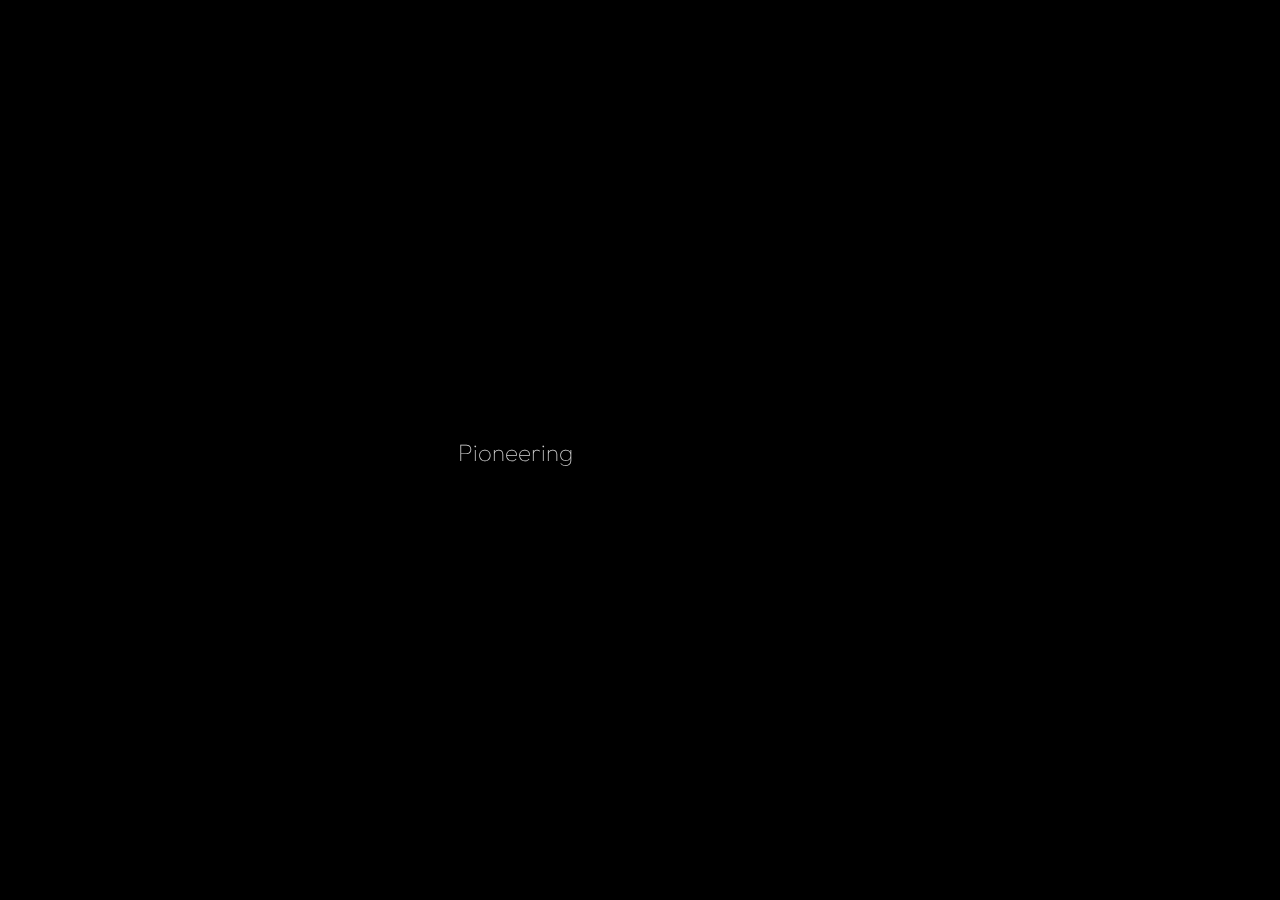
<file: home-2.html>
<!DOCTYPE html>
<html lang="zxx">

<head>

    <meta charset="UTF-8">
    <meta name="viewport" content="width=device-width, initial-scale=1.0">
    <meta http-equiv="X-UA-Compatible" content="ie=edge">

    <!-- bootstrap grid css -->
    <link rel="stylesheet" href="css/plugins/bootstrap-grid.css">
    <!-- font awesome css -->
    <link rel="stylesheet" href="css/plugins/font-awesome.min.css">
    <!-- swiper css -->
    <link rel="stylesheet" href="css/plugins/swiper.min.css">
    <!-- fancybox css -->
    <link rel="stylesheet" href="css/plugins/fancybox.min.css">
    <!-- ashley scss -->
    <link rel="stylesheet" href="css/style.css">
    <!-- page name -->
    <title>Ashley</title>

</head>

<body>

    <!-- wrapper -->
    <div class="mil-wrapper" id="top">

        <!-- cursor -->
        <div class="mil-ball">
            <span class="mil-icon-1">
                <svg viewBox="0 0 128 128">
                    <path d="M106.1,41.9c-1.2-1.2-3.1-1.2-4.2,0c-1.2,1.2-1.2,3.1,0,4.2L116.8,61H11.2l14.9-14.9c1.2-1.2,1.2-3.1,0-4.2	c-1.2-1.2-3.1-1.2-4.2,0l-20,20c-1.2,1.2-1.2,3.1,0,4.2l20,20c0.6,0.6,1.4,0.9,2.1,0.9s1.5-0.3,2.1-0.9c1.2-1.2,1.2-3.1,0-4.2	L11.2,67h105.5l-14.9,14.9c-1.2,1.2-1.2,3.1,0,4.2c0.6,0.6,1.4,0.9,2.1,0.9s1.5-0.3,2.1-0.9l20-20c1.2-1.2,1.2-3.1,0-4.2L106.1,41.9	z" />
                </svg>
            </span>
            <div class="mil-more-text">More</div>
            <div class="mil-choose-text">Сhoose</div>
        </div>
        <!-- cursor end -->

        <!-- preloader -->
        <div class="mil-preloader">
            <div class="mil-preloader-animation">
                <div class="mil-pos-abs mil-animation-1">
                    <p class="mil-h3 mil-muted mil-thin">Pioneering</p>
                    <p class="mil-h3 mil-muted">Creative</p>
                    <p class="mil-h3 mil-muted mil-thin">Excellence</p>
                </div>
                <div class="mil-pos-abs mil-animation-2">
                    <div class="mil-reveal-frame">
                        <p class="mil-reveal-box"></p>
                        <p class="mil-h3 mil-muted mil-thin">ashley.com</p>
                    </div>
                </div>
            </div>
        </div>
        <!-- preloader end -->

        <!-- scrollbar progress -->
        <div class="mil-progress-track">
            <div class="mil-progress"></div>
        </div>
        <!-- scrollbar progress end -->

        <!-- menu -->
        <div class="mil-menu-frame">
            <!-- frame clone -->
            <div class="mil-frame-top">
                <a href="home-1.html" class="mil-logo">A.</a>
                <div class="mil-menu-btn">
                    <span></span>
                </div>
            </div>
            <!-- frame clone end -->
            <div class="container">
                <div class="mil-menu-content">
                    <div class="row">
                        <div class="col-xl-5">

                            <nav class="mil-main-menu" id="swupMenu">
                                <ul>
                                    <li class="mil-has-children mil-active">
                                        <a href="#.">Homepage</a>
                                        <ul>
                                            <li><a href="home-1.html">Landing page</a></li>
                                            <li><a href="home-2.html">Personal</a></li>
                                            <li><a href="portfolio-3.html">Portfolio slider</a></li>
                                        </ul>
                                    </li>
                                    <li class="mil-has-children">
                                        <a href="#.">Portfolio</a>
                                        <ul>
                                            <li><a href="portfolio-1.html">Grid type 1</a></li>
                                            <li><a href="portfolio-2.html">Grid type 2</a></li>
                                            <li><a href="portfolio-3.html">Slider</a></li>
                                        </ul>
                                    </li>
                                    <li class="mil-has-children">
                                        <a href="#.">Services</a>
                                        <ul>
                                            <li><a href="services.html">Services List</a></li>
                                            <li><a href="service.html">Single service</a></li>
                                        </ul>
                                    </li>
                                    <li class="mil-has-children">
                                        <a href="#.">Newsletter</a>
                                        <ul>
                                            <li><a href="blog.html">Blog List</a></li>
                                            <li><a href="publication.html">Publication</a></li>
                                        </ul>
                                    </li>
                                    <li class="mil-has-children">
                                        <a href="#.">Other pages</a>
                                        <ul>
                                            <li><a href="team.html">Team</a></li>
                                            <li><a href="contact.html">Contact</a></li>
                                            <li><a href="404.html">404</a></li>
                                        </ul>
                                    </li>
                                </ul>
                            </nav>

                        </div>
                        <div class="col-xl-7">

                            <div class="mil-menu-right-frame">
                                <div class="mil-animation-in">
                                    <div class="mil-animation-frame">
                                        <div class="mil-animation mil-position-1 mil-scale" data-value-1="2" data-value-2="2"></div>
                                    </div>
                                </div>
                                <div class="mil-menu-right">
                                    <div class="row">
                                        <div class="col-lg-8 mil-mb-60">

                                            <h6 class="mil-muted mil-mb-30">Projects</h6>

                                            <ul class="mil-menu-list">
                                                <li><a href="project-1.html" class="mil-light-soft">Interior design studio</a></li>
                                                <li><a href="project-2.html" class="mil-light-soft">Home Security Camera</a></li>
                                                <li><a href="project-3.html" class="mil-light-soft">Kemia Honest Skincare</a></li>
                                                <li><a href="project-4.html" class="mil-light-soft">Cascade of Lava</a></li>
                                                <li><a href="project-5.html" class="mil-light-soft">Air Pro by Molekule</a></li>
                                                <li><a href="project-6.html" class="mil-light-soft">Tony's Chocolonely</a></li>
                                            </ul>

                                        </div>
                                        <div class="col-lg-4 mil-mb-60">

                                            <h6 class="mil-muted mil-mb-30">Useful links</h6>

                                            <ul class="mil-menu-list">
                                                <li><a href="#." class="mil-light-soft">Privacy Policy</a></li>
                                                <li><a href="#." class="mil-light-soft">Terms and conditions</a></li>
                                                <li><a href="#." class="mil-light-soft">Cookie Policy</a></li>
                                                <li><a href="#." class="mil-light-soft">Careers</a></li>
                                            </ul>

                                        </div>
                                    </div>
                                    <div class="mil-divider mil-mb-60"></div>
                                    <div class="row justify-content-between">

                                        <div class="col-lg-4 mil-mb-60">

                                            <h6 class="mil-muted mil-mb-30">Canada</h6>

                                            <p class="mil-light-soft mil-up">71 South Los Carneros Road, California <span class="mil-no-wrap">+51 174 705 812</span></p>

                                        </div>
                                        <div class="col-lg-4 mil-mb-60">

                                            <h6 class="mil-muted mil-mb-30">Germany</h6>

                                            <p class="mil-light-soft">Leehove 40, 2678 MC De Lier, Netherlands <span class="mil-no-wrap">+31 174 705 811</span></p>

                                        </div>
                                    </div>
                                </div>
                            </div>

                        </div>
                    </div>
                </div>
            </div>
        </div>
        <!-- menu -->

        <!-- curtain -->
        <div class="mil-curtain"></div>
        <!-- curtain end -->

        <!-- frame -->
        <div class="mil-frame">
            <div class="mil-frame-top">
                <a href="home-1.html" class="mil-logo">A.</a>
                <div class="mil-menu-btn">
                    <span></span>
                </div>
            </div>
            <div class="mil-frame-bottom">
                <div class="mil-current-page"></div>
                <div class="mil-back-to-top">
                    <a href="#top" class="mil-link mil-dark mil-arrow-place">
                        <span>Back to top</span>
                    </a>
                </div>
            </div>
        </div>
        <!-- frame end -->

        <!-- content -->
        <div class="mil-content">
            <div id="swupMain" class="mil-main-transition">

                <!-- banner -->
                <section class="mil-banner-personal">

                    <div class="mil-animation-frame">
                        <div class="mil-animation mil-position-4 mil-dark mil-scale" data-value-1="7" data-value-2="1.4" style="right: 25%"></div>
                    </div>

                    <div class="container">
                        <div class="mil-banner-content mil-up">

                            <div class="row align-items-center">
                                <div class="col-lg-6">
                                    <div class="mil-personal-text">
                                        <p class="mil-mb-60">Hello! My name is</p>
                                        <h1 class="mil-mb-60">Ashley <br>Goodman</h1>
                                        <div class="row justify-content-center">
                                            <div class="col-lg-8">

                                                <span class="mil-suptitle mil-suptitle-dark mil-mb-60">Passionately Creating Design Wonders: <br>Unleashing Boundless Creativity</span>

                                                <a href="services.html" class="mil-link mil-dark mil-arrow-place">
                                                    <span>More about me</span>
                                                </a>

                                            </div>
                                        </div>
                                    </div>
                                </div>
                                <div class="col-lg-6">
                                    <div class="mil-portrait-frame">
                                        <img src="img/faces/large/1.png" alt="Portrait">
                                    </div>
                                </div>
                            </div>

                            <div class="mil-banner-panel">
                                <h5>Designing a Better World Today</h5>

                                <div class="mil-right">
                                    <div class="mil-social-frame">
                                        <ul class="mil-social-icons mil-dark">
                                            <li><a href="#." target="_blank" class="social-icon"><i class="far fa-circle"></i></a></li>
                                            <li><a href="#." target="_blank" class="social-icon"><i class="far fa-circle"></i></a></li>
                                            <li><a href="#." target="_blank" class="social-icon"><i class="far fa-circle"></i></a></li>
                                            <li><a href="#." target="_blank" class="social-icon"><i class="far fa-circle"></i></a></li>
                                        </ul>
                                    </div>
                                    <a href="portfolio-3.html" class="mil-button mil-arrow-place">
                                        <span>View pOrtfolio</span>
                                    </a>
                                </div>


                            </div>

                        </div>
                    </div>

                </section>
                <!-- banner end -->

                <!-- hidden elements -->
                <div class="mil-hidden-elements">
                    <div class="mil-dodecahedron">
                        <div class="mil-pentagon">
                            <div></div>
                            <div></div>
                            <div></div>
                            <div></div>
                            <div></div>
                        </div>
                        <div class="mil-pentagon">
                            <div></div>
                            <div></div>
                            <div></div>
                            <div></div>
                            <div></div>
                        </div>
                        <div class="mil-pentagon">
                            <div></div>
                            <div></div>
                            <div></div>
                            <div></div>
                            <div></div>
                        </div>
                        <div class="mil-pentagon">
                            <div></div>
                            <div></div>
                            <div></div>
                            <div></div>
                            <div></div>
                        </div>
                        <div class="mil-pentagon">
                            <div></div>
                            <div></div>
                            <div></div>
                            <div></div>
                            <div></div>
                        </div>
                        <div class="mil-pentagon">
                            <div></div>
                            <div></div>
                            <div></div>
                            <div></div>
                            <div></div>
                        </div>
                        <div class="mil-pentagon">
                            <div></div>
                            <div></div>
                            <div></div>
                            <div></div>
                            <div></div>
                        </div>
                        <div class="mil-pentagon">
                            <div></div>
                            <div></div>
                            <div></div>
                            <div></div>
                            <div></div>
                        </div>
                        <div class="mil-pentagon">
                            <div></div>
                            <div></div>
                            <div></div>
                            <div></div>
                            <div></div>
                        </div>
                        <div class="mil-pentagon">
                            <div></div>
                            <div></div>
                            <div></div>
                            <div></div>
                            <div></div>
                        </div>
                        <div class="mil-pentagon">
                            <div></div>
                            <div></div>
                            <div></div>
                            <div></div>
                            <div></div>
                        </div>
                        <div class="mil-pentagon">
                            <div></div>
                            <div></div>
                            <div></div>
                            <div></div>
                            <div></div>
                        </div>
                    </div>

                    <svg xmlns="http://www.w3.org/2000/svg" viewBox="0 0 24 24" class="mil-arrow">
                        <path d="M 14 5.3417969 C 13.744125 5.3417969 13.487969 5.4412187 13.292969 5.6367188 L 13.207031 5.7226562 C 12.816031 6.1136563 12.816031 6.7467188 13.207031 7.1367188 L 17.070312 11 L 4 11 C 3.448 11 3 11.448 3 12 C 3 12.552 3.448 13 4 13 L 17.070312 13 L 13.207031 16.863281 C 12.816031 17.254281 12.816031 17.887344 13.207031 18.277344 L 13.292969 18.363281 C 13.683969 18.754281 14.317031 18.754281 14.707031 18.363281 L 20.363281 12.707031 C 20.754281 12.316031 20.754281 11.682969 20.363281 11.292969 L 14.707031 5.6367188 C 14.511531 5.4412187 14.255875 5.3417969 14 5.3417969 z" />
                    </svg>

                    <svg width="250" viewBox="0 0 300 1404" fill="none" xmlns="http://www.w3.org/2000/svg" class="mil-lines">
                        <path fill-rule="evenodd" clip-rule="evenodd" d="M1 892L1 941H299V892C299 809.71 232.29 743 150 743C67.7096 743 1 809.71 1 892ZM0 942H300V892C300 809.157 232.843 742 150 742C67.1573 742 0 809.157 0 892L0 942Z" class="mil-move" />
                        <path fill-rule="evenodd" clip-rule="evenodd" d="M299 146V97L1 97V146C1 228.29 67.7096 295 150 295C232.29 295 299 228.29 299 146ZM300 96L0 96V146C0 228.843 67.1573 296 150 296C232.843 296 300 228.843 300 146V96Z" class="mil-move" />
                        <path fill-rule="evenodd" clip-rule="evenodd" d="M299 1H1V1403H299V1ZM0 0V1404H300V0H0Z" />
                        <path fill-rule="evenodd" clip-rule="evenodd" d="M150 -4.37115e-08L150 1404L149 1404L149 0L150 -4.37115e-08Z" />
                        <path fill-rule="evenodd" clip-rule="evenodd" d="M150 1324C232.29 1324 299 1257.29 299 1175C299 1092.71 232.29 1026 150 1026C67.7096 1026 1 1092.71 1 1175C1 1257.29 67.7096 1324 150 1324ZM150 1325C232.843 1325 300 1257.84 300 1175C300 1092.16 232.843 1025 150 1025C67.1573 1025 0 1092.16 0 1175C0 1257.84 67.1573 1325 150 1325Z" class="mil-move" />
                        <path fill-rule="evenodd" clip-rule="evenodd" d="M300 1175H0V1174H300V1175Z" class="mil-move" />
                        <path fill-rule="evenodd" clip-rule="evenodd" d="M150 678C232.29 678 299 611.29 299 529C299 446.71 232.29 380 150 380C67.7096 380 1 446.71 1 529C1 611.29 67.7096 678 150 678ZM150 679C232.843 679 300 611.843 300 529C300 446.157 232.843 379 150 379C67.1573 379 0 446.157 0 529C0 611.843 67.1573 679 150 679Z" class="mil-move" />
                        <path fill-rule="evenodd" clip-rule="evenodd" d="M299 380H1V678H299V380ZM0 379V679H300V379H0Z" class="mil-move" />
                    </svg>
                </div>
                <!-- hidden elements end -->

            </div>
        </div>
        <!-- content -->
    </div>
    <!-- wrapper end -->

    <!-- jQuery js -->
    <script src="js/plugins/jquery.min.js"></script>
    <!-- swup js -->
    <script src="js/plugins/swup.min.js"></script>
    <!-- swiper js -->
    <script src="js/plugins/swiper.min.js"></script>
    <!-- fancybox js -->
    <script src="js/plugins/fancybox.min.js"></script>
    <!-- gsap js -->
    <script src="js/plugins/gsap.min.js"></script>
    <!-- scroll smoother -->
    <script src="js/plugins/smooth-scroll.js"></script>
    <!-- scroll trigger js -->
    <script src="js/plugins/ScrollTrigger.min.js"></script>
    <!-- scroll to js -->
    <script src="js/plugins/ScrollTo.min.js"></script>
    <!-- ashley js -->
    <script src="js/main.js"></script>

</body>

</html>
</file>
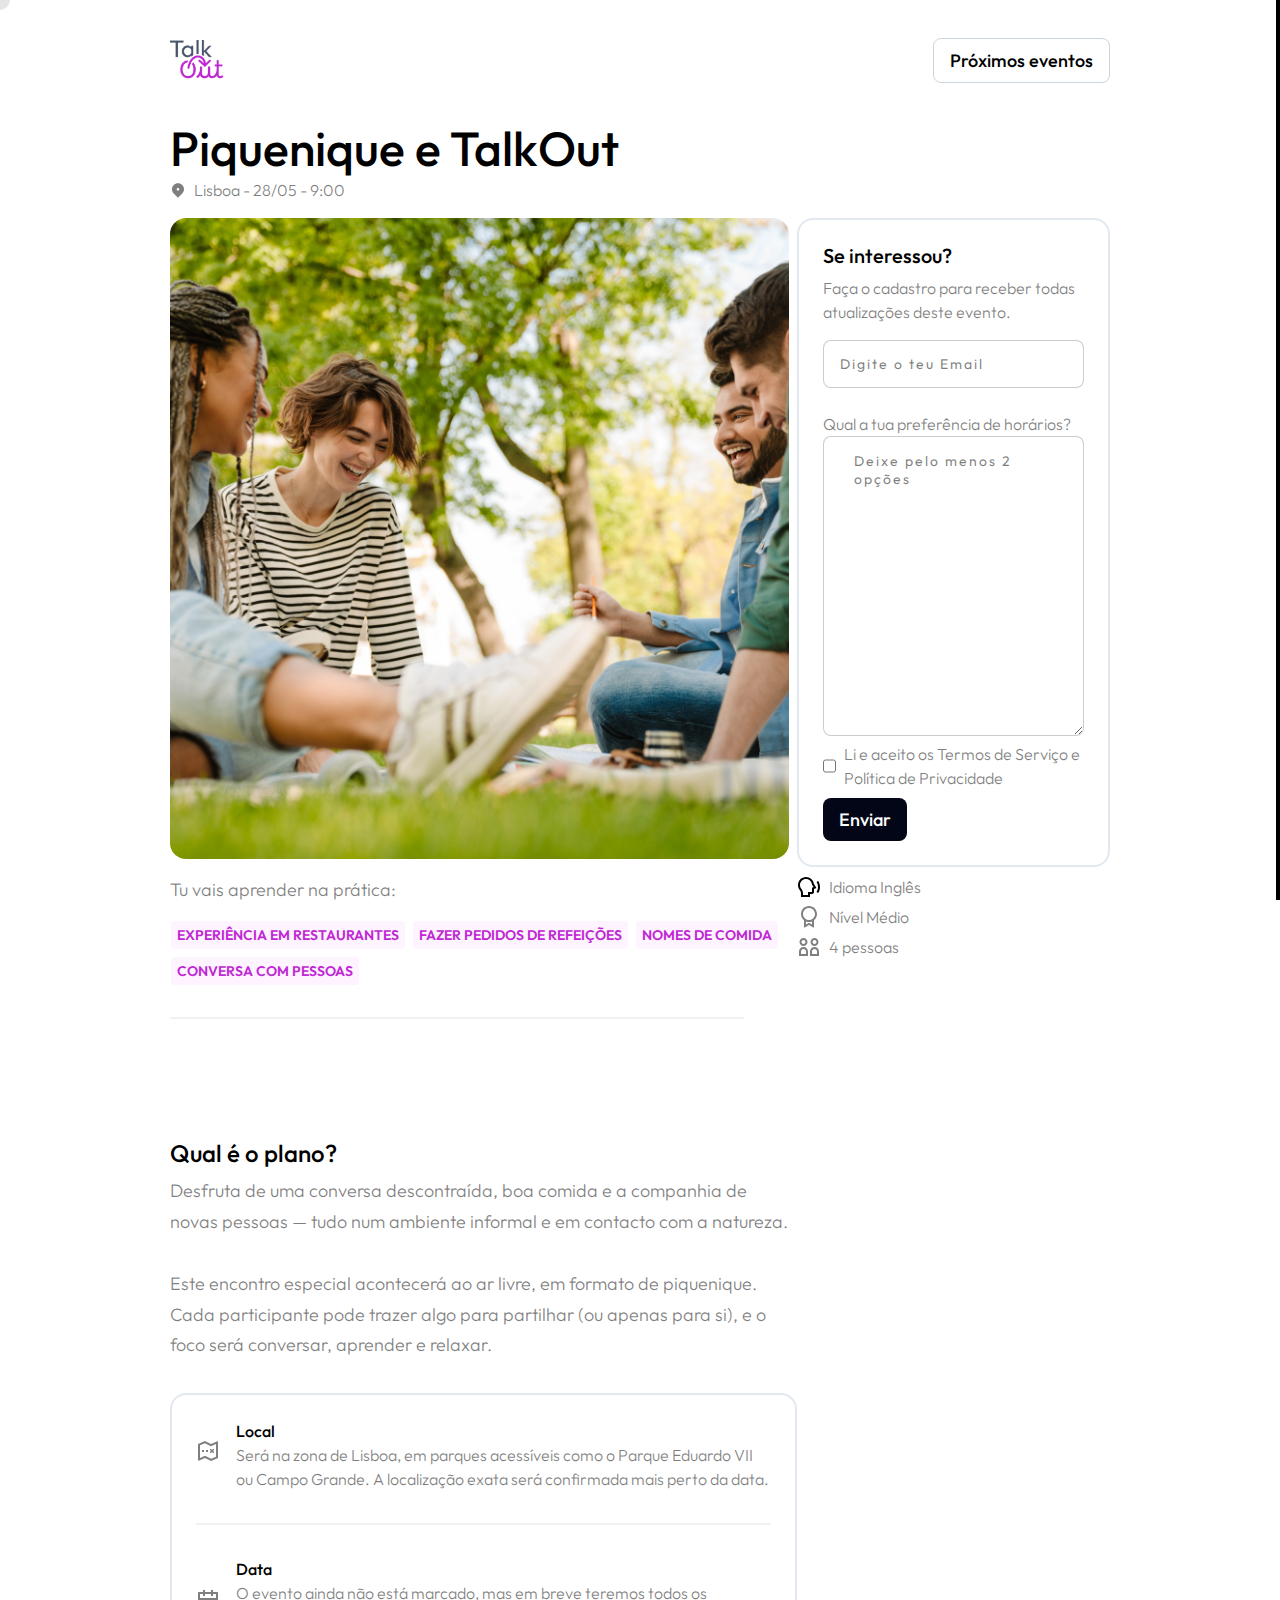
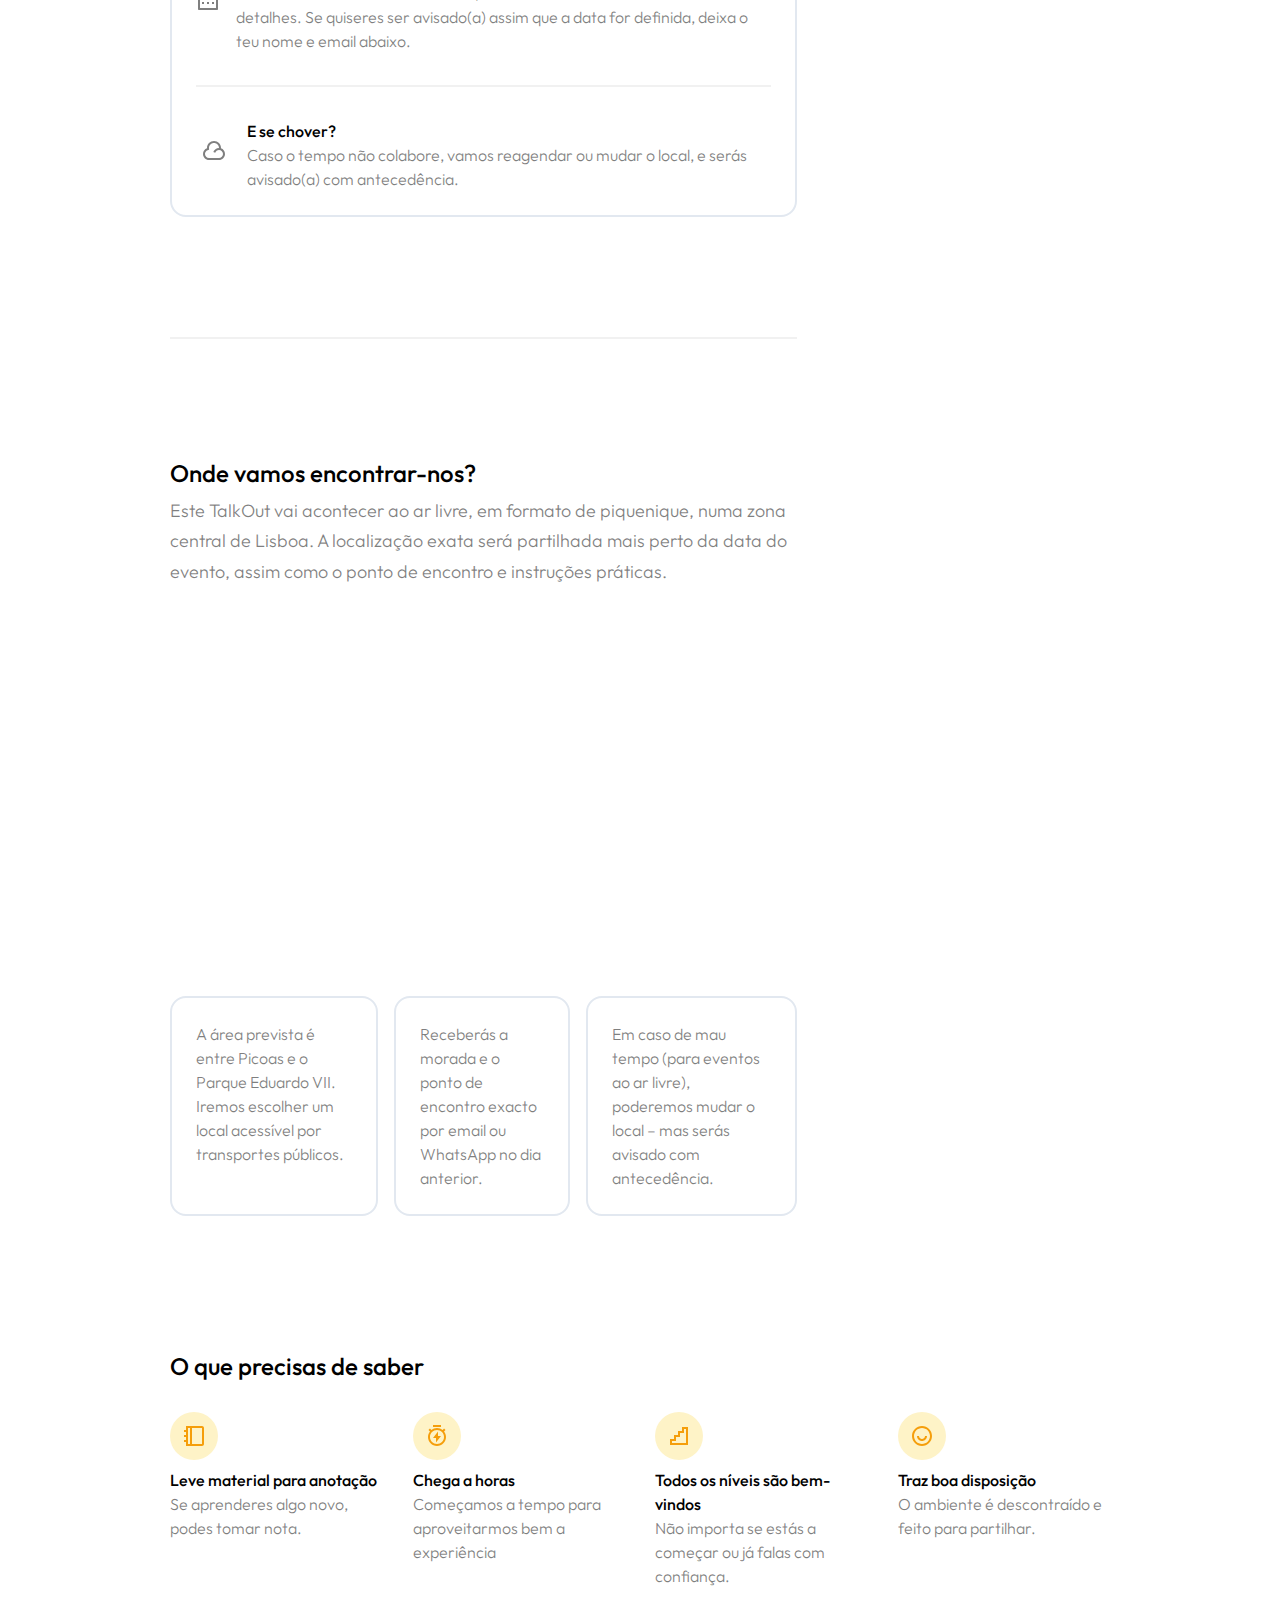
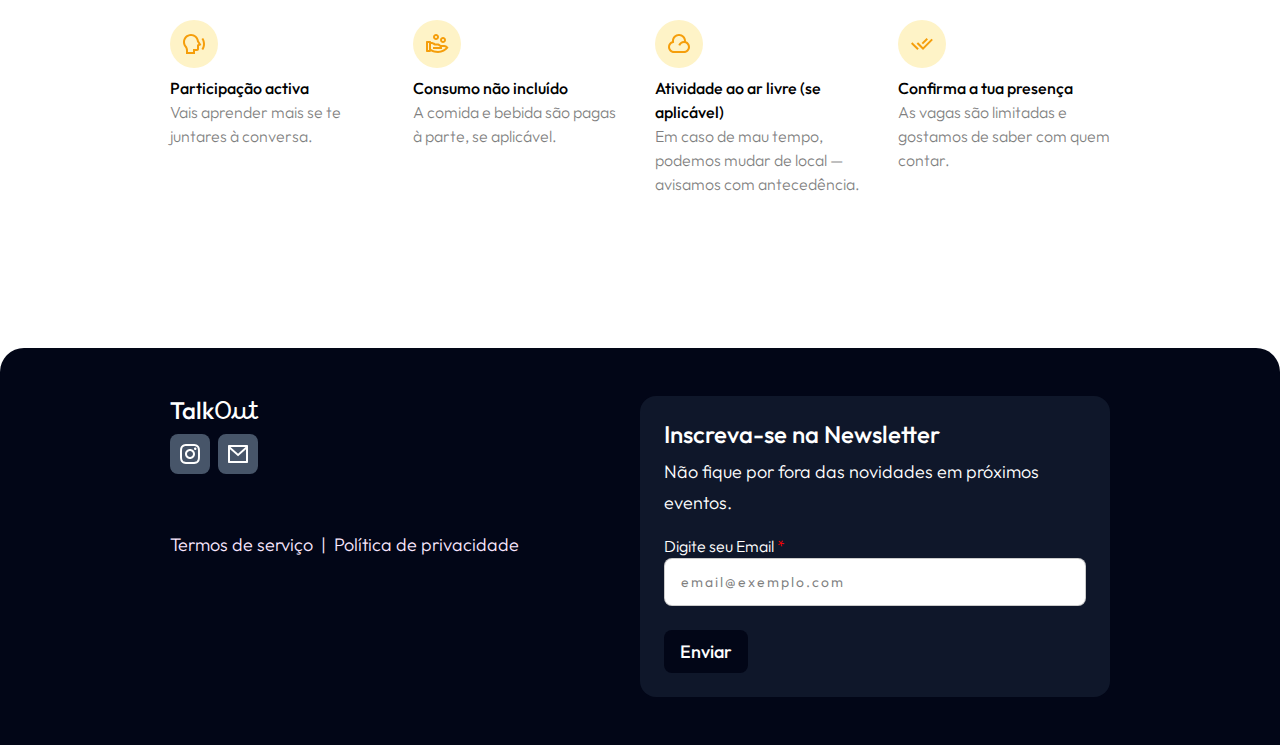
<file: piquenique-e-talkout.html>
<!DOCTYPE html>
<html lang="zxx">

<head>

    <meta charset="UTF-8">
    <meta name="viewport" content="width=device-width, initial-scale=1.0">
    <meta http-equiv="X-UA-Compatible" content="ie=edge">

    <!-- bootstrap grid css -->
    <link rel="stylesheet" href="css/plugins/bootstrap-grid.css">
    <!-- font awesome css -->
    <link rel="stylesheet" href="css/plugins/font-awesome.min.css">
    <!-- swiper css -->
    <link rel="stylesheet" href="css/plugins/swiper.min.css">
    <!-- fancybox css -->
    <link rel="stylesheet" href="css/plugins/fancybox.min.css">
    <!-- ashley scss -->
    <link rel="stylesheet" href="css/style.css">
    <!-- page name -->
    <title>Piquenique e TalkOut</title>

    <link rel="icon" type="image/png" href="img/photo/favicon.png">

</head>



<body>

    <!-- wrapper -->
    <div class="mil-wrapper" id="top">

        <!-- cursor -->
        <div class="mil-ball">
            <span class="mil-icon-1">
                <svg viewBox="0 0 128 128">
                    <path d="M106.1,41.9c-1.2-1.2-3.1-1.2-4.2,0c-1.2,1.2-1.2,3.1,0,4.2L116.8,61H11.2l14.9-14.9c1.2-1.2,1.2-3.1,0-4.2	c-1.2-1.2-3.1-1.2-4.2,0l-20,20c-1.2,1.2-1.2,3.1,0,4.2l20,20c0.6,0.6,1.4,0.9,2.1,0.9s1.5-0.3,2.1-0.9c1.2-1.2,1.2-3.1,0-4.2	L11.2,67h105.5l-14.9,14.9c-1.2,1.2-1.2,3.1,0,4.2c0.6,0.6,1.4,0.9,2.1,0.9s1.5-0.3,2.1-0.9l20-20c1.2-1.2,1.2-3.1,0-4.2L106.1,41.9	z" />
                </svg>
            </span>
            <div class="mil-more-text">More</div>
            <div class="mil-choose-text">Сhoose</div>
        </div>
        <!-- cursor end -->

        <!-- scrollbar progress -->
        <div class="mil-progress-track">
            <div class="mil-progress"></div>
        </div>
        <!-- scrollbar progress end -->

        <!-- menu -->
        <div class="mil-menu-frame">
            <!-- frame clone -->
            <div class="mil-frame-top">

            </div>
            <!-- frame clone end -->
            <div class="container">
                <div class="mil-menu-content">
                    <div class="row">
                        <div class="col-xl-5">

                            <nav class="mil-main-menu" id="swupMenu">
                                <ul>
                                    <li class="mil-has-children">
                                        <a href="#.">Homepage</a>
                                        <ul>
                                            <li><a href="home-1.html">Landing page</a></li>
                                            <li><a href="home-2.html">Personal</a></li>
                                            <li><a href="portfolio-3.html">Portfolio slider</a></li>
                                        </ul>
                                    </li>                      
                                    <li class="mil-has-children mil-active">
                                        <a href="#.">Email App Onboarding</a>
                                        <ul>
                                            <li><a href="team.html">Team</a></li>
                                            <li><a href="contact.html">Contact</a></li>
                                            <li><a href="404.html">404</a></li>
                                        </ul>
                                    </li>
                                    
                                </ul>
                            </nav>

                        </div>
                        <div class="col-xl-7">

                            <div class="mil-menu-right-frame">
                                <div class="mil-animation-in">
                                    <div class="mil-animation-frame">
                                        <div class="mil-animation mil-position-1 mil-scale" data-value-1="2" data-value-2="2"></div>
                                    </div>
                                </div>
                                <div class="mil-menu-right">
                                    <div class="row">
                                        <div class="col-lg-8 mil-mb-60">

                                            <h6 class="mil-muted mil-mb-30">Projects</h6>

                                            <ul class="mil-menu-list">
                                                <li><a href="project-1.html" class="mil-light-soft">Finbooks AI</a></li>
                                                <li><a href="project-2.html" class="mil-light-soft">Home Security Camera</a></li>
                                                <li><a href="project-3.html" class="mil-light-soft">Kemia Honest Skincare</a></li>
                                                <li><a href="project-4.html" class="mil-light-soft">Cascade of Lava</a></li>
                                                <li><a href="project-5.html" class="mil-light-soft">Air Pro by Molekule</a></li>
                                                <li><a href="project-6.html" class="mil-light-soft">Tony's Chocolonely</a></li>
                                            </ul>

                                        </div>
  
                                    </div>
                                    <div class="mil-divider mil-mb-60"></div>

                                </div>
                            </div>

                        </div>
                    </div>
                </div>
            </div>
        </div>
        <!-- menu -->

        <!-- curtain -->
        <div class="mil-curtain"></div>
        <!-- curtain end -->

        <div id="myModal" class="modal">
            <div class="modal-content">
                <span class="close">&times;</span>
                <h3 class="mil-mb-16">Guardar meu lugar</h3>

                <form action="https://formsubmit.co/info@talkout.today" method="POST" data-swup-form="true">
  
                    <!-- Optional hidden fields -->
                    <input type="hidden" name="_subject" value="Nova inscrição Piquenique e TalkOut">
                    <input type="hidden" name="_captcha" value="false">
                    <input type="hidden" name="_next" value="https://talkout.today/obrigado.html"> <!-- personalize se quiser -->

                    <!-- Nome -->
                    <label for="nome">Digite seu Nome <span style="color:red">*</span></label><br>
                    <input type="text" id="nome" name="nome" placeholder="Seu nome" required><br><br>

                    <!-- Email -->
                    <label for="email">Digite seu Email <span style="color:red">*</span></label><br>
                    <input type="email" id="email" name="email" placeholder="email@exemplo.com" required><br><br>

                    <!-- Botão -->
                    <button class="hero-card-btn" type="submit">Confirmar</button>

                </form>
            </div>
        </div>


        

        

        <!-- content -->
        <div class="mil-content">

            <div class="justify-content-between container" style="height: 120px; align-items: center; display: flex;">
                    <a href="index.html" style="cursor: pointer;">
                        <img  class="logo-40" src="img/photo/talkout-logo-light.png" alt="image">
                    </a>

                    <div class="inline-flex justify-content-center mil-gap-8" >
                                        
                        <!--<a class="btn-secondary">

                            <img src="https://flagcdn.com/w40/gb.png" alt="English" style="width: 20px; margin-right: 8px;">

                            <h5 class="">En</h5>
                        </a>-->

                        <a href="index.html" class="btn-secondary">

                            


                            <h5 class="">Próximos eventos</h5>

                                        
                        
                        </a>

                                        

                    </div>
                </div>
            <div id="swupMain" class="mil-main-transition">


                

                

                <!-- project -->
                <section class="container mil-up" style="gap: 8px;" id="hero">

                    <h2 class="col-lg-12">Piquenique e TalkOut</h2>

                    <div class="align-items-center mil-mb-16 " style="gap: 8px; display: inline-flex;">
                                    <svg xmlns="http://www.w3.org/2000/svg" width="16" height="16" viewBox="0 0 24 24" fill="currentColor"><path d="M18.364 17.364L12 23.7279L5.63604 17.364C2.12132 13.8492 2.12132 8.15076 5.63604 4.63604C9.15076 1.12132 14.8492 1.12132 18.364 4.63604C21.8787 8.15076 21.8787 13.8492 18.364 17.364ZM12 13C13.1046 13 14 12.1046 14 11C14 9.89543 13.1046 9 12 9C10.8954 9 10 9.89543 10 11C10 12.1046 10.8954 13 12 13Z"></path></svg>

                                    <p>Lisboa - 28/05 - 9:00</p>

                                </div>

                    <div class="flex-div mil-gap-8 "  >

                        <div class=" mil-mb-16" style="width: 100%;">

                            <div class="mil-image-frame mil-up">
                                <img src="img/photo/group-picnic.webp" alt="image">
                                            
                            </div>
                        </div>
                                    
                                
                                
                            

                        <div class="col-lg-4">
                                    
                            <div class="card-themes mil-mb-8">

                                <h4 class="mil-mb-8">Se interessou?</h4>
                                <p class="mil-mb-16">Faça o cadastro para receber todas atualizações deste evento.</p>


                                                    
                                    <form action="https://formsubmit.co/info@talkout.today" method="POST">
  
                                        <!-- Optional hidden fields -->
                                        <input type="hidden" name="_subject" value="Nova resposta do formulário">
                                        <input type="hidden" name="_captcha" value="false">
                                        <input type="hidden" name="_next" value="https://talkout.today/obrigado.html"> <!-- personalize se quiser -->

                                        
                                        <!-- Email -->
                                        
                                        <input type="email" id="email" name="email" placeholder="Digite o teu Email" required><br><br>


                                        <label for="mensagem">Qual a tua preferência de horários?</label><br>
                                        <textarea id="mensagem" name="mensagem" rows="2" placeholder="Deixe pelo menos 2 opções"></textarea>

                                        <div style="display: flex; align-items: center; gap: 8px; margin-bottom: 8px;">
                                            <input type="checkbox" id="aceito" name="aceito" required style="width:16px; height:16px; margin:0;">
                                            <label for="aceito" style="margin:0;">
                                                Li e aceito os <a href="termos-de-servico.html" target="_blank" rel="noopener noreferrer">Termos de Serviço e Política de Privacidade</a>
                                            </label>
                                        </div>

                                        <!-- Botão -->
                                        <button class="hero-card-btn" type="submit"><h5>Enviar</h5></button>

                                    </form>
                                     

                                


                                
                            </div>
                        </div>
                    </div>


                </section>
                

                

                <section class="container" id="content">

                    <div class="col-lg-12 flex-div  justify-content-between ">

                        <div class=" mil-gap-8" style="width: 100%;">
                                

                                <p class="mil-text-lg">Tu vais aprender na prática:</p>

                                <div class="row mil-gap-8" style="padding: 16px;">
                                
                                
                                    <p class="mil-badge">Experiência em restaurantes</p>
                                
                                    <p class="mil-badge">Fazer pedidos de refeições</p>
                                
                                    <p class="mil-badge">Nomes de comida</p>
                                
                                    <p class="mil-badge">Conversa com pessoas</p>
                                

                                </div>

                                <hr class="col-lg-11 col-md-11" style="margin-top: 16px; border: 1px solid #f1f1f1;" id="anchor1">


                        </div>

                        <div class="col-lg-4 mil-md-4 card-highlight">
                                

                            <div class="inline-flex" style="gap: 8px; width: 100%;">
                                    <svg xmlns="http://www.w3.org/2000/svg" width="24" height="24" viewBox="0 0 24 24" fill="black"><path d="M16.9337 8.96494C16.426 5.03562 13.0675 2 9 2 4.58172 2 1 5.58172 1 10 1 11.8924 1.65707 13.6313 2.7555 15.0011 3.56351 16.0087 4.00033 17.1252 4.00025 18.3061L4 22H13L13.001 19H15C16.1046 19 17 18.1046 17 17V14.071L18.9593 13.2317C19.3025 13.0847 19.3324 12.7367 19.1842 12.5037L16.9337 8.96494ZM3 10C3 6.68629 5.68629 4 9 4 12.0243 4 14.5665 6.25141 14.9501 9.22118L15.0072 9.66262 16.5497 12.0881 15 12.7519V17H11.0017L11.0007 20H6.00013L6.00025 18.3063C6.00036 16.6672 5.40965 15.114 4.31578 13.7499 3.46818 12.6929 3 11.3849 3 10ZM21.1535 18.1024 19.4893 16.9929C20.4436 15.5642 21 13.8471 21 12.0001 21 10.153 20.4436 8.4359 19.4893 7.00722L21.1535 5.89771C22.32 7.64386 23 9.74254 23 12.0001 23 14.2576 22.32 16.3562 21.1535 18.1024Z"></path></svg>

                                    <p>Idioma Inglês</p>

                                </div>

                                <div class="inline-flex" style="gap: 8px; width: 100%;">
                                    <svg xmlns="http://www.w3.org/2000/svg" width="24" height="24" viewBox="0 0 24 24" fill="currentColor"><path d="M17 15.2454V22.1169C17 22.393 16.7761 22.617 16.5 22.617C16.4094 22.617 16.3205 22.5923 16.2428 22.5457L12 20L7.75725 22.5457C7.52046 22.6877 7.21333 22.6109 7.07125 22.3742C7.02463 22.2964 7 22.2075 7 22.1169V15.2454C5.17107 13.7793 4 11.5264 4 9C4 4.58172 7.58172 1 12 1C16.4183 1 20 4.58172 20 9C20 11.5264 18.8289 13.7793 17 15.2454ZM9 16.4185V19.4676L12 17.6676L15 19.4676V16.4185C14.0736 16.7935 13.0609 17 12 17C10.9391 17 9.92643 16.7935 9 16.4185ZM12 15C15.3137 15 18 12.3137 18 9C18 5.68629 15.3137 3 12 3C8.68629 3 6 5.68629 6 9C6 12.3137 8.68629 15 12 15Z"></path></svg>

                                    <p>Nível Médio</p>

                                </div>

                                <div class="inline-flex" style="gap: 8px; width: 100%;">
                                    <svg xmlns="http://www.w3.org/2000/svg" width="24" height="24" viewBox="0 0 24 24"  fill="currentColor"><path d="M8.5 7C8.5 8.10457 7.60457 9 6.5 9C5.39543 9 4.5 8.10457 4.5 7C4.5 5.89543 5.39543 5 6.5 5C7.60457 5 8.5 5.89543 8.5 7ZM2.5 7C2.5 9.20914 4.29086 11 6.5 11C8.70914 11 10.5 9.20914 10.5 7C10.5 4.79086 8.70914 3 6.5 3C4.29086 3 2.5 4.79086 2.5 7ZM9 16.5C9 15.1193 7.88071 14 6.5 14C5.11929 14 4 15.1193 4 16.5V19H9V16.5ZM11 21H2V16.5C2 14.0147 4.01472 12 6.5 12C8.98528 12 11 14.0147 11 16.5V21ZM19.5 7C19.5 8.10457 18.6046 9 17.5 9C16.3954 9 15.5 8.10457 15.5 7C15.5 5.89543 16.3954 5 17.5 5C18.6046 5 19.5 5.89543 19.5 7ZM13.5 7C13.5 9.20914 15.2909 11 17.5 11C19.7091 11 21.5 9.20914 21.5 7C21.5 4.79086 19.7091 3 17.5 3C15.2909 3 13.5 4.79086 13.5 7ZM20 16.5C20 15.1193 18.8807 14 17.5 14C16.1193 14 15 15.1193 15 16.5V19H20V16.5ZM13 19V16.5C13 14.0147 15.0147 12 17.5 12C19.9853 12 22 14.0147 22 16.5V21H13V19Z"></path></svg>

                                    <p>4 pessoas</p>

                                </div>


                        </div>

                    </div>


                    <div class="col-lg-8">

                        

                        

                        <div class="mil-p-120-120">

                            <h3 class="mil-mb-8">Qual é o plano?</h3>
                            

                            <p class="mil-mb-30 mil-text-lg">
                            Desfruta de uma conversa descontraída, boa comida e a companhia de novas pessoas — tudo num ambiente informal e em contacto com a natureza.
                            </p>
                            
                            
                            <p class="mil-mb-30 mil-text-lg">Este encontro especial acontecerá ao ar livre, em formato de piquenique. Cada participante pode trazer algo para partilhar (ou apenas para si), e o foco será conversar, aprender e relaxar.
                            </p>

                            

                            

                            <div class="col-lg-12 col-md-10 card-themes">


                                <div class="inline-flex  align-items-center  mil-gap-16 ">

                                    <div class="icon-48">
                                        
                                        <svg xmlns="http://www.w3.org/2000/svg" width="24" height="24" viewBox="0 0 24 24" fill="currentColor"><path d="M14.9352 7.20369L8.93524 4.20369L4 6.31879V18.9669L9.06476 16.7963L15.0648 19.7963L20 17.6812V5.03308L14.9352 7.20369ZM2 5L9 2L15 5L21.303 2.2987C21.5569 2.18992 21.8508 2.30749 21.9596 2.56131C21.9862 2.62355 22 2.69056 22 2.75827V19L15 22L9 19L2.69696 21.7013C2.44314 21.8101 2.14921 21.6925 2.04043 21.4387C2.01375 21.3765 2 21.3094 2 21.2417V5ZM6 11H8V13H6V11ZM10 11H12V13H10V11ZM15.9981 10.9374L17.2355 9.7L18.2962 10.7607L17.0588 11.9981L18.2962 13.2355L17.2355 14.2962L15.9981 13.0588L14.7607 14.2962L13.7 13.2355L14.9374 11.9981L13.7 10.7607L14.7607 9.7L15.9981 10.9374Z"></path></svg>
                                    </div>

                                    <div>
                                            <h5>Local</h5>
                                            <p>Será na zona de Lisboa, em parques acessíveis como o Parque Eduardo VII ou Campo Grande. A localização exata será confirmada mais perto da data.</p>
                                                
                                            
                                    </div>

                                </div>

                                <hr  style="margin-top: 32px; margin-bottom: 32px; border: 1px solid #f1f1f1;" id="anchor1">

                                <div class="inline-flex align-items-center mil-gap-16 align-items-start">

                                    <div class="icon-48">
                                        
                                        
                                        <svg xmlns="http://www.w3.org/2000/svg" width="24" height="24"  viewBox="0 0 24 24" fill="currentColor"><path d="M9 1V3H15V1H17V3H21C21.5523 3 22 3.44772 22 4V20C22 20.5523 21.5523 21 21 21H3C2.44772 21 2 20.5523 2 20V4C2 3.44772 2.44772 3 3 3H7V1H9ZM20 11H4V19H20V11ZM8 13V15H6V13H8ZM13 13V15H11V13H13ZM18 13V15H16V13H18ZM7 5H4V9H20V5H17V7H15V5H9V7H7V5Z"></path></svg>
                                    </div>

                                    <div >
                                        <h5>Data</h5>
                                        <p>O evento ainda não está marcado, mas em breve teremos todos os detalhes. Se quiseres ser avisado(a) assim que a data for definida, deixa o teu nome e email abaixo.</p>
                                                
                                            
                                    </div>

                                </div>

                                <hr  style="margin-top: 32px; margin-bottom: 32px; border: 1px solid #f1f1f1;" id="anchor1">

                                <div class="inline-flex align-items-center mil-gap-16 align-items-start">

                                    <div class="icon-48">
                                        
                                        
                                        <svg xmlns="http://www.w3.org/2000/svg" height="24" widht="24" viewBox="0 0 24 24" fill="currentColor"><path d="M12 2C15.866 2 19 5.13401 19 9C19 9.11351 18.9973 9.22639 18.992 9.33857C21.3265 10.16 23 12.3846 23 15C23 18.3137 20.3137 21 17 21H7C3.68629 21 1 18.3137 1 15C1 12.3846 2.67346 10.16 5.00804 9.33857C5.0027 9.22639 5 9.11351 5 9C5 5.13401 8.13401 2 12 2ZM12 4C9.23858 4 7 6.23858 7 9C7 9.08147 7.00193 9.16263 7.00578 9.24344L7.07662 10.7309L5.67183 11.2252C4.0844 11.7837 3 13.2889 3 15C3 17.2091 4.79086 19 7 19H17C19.2091 19 21 17.2091 21 15C21 12.79 19.21 11 17 11C15.233 11 13.7337 12.1457 13.2042 13.7347L11.3064 13.1021C12.1005 10.7185 14.35 9 17 9C17 6.23858 14.7614 4 12 4Z"></path></svg>
                                    </div>

                                    <div >
                                        <h5>E se chover?</h5>
                                        <p>Caso o tempo não colabore, vamos reagendar ou mudar o local, e serás avisado(a) com antecedência.</p>
                                                
                                            
                                    </div>

                                </div>

                                

                            </div>

                        </div>

                        <hr style="border: 1px solid #f1f1f1;" id="anchor1">

                        <div class="mil-p-120-120">

                                
                                
                            <h3 class="mil-mb-8">Onde vamos encontrar-nos?</h3>
                            <p class="mil-mb-30 mil-text-lg">Este TalkOut vai acontecer ao ar livre, em formato de piquenique, numa zona central de Lisboa.

                            A localização exata será partilhada mais perto da data do evento, assim como o ponto de encontro e instruções práticas.</p>
                            

                            

                            <div class="mil-image-frame mil-up mil-mb-16 ">
                                <img src="img/photo/location.png" alt="image">
                                <a data-fancybox="gallery" href="img/photo/location.png" class="mil-zoom-btn">
                                    <img src="img/icons/expand.svg" alt="expand">
                                </a>
                                        
                            </div>


                            <div class=" flex-div mil-gap-16">

                                <p class="card-themes  mil-mb-16">A área prevista é entre Picoas e o Parque Eduardo VII. Iremos escolher um local acessível por transportes públicos.</p>

                                <p class="card-themes mil-mb-16">Receberás a morada e o ponto de encontro exacto por email ou WhatsApp no dia anterior.</p>

                                <p class="card-themes  mil-mb-16">Em caso de mau tempo (para eventos ao ar livre), poderemos mudar o local – mas serás avisado com antecedência.</p>

                            
                            </div>
                                
                        </div>


                </section>
                <!-- project end -->

                <!-- call to action -->
                <section class="container mil-mb-120">

                    <div class="row justify-content-between">
                        <div class="col-lg-5">
                            <h3 class="mil-mb-30">O que precisas de saber</h3>
                        </div>
                        
                    </div>

                    <div class="row ">

                        <div class="mil-mb-30 col-lg-3 d-block" style="gap: 8px;">

                            <div class="icon-circle-yellow mil-mb-8">
                                <svg xmlns="http://www.w3.org/2000/svg" height="24" width="24" viewBox="0 0 24 24" fill="currentColor"><path d="M20.0049 2C21.1068 2 22 2.89821 22 3.9908V20.0092C22 21.1087 21.1074 22 20.0049 22H4V18H2V16H4V13H2V11H4V8H2V6H4V2H20.0049ZM8 4H6V20H8V4ZM20 4H10V20H20V4Z"></path></svg>
                            </div>

                            <div>
                                <h5>Leve material para anotação</h5>
                                <p>Se aprenderes algo novo, podes tomar nota.</p>
                                                    
                                                
                            </div>
                            
                        </div>

                        <div class="align-items-center mil-mb-30 col-lg-3" style="gap: 8px;">

                            <div class="icon-circle-yellow mil-mb-8">
                                
                                <svg xmlns="http://www.w3.org/2000/svg" width="24" height="24" viewBox="0 0 24 24" fill="currentColor"><path d="M6.38231 5.9681C7.92199 4.73647 9.87499 4 12 4C14.125 4 16.078 4.73647 17.6177 5.9681L19.0711 4.51472L20.4853 5.92893L19.0319 7.38231C20.2635 8.92199 21 10.875 21 13C21 17.9706 16.9706 22 12 22C7.02944 22 3 17.9706 3 13C3 10.875 3.73647 8.92199 4.9681 7.38231L3.51472 5.92893L4.92893 4.51472L6.38231 5.9681ZM12 20C15.866 20 19 16.866 19 13C19 9.13401 15.866 6 12 6C8.13401 6 5 9.13401 5 13C5 16.866 8.13401 20 12 20ZM13 12H16L11 18.5V14H8L13 7.4952V12ZM8 1H16V3H8V1Z"></path></svg>
                            </div>

                            

                            <div>
                                <h5>Chega a horas</h5>
                                <p>Começamos a tempo para aproveitarmos bem a experiência</p>
                                                    
                                                
                            </div>
                            
                        </div>

                        <div class="align-items-center mil-mb-30 col-lg-3" style="gap: 8px;">

                            <div class="icon-circle-yellow mil-mb-8">
                                
                                <svg xmlns="http://www.w3.org/2000/svg" width="24" height="24" viewBox="0 0 24 24" fill="currentColor"><path d="M15 3H21V21H3V15H7V11H11V7H15V3ZM17 5V9H13V13H9V17H5V19H19V5H17Z"></path></svg>
                            </div>

                            <div>
                                <h5>Todos os níveis são bem-vindos</h5>
                                <p>Não importa se estás a começar ou já falas com confiança.</p>
                                                    
                                                
                            </div>
                            
                        </div>

                        <div class="align-items-center mil-mb-30 col-lg-3" style="gap: 8px;">

                            <div class="icon-circle-yellow mil-mb-8">
                                
                                <svg xmlns="http://www.w3.org/2000/svg" width="24" height="24" viewBox="0 0 24 24" fill="currentColor"><path d="M12 22C6.47715 22 2 17.5228 2 12C2 6.47715 6.47715 2 12 2C17.5228 2 22 6.47715 22 12C22 17.5228 17.5228 22 12 22ZM12 20C16.4183 20 20 16.4183 20 12C20 7.58172 16.4183 4 12 4C7.58172 4 4 7.58172 4 12C4 16.4183 7.58172 20 12 20ZM7 12H9C9 13.6569 10.3431 15 12 15C13.6569 15 15 13.6569 15 12H17C17 14.7614 14.7614 17 12 17C9.23858 17 7 14.7614 7 12Z"></path></svg>
                            </div>

                            <div>
                                <h5>Traz boa disposição</h5>
                                <p>O ambiente é descontraído e feito para partilhar.</p>
                                                    
                                                
                            </div>
                            
                        </div>

                        <div class="align-items-center mil-mb-30 col-lg-3" style="gap: 8px;">

                            <div class="icon-circle-yellow mil-mb-8">
                                <svg xmlns="http://www.w3.org/2000/svg" width="24" height="24" viewBox="0 0 24 24" fill="black"><path d="M16.9337 8.96494C16.426 5.03562 13.0675 2 9 2 4.58172 2 1 5.58172 1 10 1 11.8924 1.65707 13.6313 2.7555 15.0011 3.56351 16.0087 4.00033 17.1252 4.00025 18.3061L4 22H13L13.001 19H15C16.1046 19 17 18.1046 17 17V14.071L18.9593 13.2317C19.3025 13.0847 19.3324 12.7367 19.1842 12.5037L16.9337 8.96494ZM3 10C3 6.68629 5.68629 4 9 4 12.0243 4 14.5665 6.25141 14.9501 9.22118L15.0072 9.66262 16.5497 12.0881 15 12.7519V17H11.0017L11.0007 20H6.00013L6.00025 18.3063C6.00036 16.6672 5.40965 15.114 4.31578 13.7499 3.46818 12.6929 3 11.3849 3 10ZM21.1535 18.1024 19.4893 16.9929C20.4436 15.5642 21 13.8471 21 12.0001 21 10.153 20.4436 8.4359 19.4893 7.00722L21.1535 5.89771C22.32 7.64386 23 9.74254 23 12.0001 23 14.2576 22.32 16.3562 21.1535 18.1024Z"></path></svg>
                            </div>

                            <div>
                                <h5>Participação activa</h5>
                                <p>Vais aprender mais se te juntares à conversa.</p>
                                                    
                                                
                            </div>
                            
                        </div>

                        <div class="align-items-center mil-mb-30 col-lg-3" style="gap: 8px;">

                            <div class="icon-circle-yellow mil-mb-8">
                                
                                <svg xmlns="http://www.w3.org/2000/svg" width="24" height="24" viewBox="0 0 24 24" fill="currentColor"><path d="M5.00488 9.00281C5.55717 9.00281 6.00488 9.45052 6.00488 10.0028C7.63965 10.0028 9.14352 10.5632 10.3349 11.5023L12.5049 11.5028C13.8375 11.5028 15.0348 12.0821 15.8588 13.0025L19.0049 13.0028C20.9972 13.0028 22.7173 14.1681 23.521 15.8542C21.1562 18.9748 17.3268 21.0028 13.0049 21.0028C10.2142 21.0028 7.85466 20.3996 5.944 19.3449C5.80557 19.7284 5.43727 20.0028 5.00488 20.0028H2.00488C1.4526 20.0028 1.00488 19.5551 1.00488 19.0028V10.0028C1.00488 9.45052 1.4526 9.00281 2.00488 9.00281H5.00488ZM6.00589 12.0028L6.00488 17.0248L6.05024 17.0573C7.84406 18.3177 10.183 19.0028 13.0049 19.0028C16.0089 19.0028 18.8035 17.8472 20.84 15.8734L20.9729 15.7398L20.8537 15.6394C20.3897 15.2764 19.8205 15.0512 19.2099 15.0097L19.0049 15.0028L16.8934 15.0028C16.9664 15.3244 17.0049 15.6591 17.0049 16.0028V17.0028H8.00488V15.0028L14.7949 15.0018L14.7605 14.9233C14.38 14.1297 13.593 13.5681 12.6693 13.5081L12.5049 13.5028L9.57547 13.5027C8.66823 12.5773 7.40412 12.0031 6.00589 12.0028ZM4.00488 11.0028H3.00488V18.0028H4.00488V11.0028ZM18.0049 5.00281C19.6617 5.00281 21.0049 6.34595 21.0049 8.00281C21.0049 9.65966 19.6617 11.0028 18.0049 11.0028C16.348 11.0028 15.0049 9.65966 15.0049 8.00281C15.0049 6.34595 16.348 5.00281 18.0049 5.00281ZM18.0049 7.00281C17.4526 7.00281 17.0049 7.45052 17.0049 8.00281C17.0049 8.55509 17.4526 9.00281 18.0049 9.00281C18.5572 9.00281 19.0049 8.55509 19.0049 8.00281C19.0049 7.45052 18.5572 7.00281 18.0049 7.00281ZM11.0049 2.00281C12.6617 2.00281 14.0049 3.34595 14.0049 5.00281C14.0049 6.65966 12.6617 8.00281 11.0049 8.00281C9.34803 8.00281 8.00488 6.65966 8.00488 5.00281C8.00488 3.34595 9.34803 2.00281 11.0049 2.00281ZM11.0049 4.00281C10.4526 4.00281 10.0049 4.45052 10.0049 5.00281C10.0049 5.55509 10.4526 6.00281 11.0049 6.00281C11.5572 6.00281 12.0049 5.55509 12.0049 5.00281C12.0049 4.45052 11.5572 4.00281 11.0049 4.00281Z"></path></svg>
                            </div>

                            <div>
                                <h5>Consumo não incluído</h5>
                                <p>A comida e bebida são pagas à parte, se aplicável.</p>
                                                    
                                                
                            </div>
                            
                        </div>

                        <div class="align-items-center mil-mb-30 col-lg-3" style="gap: 8px;">

                            <div class="icon-circle-yellow mil-mb-8">
                                
                                <svg xmlns="http://www.w3.org/2000/svg" width="24" height="24"  viewBox="0 0 24 24" fill="currentColor"><path d="M12 2C15.866 2 19 5.13401 19 9C19 9.11351 18.9973 9.22639 18.992 9.33857C21.3265 10.16 23 12.3846 23 15C23 18.3137 20.3137 21 17 21H7C3.68629 21 1 18.3137 1 15C1 12.3846 2.67346 10.16 5.00804 9.33857C5.0027 9.22639 5 9.11351 5 9C5 5.13401 8.13401 2 12 2ZM12 4C9.23858 4 7 6.23858 7 9C7 9.08147 7.00193 9.16263 7.00578 9.24344L7.07662 10.7309L5.67183 11.2252C4.0844 11.7837 3 13.2889 3 15C3 17.2091 4.79086 19 7 19H17C19.2091 19 21 17.2091 21 15C21 12.79 19.21 11 17 11C15.233 11 13.7337 12.1457 13.2042 13.7347L11.3064 13.1021C12.1005 10.7185 14.35 9 17 9C17 6.23858 14.7614 4 12 4Z"></path></svg>
                            </div>

                            <div>
                                <h5>Atividade ao ar livre (se aplicável)</h5>
                                <p>Em caso de mau tempo, podemos mudar de local — avisamos com antecedência.</p>
                                                    
                                                
                            </div>
                            
                        </div>

                        <div class="align-items-center mil-mb-30 col-lg-3" style="gap: 8px;">

                            <div class="icon-circle-yellow mil-mb-8">
                               
                                <svg xmlns="http://www.w3.org/2000/svg" width="24" height="24" viewBox="0 0 24 24" fill="currentColor"><path d="M11.602 13.7599L13.014 15.1719L21.4795 6.7063L22.8938 8.12051L13.014 18.0003L6.65 11.6363L8.06421 10.2221L10.189 12.3469L11.6025 13.7594L11.602 13.7599ZM11.6037 10.9322L16.5563 5.97949L17.9666 7.38977L13.014 12.3424L11.6037 10.9322ZM8.77698 16.5873L7.36396 18.0003L1 11.6363L2.41421 10.2221L3.82723 11.6352L3.82604 11.6363L8.77698 16.5873Z"></path></svg>
                            </div>

                            <div>
                                <h5>Confirma a tua presença</h5>
                                <p>As vagas são limitadas e gostamos de saber com quem contar.</p>
                                                    
                                                
                            </div>
                            
                        </div>

                    </div>

                    
                </section>
                <!-- call to action end -->

                

            </div>
           <footer id="footer" class="footer-content" >

                            <div class="container flex-div">

                            <div class=" col-lg-6 justify-content-between align-items-center">

                                
                                    <h3 style="color: #fff;">Talk<span class="curved-text-sm">Out</span></h3>

                                
                                <div class="row align-items-center mil-gap-8 mil-mb-30">
                                
                                    

                                    <div class="mil-vert-between">
                                        <div class="mil-mb-20">
                                            <ul class="mil-social-icons">
                                                        
                                                    
                                                <li><a href="https://www.linkedin.com/in/leonardodenega/" target="https://www.linkedin.com/in/leonardodenega/" aria-label="Instagram" class="social-icon"> 
                                                    <svg xmlns="http://www.w3.org/2000/svg" width="24" height="24" viewBox="0 0 24 24" fill="currentColor"><path d="M12.001 9C10.3436 9 9.00098 10.3431 9.00098 12C9.00098 13.6573 10.3441 15 12.001 15C13.6583 15 15.001 13.6569 15.001 12C15.001 10.3427 13.6579 9 12.001 9ZM12.001 7C14.7614 7 17.001 9.2371 17.001 12C17.001 14.7605 14.7639 17 12.001 17C9.24051 17 7.00098 14.7629 7.00098 12C7.00098 9.23953 9.23808 7 12.001 7ZM18.501 6.74915C18.501 7.43926 17.9402 7.99917 17.251 7.99917C16.5609 7.99917 16.001 7.4384 16.001 6.74915C16.001 6.0599 16.5617 5.5 17.251 5.5C17.9393 5.49913 18.501 6.0599 18.501 6.74915ZM12.001 4C9.5265 4 9.12318 4.00655 7.97227 4.0578C7.18815 4.09461 6.66253 4.20007 6.17416 4.38967C5.74016 4.55799 5.42709 4.75898 5.09352 5.09255C4.75867 5.4274 4.55804 5.73963 4.3904 6.17383C4.20036 6.66332 4.09493 7.18811 4.05878 7.97115C4.00703 9.0752 4.00098 9.46105 4.00098 12C4.00098 14.4745 4.00753 14.8778 4.05877 16.0286C4.0956 16.8124 4.2012 17.3388 4.39034 17.826C4.5591 18.2606 4.7605 18.5744 5.09246 18.9064C5.42863 19.2421 5.74179 19.4434 6.17187 19.6094C6.66619 19.8005 7.19148 19.9061 7.97212 19.9422C9.07618 19.9939 9.46203 20 12.001 20C14.4755 20 14.8788 19.9934 16.0296 19.9422C16.8117 19.9055 17.3385 19.7996 17.827 19.6106C18.2604 19.4423 18.5752 19.2402 18.9074 18.9085C19.2436 18.5718 19.4445 18.2594 19.6107 17.8283C19.8013 17.3358 19.9071 16.8098 19.9432 16.0289C19.9949 14.9248 20.001 14.5389 20.001 12C20.001 9.52552 19.9944 9.12221 19.9432 7.97137C19.9064 7.18906 19.8005 6.66149 19.6113 6.17318C19.4434 5.74038 19.2417 5.42635 18.9084 5.09255C18.573 4.75715 18.2616 4.55693 17.8271 4.38942C17.338 4.19954 16.8124 4.09396 16.0298 4.05781C14.9258 4.00605 14.5399 4 12.001 4ZM12.001 2C14.7176 2 15.0568 2.01 16.1235 2.06C17.1876 2.10917 17.9135 2.2775 18.551 2.525C19.2101 2.77917 19.7668 3.1225 20.3226 3.67833C20.8776 4.23417 21.221 4.7925 21.476 5.45C21.7226 6.08667 21.891 6.81333 21.941 7.8775C21.9885 8.94417 22.001 9.28333 22.001 12C22.001 14.7167 21.991 15.0558 21.941 16.1225C21.8918 17.1867 21.7226 17.9125 21.476 18.55C21.2218 19.2092 20.8776 19.7658 20.3226 20.3217C19.7668 20.8767 19.2076 21.22 18.551 21.475C17.9135 21.7217 17.1876 21.89 16.1235 21.94C15.0568 21.9875 14.7176 22 12.001 22C9.28431 22 8.94514 21.99 7.87848 21.94C6.81431 21.8908 6.08931 21.7217 5.45098 21.475C4.79264 21.2208 4.23514 20.8767 3.67931 20.3217C3.12348 19.7658 2.78098 19.2067 2.52598 18.55C2.27848 17.9125 2.11098 17.1867 2.06098 16.1225C2.01348 15.0558 2.00098 14.7167 2.00098 12C2.00098 9.28333 2.01098 8.94417 2.06098 7.8775C2.11014 6.8125 2.27848 6.0875 2.52598 5.45C2.78014 4.79167 3.12348 4.23417 3.67931 3.67833C4.23514 3.1225 4.79348 2.78 5.45098 2.525C6.08848 2.2775 6.81348 2.11 7.87848 2.06C8.94514 2.0125 9.28431 2 12.001 2Z"></path></svg>
                                                                        
                                                </a>
                                                </li>
                                                <li>
                                                    <a onclick="window.location.href='mailto:info@talkout.today?subject=Hello&body=I%20wanted%20to%20say%20hi!'" target="E-mail" aria-label="E-mail" class="social-icon"> 
                                                    <svg xmlns="http://www.w3.org/2000/svg" width="24" height="24" viewBox="0 0 24 24" fill="currentColor"><path d="M3 3H21C21.5523 3 22 3.44772 22 4V20C22 20.5523 21.5523 21 21 21H3C2.44772 21 2 20.5523 2 20V4C2 3.44772 2.44772 3 3 3ZM20 7.23792L12.0718 14.338L4 7.21594V19H20V7.23792ZM4.51146 5L12.0619 11.662L19.501 5H4.51146Z"></path></svg>
                                                                        
                                                    </a>
                                                </li>
                                            </ul>
                                        </div>
                                        
                                    </div>

                                </div>

                                <div class="inline-flex align-items-center mil-gap-8 justify-content-between mil-mb-30" >
                                    <p class="mil-text-lg mil-social-icons" style="text-align: center;"> <a href="termos-de-servico.html" target="_blank" rel="noopener noreferrer">Termos de serviço</a></p>
                                    <p class="mil-text-lg"> | </p>
                                    <p class="mil-text-lg mil-social-icons" style="text-align: center;"> <a href="politica-de-privacidade.html" target="_blank" rel="noopener noreferrer">Política de privacidade</a></p>


                                </div>
                                    
                            </div>

                            <div class="col-lg-6 newsletter" id="newsletter">
                                <h3 class="mil-mb-8">Inscreva-se na Newsletter</h3>
                                <p class="mil-mb-16 mil-text-lg">Não fique por fora das novidades em próximos eventos.</p>

                                    <form action="https://formsubmit.co/info@talkout.today" method="POST" data-swup-form="true">

                                        <title>Newsletter</title>

                                        
  
                                        <!-- Optional hidden fields -->
                                        <input type="hidden" name="_subject" value="Nova inscrição na Newsletter">
                                        <input type="hidden" name="_captcha" value="false">
                                        <input type="hidden" name="_next" value="https://talkout.today/obrigado.html"> <!-- personalize se quiser -->

                                        
                                        <!-- Email -->
                                        <label for="email" class="mil-mb-8">Digite seu Email <span style="color:red">*</span></label><br>
                                        <input type="email" id="email" name="email" placeholder="email@exemplo.com" required><br><br>

                                        <!-- Botão -->
                                        <button class="hero-card-btn" type="submit"><h5>Enviar</h5></button>

                                    </form>
                            </div>

                        </div>
                </footer>
        </div>
        <!-- content -->
    </div>
    <!-- wrapper end -->

    <!-- jQuery js -->
    <script src="js/plugins/jquery.min.js"></script>
    <!-- swup js -->
    <script src="js/plugins/swup.min.js"></script>
    <!-- swiper js -->
    <script src="js/plugins/swiper.min.js"></script>
    <!-- fancybox js -->
    <script src="js/plugins/fancybox.min.js"></script>
    <!-- gsap js -->
    <script src="js/plugins/gsap.min.js"></script>
    <!-- scroll smoother -->
    <script src="js/plugins/smooth-scroll.js"></script>
    <!-- scroll trigger js -->
    <script src="js/plugins/ScrollTrigger.min.js"></script>
    <!-- scroll to js -->
    <script src="js/plugins/ScrollTo.min.js"></script>
    <!-- ashley js -->
    <script src="js/main.js"></script>
    <script>
            const modal = document.getElementById("myModal");
    const btn = document.getElementById("openModalBtn");
    const closeBtn = document.querySelector("#myModal .close");
    const sendBtn = document.getElementById("sendBtn");

    btn.onclick = (e) => {
    e.preventDefault();
    modal.style.display = "block";
    document.body.classList.add("modal-open");
    };

    closeBtn.onclick = () => {
    modal.style.display = "none";
    document.body.classList.remove("modal-open");
    };

    window.onclick = (event) => {
    if (event.target === modal) {
        modal.style.display = "none";
        document.body.classList.remove("modal-open");
    }
    };

    sendBtn.onclick = () => {
    alert("Message sent!");
    modal.style.display = "none";
    document.body.classList.remove("modal-open");
    };

    
    </script>

</body>

</html>
</file>
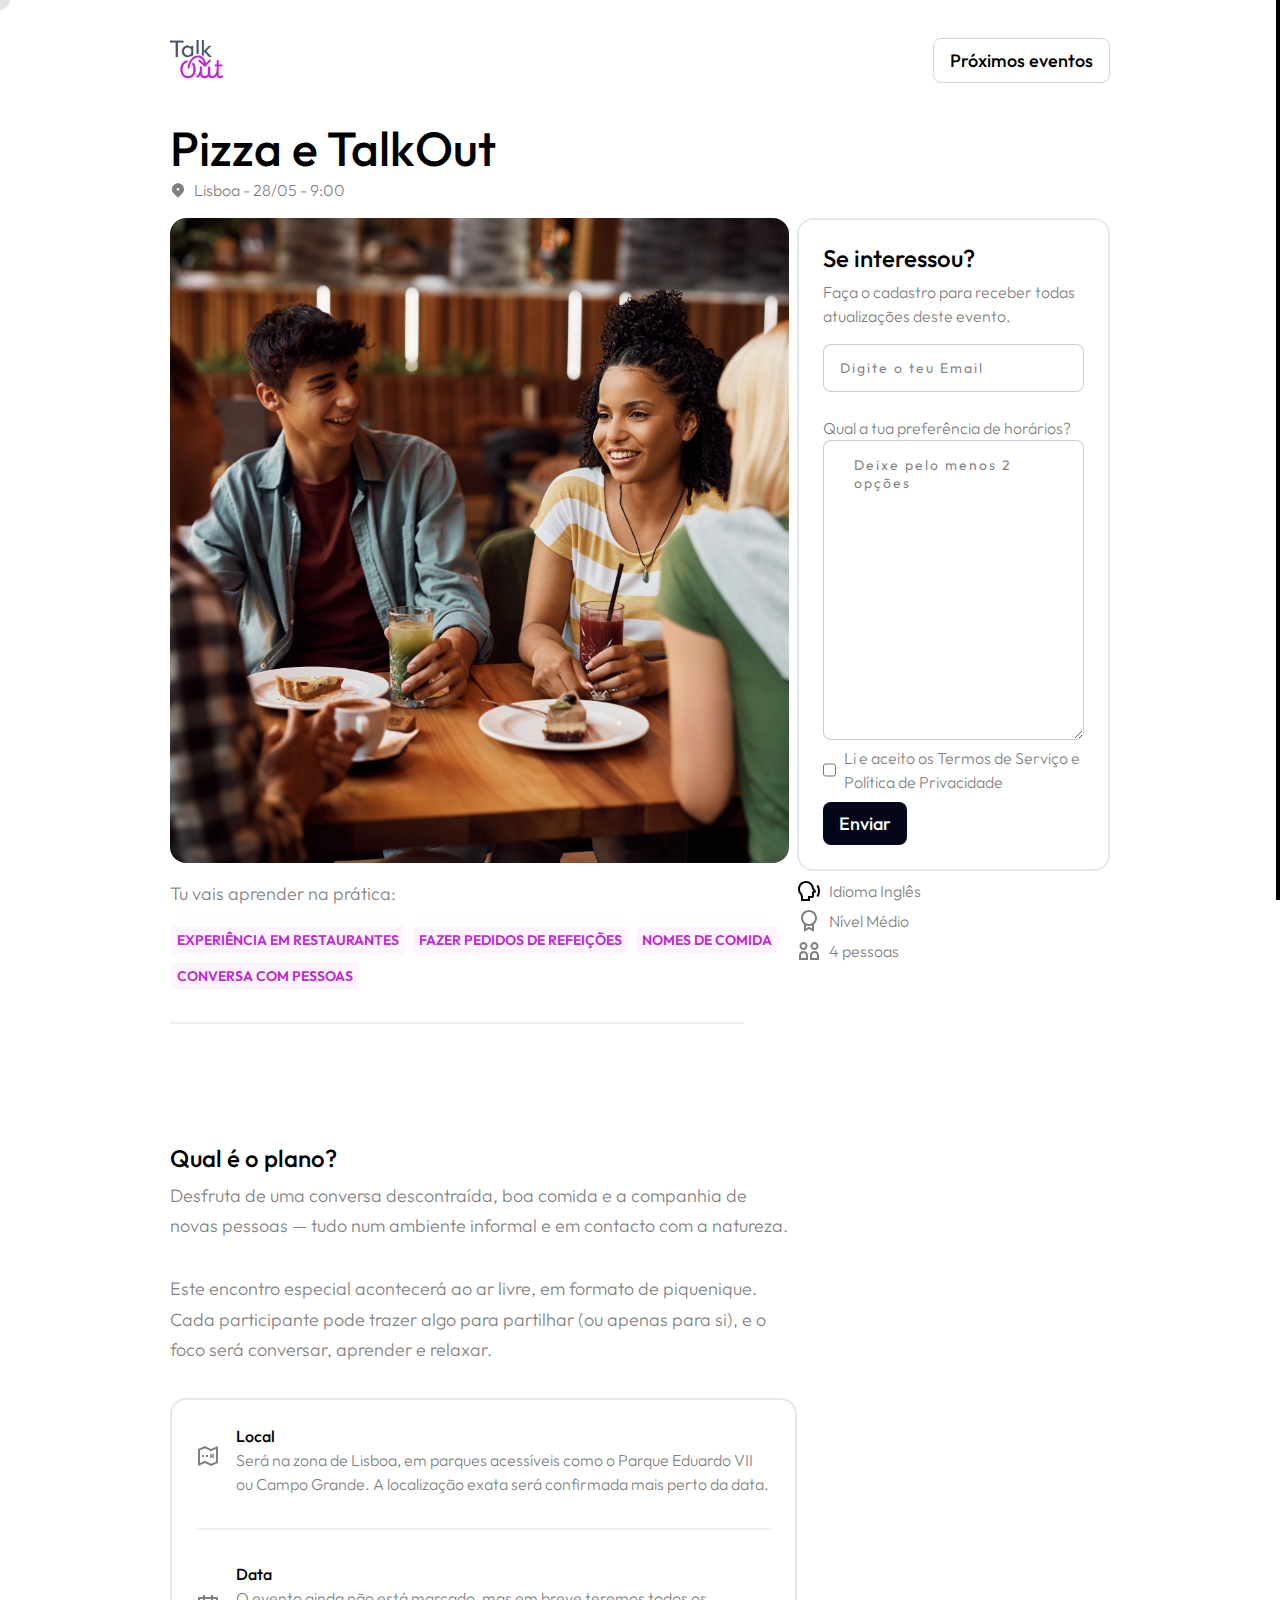
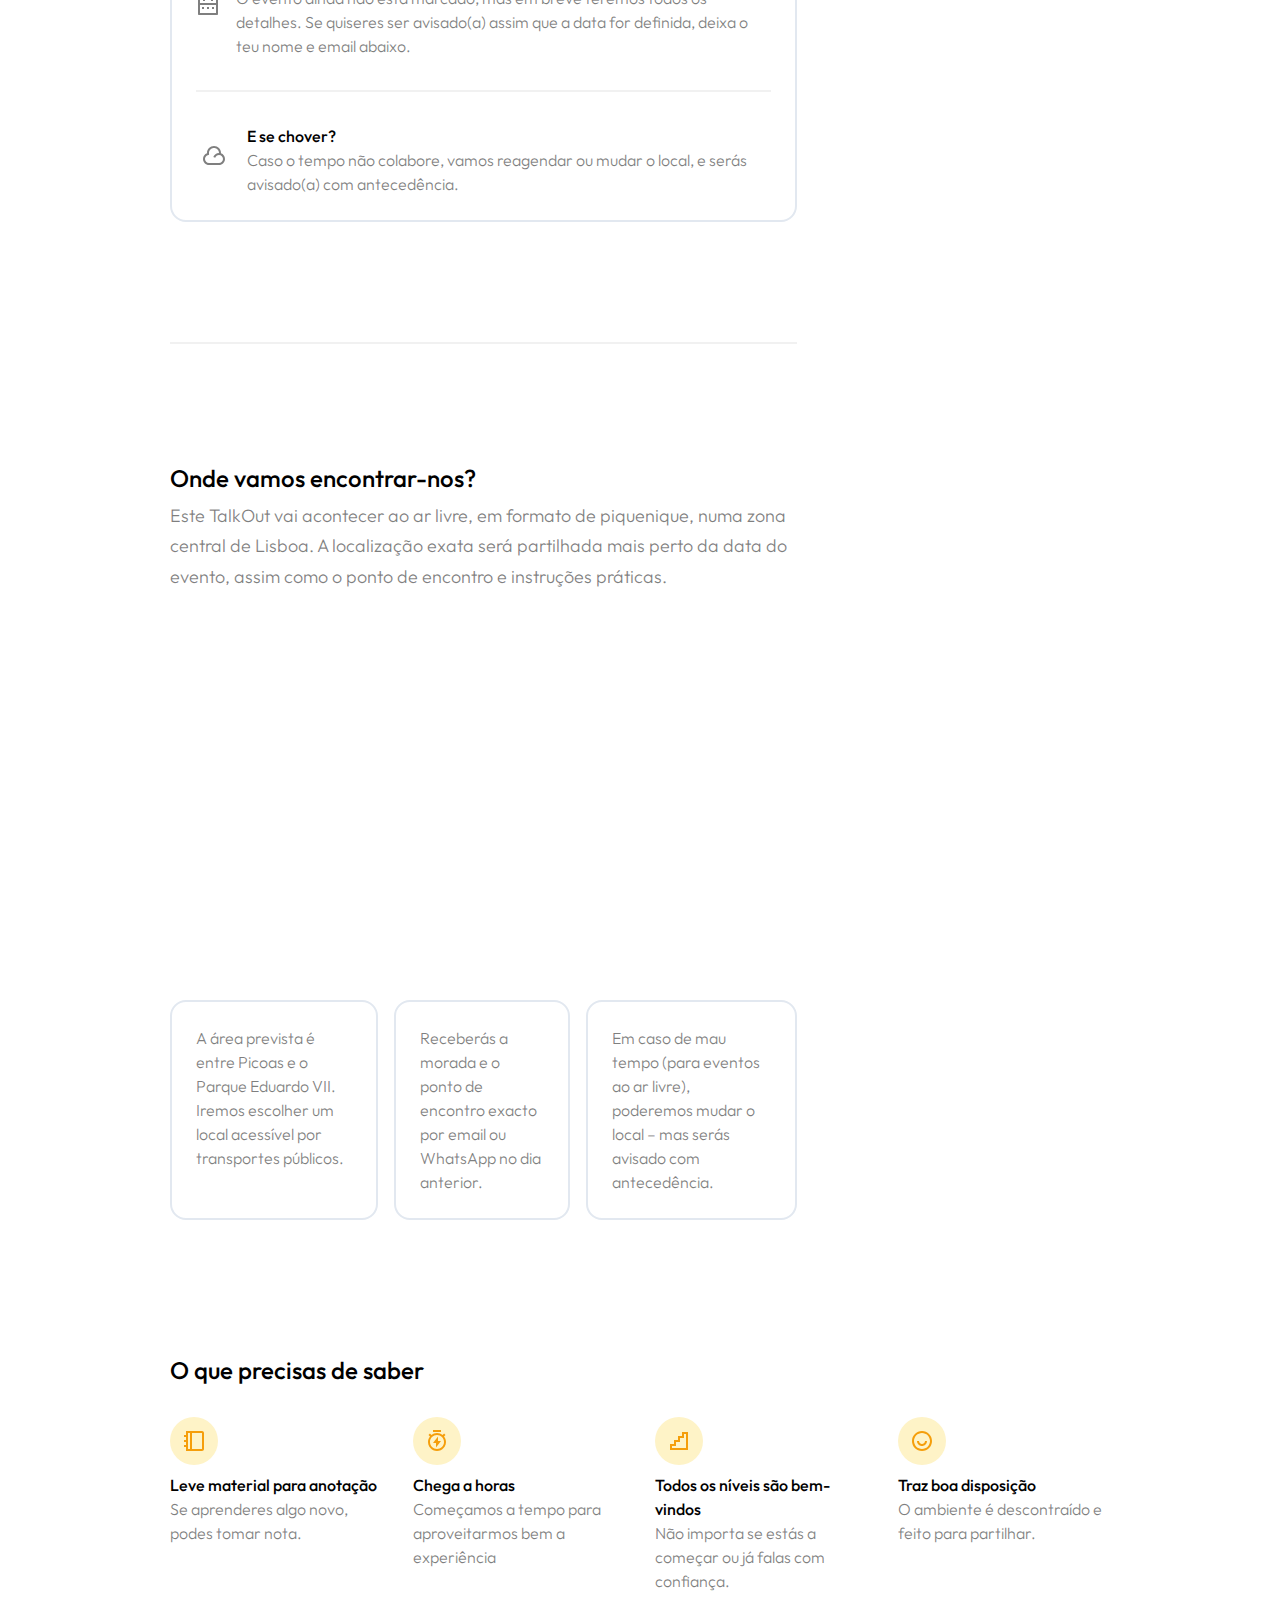
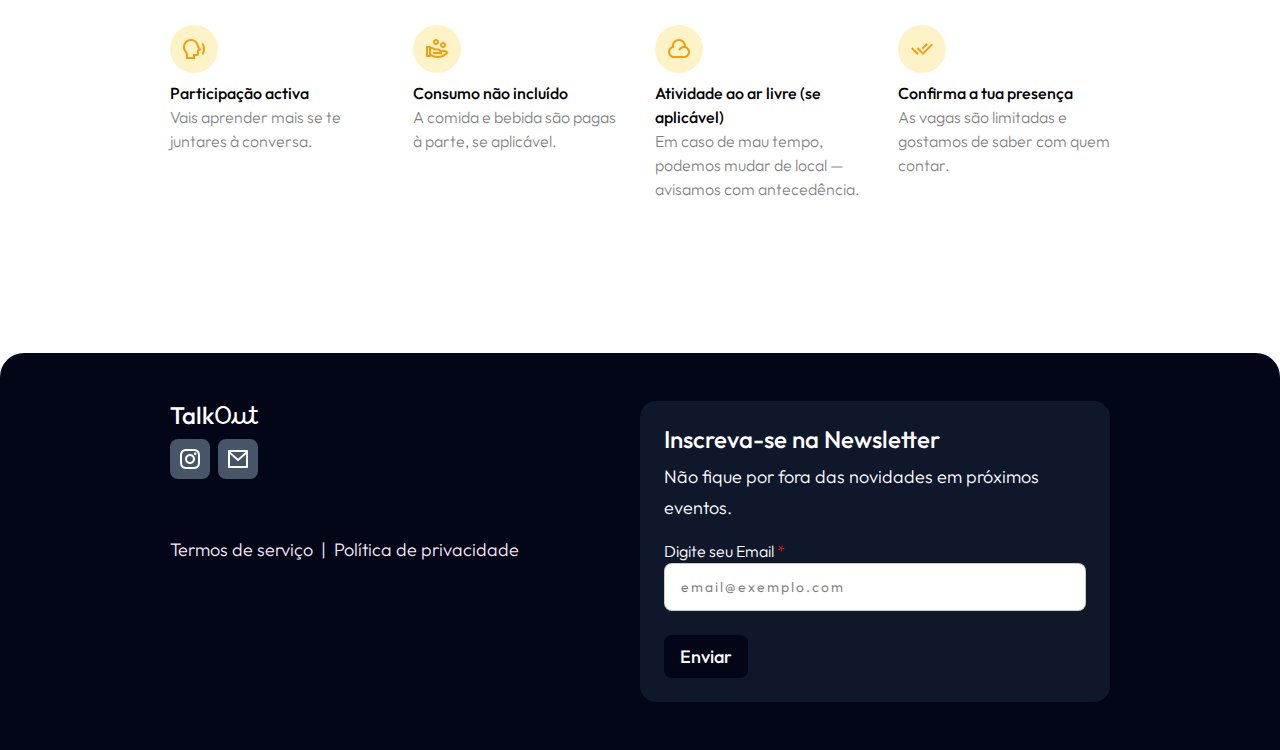
<file: pizza-e-talkout.html>
<!DOCTYPE html>
<html lang="zxx">

<head>

    <meta charset="UTF-8">
    <meta name="viewport" content="width=device-width, initial-scale=1.0">
    <meta http-equiv="X-UA-Compatible" content="ie=edge">

    <!-- bootstrap grid css -->
    <link rel="stylesheet" href="css/plugins/bootstrap-grid.css">
    <!-- font awesome css -->
    <link rel="stylesheet" href="css/plugins/font-awesome.min.css">
    <!-- swiper css -->
    <link rel="stylesheet" href="css/plugins/swiper.min.css">
    <!-- fancybox css -->
    <link rel="stylesheet" href="css/plugins/fancybox.min.css">
    <!-- ashley scss -->
    <link rel="stylesheet" href="css/style.css">
    <!-- page name -->
    <title>Pizza e TalkOut</title>

    <link rel="icon" type="image/png" href="img/photo/favicon.png">

</head>



<body>

    <!-- wrapper -->
    <div class="mil-wrapper" id="top">

        <!-- cursor -->
        <div class="mil-ball">
            <span class="mil-icon-1">
                <svg viewBox="0 0 128 128">
                    <path d="M106.1,41.9c-1.2-1.2-3.1-1.2-4.2,0c-1.2,1.2-1.2,3.1,0,4.2L116.8,61H11.2l14.9-14.9c1.2-1.2,1.2-3.1,0-4.2	c-1.2-1.2-3.1-1.2-4.2,0l-20,20c-1.2,1.2-1.2,3.1,0,4.2l20,20c0.6,0.6,1.4,0.9,2.1,0.9s1.5-0.3,2.1-0.9c1.2-1.2,1.2-3.1,0-4.2	L11.2,67h105.5l-14.9,14.9c-1.2,1.2-1.2,3.1,0,4.2c0.6,0.6,1.4,0.9,2.1,0.9s1.5-0.3,2.1-0.9l20-20c1.2-1.2,1.2-3.1,0-4.2L106.1,41.9	z" />
                </svg>
            </span>
            <div class="mil-more-text">More</div>
            <div class="mil-choose-text">Сhoose</div>
        </div>
        <!-- cursor end -->

        <!-- scrollbar progress -->
        <div class="mil-progress-track">
            <div class="mil-progress"></div>
        </div>
        <!-- scrollbar progress end -->

        <!-- menu -->
        <div class="mil-menu-frame">
            <!-- frame clone -->
            <div class="mil-frame-top">

            </div>
            <!-- frame clone end -->
            <div class="container">
                <div class="mil-menu-content">
                    <div class="row">
                        <div class="col-xl-5">

                            <nav class="mil-main-menu" id="swupMenu">
                                <ul>
                                    <li class="mil-has-children">
                                        <a href="#.">Homepage</a>
                                        <ul>
                                            <li><a href="home-1.html">Landing page</a></li>
                                            <li><a href="home-2.html">Personal</a></li>
                                            <li><a href="portfolio-3.html">Portfolio slider</a></li>
                                        </ul>
                                    </li>                      
                                    <li class="mil-has-children mil-active">
                                        <a href="#.">Email App Onboarding</a>
                                        <ul>
                                            <li><a href="team.html">Team</a></li>
                                            <li><a href="contact.html">Contact</a></li>
                                            <li><a href="404.html">404</a></li>
                                        </ul>
                                    </li>
                                    
                                </ul>
                            </nav>

                        </div>
                        <div class="col-xl-7">

                            <div class="mil-menu-right-frame">
                                <div class="mil-animation-in">
                                    <div class="mil-animation-frame">
                                        <div class="mil-animation mil-position-1 mil-scale" data-value-1="2" data-value-2="2"></div>
                                    </div>
                                </div>
                                <div class="mil-menu-right">
                                    <div class="row">
                                        <div class="col-lg-8 mil-mb-60">

                                            <h6 class="mil-muted mil-mb-30">Projects</h6>

                                            <ul class="mil-menu-list">
                                                <li><a href="project-1.html" class="mil-light-soft">Finbooks AI</a></li>
                                                <li><a href="project-2.html" class="mil-light-soft">Home Security Camera</a></li>
                                                <li><a href="project-3.html" class="mil-light-soft">Kemia Honest Skincare</a></li>
                                                <li><a href="project-4.html" class="mil-light-soft">Cascade of Lava</a></li>
                                                <li><a href="project-5.html" class="mil-light-soft">Air Pro by Molekule</a></li>
                                                <li><a href="project-6.html" class="mil-light-soft">Tony's Chocolonely</a></li>
                                            </ul>

                                        </div>
  
                                    </div>
                                    <div class="mil-divider mil-mb-60"></div>

                                </div>
                            </div>

                        </div>
                    </div>
                </div>
            </div>
        </div>
        <!-- menu -->

        <!-- curtain -->
        <div class="mil-curtain"></div>
        <!-- curtain end -->

        <div id="myModal" class="modal">
            <div class="modal-content">
                <span class="close">&times;</span>
                <h3 class="mil-mb-16">Guardar meu lugar</h3>

                <div class="form-group">
                    

                    <div class="mil-mb-8">
                        <input class="form-control" name="name" id="name" required="" placeholder="email@email.com" type="text">
                    </div>

                    <label class="d-block mil-mb-8">
                        Digite seu Email
                        <span class="text-danger">*</span>
                    </label>

                    <div class="mil-mb-16">
                        <input class="form-control" name="name" id="name" required="" placeholder="email@email.com" type="text">
                    </div>

                    <button class="hero-card-btn mil-mb-8" id="sendBtn">
                        <h5 class="">Confirmar</h5>
                    </button>
                </div>
            </div>
        </div>


        

        

        <!-- content -->
        <div class="mil-content">


             <div class="justify-content-between container" style="height: 120px; align-items: center; display: flex;">
                    <a href="index.html" style="cursor: pointer;">
                        <img  class="logo-40" src="img/photo/talkout-logo-light.png" alt="image">
                    </a>

                    <div class="inline-flex justify-content-center mil-gap-8" >
                                        
                        <!--<a class="btn-secondary">

                            <img src="https://flagcdn.com/w40/gb.png" alt="English" style="width: 20px; margin-right: 8px;">

                            <h5 class="">En</h5>
                        </a>-->

                        <a href="index.html" class="btn-secondary">

                            


                            <h5 class="">Próximos eventos</h5>

                                        
                        
                        </a>

                                        

                    </div>
                </div> 
            <div id="swupMain" class="mil-main-transition">


               

                

                <!-- project -->
                <section class="container mil-up" style="gap: 8px;" id="hero">

                    <h2 class="col-lg-12">Pizza e TalkOut</h2>

                    <div class="align-items-center mil-mb-16 " style="gap: 8px; display: inline-flex;">
                                    <svg xmlns="http://www.w3.org/2000/svg" width="16" height="16" viewBox="0 0 24 24" fill="currentColor"><path d="M18.364 17.364L12 23.7279L5.63604 17.364C2.12132 13.8492 2.12132 8.15076 5.63604 4.63604C9.15076 1.12132 14.8492 1.12132 18.364 4.63604C21.8787 8.15076 21.8787 13.8492 18.364 17.364ZM12 13C13.1046 13 14 12.1046 14 11C14 9.89543 13.1046 9 12 9C10.8954 9 10 9.89543 10 11C10 12.1046 10.8954 13 12 13Z"></path></svg>

                                    <p>Lisboa - 28/05 - 9:00</p>

                                </div>

                    <div class="flex-div mil-gap-8 "  >

                        <div class=" mil-mb-16" style="width: 100%;">

                            <div class="mil-image-frame mil-up">
                                <img src="img/photo/group-pizza.webp" alt="image">
                                            
                            </div>
                        </div>

                        <div class="col-lg-4 col-md-6">
                                    
                            <div class="card-themes mil-mb-8">

                              
                                <h3 class="mil-mb-8">Se interessou?</h3>
                                <p class="mil-mb-16">Faça o cadastro para receber todas atualizações deste evento.</p>
                                

                                    <form action="https://formsubmit.co/info@talkout.today" method="POST" data-swup-form="true">
  
                                        <!-- Optional hidden fields -->
                                        <input type="hidden" name="_subject" value="Nova inscrição Pizza e TalkOut">
                                        <input type="hidden" name="_captcha" value="false">
                                        <input type="hidden" name="_next" value="https://talkout.today/obrigado.html"> <!-- personalize se quiser -->

                                        
                                        <!-- Email -->
                                        
                                        <input  type="email" id="email" name="email" placeholder="Digite o teu Email " required><br><br>


                                        
                                        <label for="mensagem">Qual a tua preferência de horários?</label><br>
                                        <textarea id="mensagem" name="mensagem" rows="2" placeholder="Deixe pelo menos 2 opções"></textarea>

                                        <div style="display: flex; align-items: center; gap: 8px; margin-bottom: 8px;">
                                            <input type="checkbox" id="aceito" name="aceito" required style="width:16px; height:16px; margin:0;">
                                            <label for="aceito" style="margin:0;">
                                                Li e aceito os <a href="termos-de-servico.html" target="_blank" rel="noopener noreferrer">Termos de Serviço e Política de Privacidade</a>
                                            </label>
                                        </div>

                                        <!-- Botão -->
                                        <button class="hero-card-btn" type="submit"><h5>Enviar</h5></button>

                                    </form>

                                


                                



                            </div>
                        </div>


                        </div>

                </section>
                

                

                <section class="container" id="content">


                    <div class="col-lg-12 flex-div justify-content-between ">

                        <div class=" mil-gap-8" style="width: 100%;">
                                

                                <p class="mil-text-lg">Tu vais aprender na prática:</p>

                                <div class="row mil-gap-8" style="padding: 16px;">
                                
                                
                                    <p class="mil-badge">Experiência em restaurantes</p>
                                
                                    <p class="mil-badge">Fazer pedidos de refeições</p>
                                
                                    <p class="mil-badge">Nomes de comida</p>
                                
                                    <p class="mil-badge">Conversa com pessoas</p>
                                

                                </div>

                                <hr class="col-lg-11 col-md-11" style="margin-top: 16px; border: 1px solid #f1f1f1;" id="anchor1">


                        </div>

                        <div class="col-lg-4 mil-md-4 card-highlight">
                                

                            <div class="inline-flex" style="gap: 8px; width: 100%;">
                                    <svg xmlns="http://www.w3.org/2000/svg" width="24" height="24" viewBox="0 0 24 24" fill="black"><path d="M16.9337 8.96494C16.426 5.03562 13.0675 2 9 2 4.58172 2 1 5.58172 1 10 1 11.8924 1.65707 13.6313 2.7555 15.0011 3.56351 16.0087 4.00033 17.1252 4.00025 18.3061L4 22H13L13.001 19H15C16.1046 19 17 18.1046 17 17V14.071L18.9593 13.2317C19.3025 13.0847 19.3324 12.7367 19.1842 12.5037L16.9337 8.96494ZM3 10C3 6.68629 5.68629 4 9 4 12.0243 4 14.5665 6.25141 14.9501 9.22118L15.0072 9.66262 16.5497 12.0881 15 12.7519V17H11.0017L11.0007 20H6.00013L6.00025 18.3063C6.00036 16.6672 5.40965 15.114 4.31578 13.7499 3.46818 12.6929 3 11.3849 3 10ZM21.1535 18.1024 19.4893 16.9929C20.4436 15.5642 21 13.8471 21 12.0001 21 10.153 20.4436 8.4359 19.4893 7.00722L21.1535 5.89771C22.32 7.64386 23 9.74254 23 12.0001 23 14.2576 22.32 16.3562 21.1535 18.1024Z"></path></svg>

                                    <p>Idioma Inglês</p>

                                </div>

                                <div class="inline-flex" style="gap: 8px; width: 100%;">
                                    <svg xmlns="http://www.w3.org/2000/svg" width="24" height="24" viewBox="0 0 24 24" fill="currentColor"><path d="M17 15.2454V22.1169C17 22.393 16.7761 22.617 16.5 22.617C16.4094 22.617 16.3205 22.5923 16.2428 22.5457L12 20L7.75725 22.5457C7.52046 22.6877 7.21333 22.6109 7.07125 22.3742C7.02463 22.2964 7 22.2075 7 22.1169V15.2454C5.17107 13.7793 4 11.5264 4 9C4 4.58172 7.58172 1 12 1C16.4183 1 20 4.58172 20 9C20 11.5264 18.8289 13.7793 17 15.2454ZM9 16.4185V19.4676L12 17.6676L15 19.4676V16.4185C14.0736 16.7935 13.0609 17 12 17C10.9391 17 9.92643 16.7935 9 16.4185ZM12 15C15.3137 15 18 12.3137 18 9C18 5.68629 15.3137 3 12 3C8.68629 3 6 5.68629 6 9C6 12.3137 8.68629 15 12 15Z"></path></svg>

                                    <p>Nível Médio</p>

                                </div>

                                <div class="inline-flex" style="gap: 8px; width: 100%;">
                                    <svg xmlns="http://www.w3.org/2000/svg" width="24" height="24" viewBox="0 0 24 24"  fill="currentColor"><path d="M8.5 7C8.5 8.10457 7.60457 9 6.5 9C5.39543 9 4.5 8.10457 4.5 7C4.5 5.89543 5.39543 5 6.5 5C7.60457 5 8.5 5.89543 8.5 7ZM2.5 7C2.5 9.20914 4.29086 11 6.5 11C8.70914 11 10.5 9.20914 10.5 7C10.5 4.79086 8.70914 3 6.5 3C4.29086 3 2.5 4.79086 2.5 7ZM9 16.5C9 15.1193 7.88071 14 6.5 14C5.11929 14 4 15.1193 4 16.5V19H9V16.5ZM11 21H2V16.5C2 14.0147 4.01472 12 6.5 12C8.98528 12 11 14.0147 11 16.5V21ZM19.5 7C19.5 8.10457 18.6046 9 17.5 9C16.3954 9 15.5 8.10457 15.5 7C15.5 5.89543 16.3954 5 17.5 5C18.6046 5 19.5 5.89543 19.5 7ZM13.5 7C13.5 9.20914 15.2909 11 17.5 11C19.7091 11 21.5 9.20914 21.5 7C21.5 4.79086 19.7091 3 17.5 3C15.2909 3 13.5 4.79086 13.5 7ZM20 16.5C20 15.1193 18.8807 14 17.5 14C16.1193 14 15 15.1193 15 16.5V19H20V16.5ZM13 19V16.5C13 14.0147 15.0147 12 17.5 12C19.9853 12 22 14.0147 22 16.5V21H13V19Z"></path></svg>

                                    <p>4 pessoas</p>

                                </div>


                        </div>

                    </div>

                    


                    <div class="col-lg-8">

                       

                        

                        <div class="mil-p-120-120">

                            <h3 class="mil-mb-8">Qual é o plano?</h3>
                            

                            <p class="mil-mb-30 mil-text-lg">
                            Desfruta de uma conversa descontraída, boa comida e a companhia de novas pessoas — tudo num ambiente informal e em contacto com a natureza.
                            </p>
                            
                            
                            <p class="mil-mb-30 mil-text-lg">Este encontro especial acontecerá ao ar livre, em formato de piquenique. Cada participante pode trazer algo para partilhar (ou apenas para si), e o foco será conversar, aprender e relaxar.
                            </p>

                            

                            

                            <div class="col-lg-12 col-md-10 card-themes">


                                <div class="inline-flex  align-items-center  mil-gap-16 ">

                                    <div class="icon-48">
                                        
                                        <svg xmlns="http://www.w3.org/2000/svg" width="24" height="24" viewBox="0 0 24 24" fill="currentColor"><path d="M14.9352 7.20369L8.93524 4.20369L4 6.31879V18.9669L9.06476 16.7963L15.0648 19.7963L20 17.6812V5.03308L14.9352 7.20369ZM2 5L9 2L15 5L21.303 2.2987C21.5569 2.18992 21.8508 2.30749 21.9596 2.56131C21.9862 2.62355 22 2.69056 22 2.75827V19L15 22L9 19L2.69696 21.7013C2.44314 21.8101 2.14921 21.6925 2.04043 21.4387C2.01375 21.3765 2 21.3094 2 21.2417V5ZM6 11H8V13H6V11ZM10 11H12V13H10V11ZM15.9981 10.9374L17.2355 9.7L18.2962 10.7607L17.0588 11.9981L18.2962 13.2355L17.2355 14.2962L15.9981 13.0588L14.7607 14.2962L13.7 13.2355L14.9374 11.9981L13.7 10.7607L14.7607 9.7L15.9981 10.9374Z"></path></svg>
                                    </div>

                                    <div>
                                            <h5>Local</h5>
                                            <p>Será na zona de Lisboa, em parques acessíveis como o Parque Eduardo VII ou Campo Grande. A localização exata será confirmada mais perto da data.</p>
                                                
                                            
                                    </div>

                                </div>

                                <hr  style="margin-top: 32px; margin-bottom: 32px; border: 1px solid #f1f1f1;" id="anchor1">

                                <div class="inline-flex align-items-center mil-gap-16 align-items-start">

                                    <div class="icon-48">
                                        
                                        
                                        <svg xmlns="http://www.w3.org/2000/svg" width="24" height="24"  viewBox="0 0 24 24" fill="currentColor"><path d="M9 1V3H15V1H17V3H21C21.5523 3 22 3.44772 22 4V20C22 20.5523 21.5523 21 21 21H3C2.44772 21 2 20.5523 2 20V4C2 3.44772 2.44772 3 3 3H7V1H9ZM20 11H4V19H20V11ZM8 13V15H6V13H8ZM13 13V15H11V13H13ZM18 13V15H16V13H18ZM7 5H4V9H20V5H17V7H15V5H9V7H7V5Z"></path></svg>
                                    </div>

                                    <div >
                                        <h5>Data</h5>
                                        <p>O evento ainda não está marcado, mas em breve teremos todos os detalhes. Se quiseres ser avisado(a) assim que a data for definida, deixa o teu nome e email abaixo.</p>
                                                
                                            
                                    </div>

                                </div>

                                <hr  style="margin-top: 32px; margin-bottom: 32px; border: 1px solid #f1f1f1;" id="anchor1">

                                <div class="inline-flex align-items-center mil-gap-16 align-items-start">

                                    <div class="icon-48">
                                        
                                        
                                        <svg xmlns="http://www.w3.org/2000/svg" height="24" widht="24" viewBox="0 0 24 24" fill="currentColor"><path d="M12 2C15.866 2 19 5.13401 19 9C19 9.11351 18.9973 9.22639 18.992 9.33857C21.3265 10.16 23 12.3846 23 15C23 18.3137 20.3137 21 17 21H7C3.68629 21 1 18.3137 1 15C1 12.3846 2.67346 10.16 5.00804 9.33857C5.0027 9.22639 5 9.11351 5 9C5 5.13401 8.13401 2 12 2ZM12 4C9.23858 4 7 6.23858 7 9C7 9.08147 7.00193 9.16263 7.00578 9.24344L7.07662 10.7309L5.67183 11.2252C4.0844 11.7837 3 13.2889 3 15C3 17.2091 4.79086 19 7 19H17C19.2091 19 21 17.2091 21 15C21 12.79 19.21 11 17 11C15.233 11 13.7337 12.1457 13.2042 13.7347L11.3064 13.1021C12.1005 10.7185 14.35 9 17 9C17 6.23858 14.7614 4 12 4Z"></path></svg>
                                    </div>

                                    <div >
                                        <h5>E se chover?</h5>
                                        <p>Caso o tempo não colabore, vamos reagendar ou mudar o local, e serás avisado(a) com antecedência.</p>
                                                
                                            
                                    </div>

                                </div>

                                

                            </div>

                        </div>

                        <hr style="border: 1px solid #f1f1f1;" id="anchor1">

                        <div class="mil-p-120-120">

                                
                                
                            <h3 class="mil-mb-8">Onde vamos encontrar-nos?</h3>
                            <p class="mil-mb-30 mil-text-lg">Este TalkOut vai acontecer ao ar livre, em formato de piquenique, numa zona central de Lisboa.

                            A localização exata será partilhada mais perto da data do evento, assim como o ponto de encontro e instruções práticas.</p>
                            

                            

                            <div class="mil-image-frame mil-up mil-mb-16 ">
                                <img src="img/photo/location.png" alt="image">
                                <a data-fancybox="gallery" href="img/photo/location.png" class="mil-zoom-btn">
                                    <img src="img/icons/expand.svg" alt="expand">
                                </a>
                                        
                            </div>


                            <div class=" flex-div mil-gap-16">

                                <p class="card-themes  mil-mb-16">A área prevista é entre Picoas e o Parque Eduardo VII. Iremos escolher um local acessível por transportes públicos.</p>

                                <p class="card-themes mil-mb-16">Receberás a morada e o ponto de encontro exacto por email ou WhatsApp no dia anterior.</p>

                                <p class="card-themes  mil-mb-16">Em caso de mau tempo (para eventos ao ar livre), poderemos mudar o local – mas serás avisado com antecedência.</p>

                            
                            </div>
                                
                        </div>


                </section>
                <!-- project end -->

                <!-- call to action -->
                <section class="container mil-mb-120">

                    <div class="row justify-content-between">
                        <div class="col-lg-5">
                            <h3 class="mil-mb-30">O que precisas de saber</h3>
                        </div>
                        
                    </div>

                    <div class="row ">

                        <div class="mil-mb-30 col-lg-3 d-block" style="gap: 8px;">

                            <div class="icon-circle-yellow mil-mb-8">
                                <svg xmlns="http://www.w3.org/2000/svg" height="24" width="24" viewBox="0 0 24 24" fill="currentColor"><path d="M20.0049 2C21.1068 2 22 2.89821 22 3.9908V20.0092C22 21.1087 21.1074 22 20.0049 22H4V18H2V16H4V13H2V11H4V8H2V6H4V2H20.0049ZM8 4H6V20H8V4ZM20 4H10V20H20V4Z"></path></svg>
                            </div>

                            <div>
                                <h5>Leve material para anotação</h5>
                                <p>Se aprenderes algo novo, podes tomar nota.</p>
                                                    
                                                
                            </div>
                            
                        </div>

                        <div class="align-items-center mil-mb-30 col-lg-3" style="gap: 8px;">

                            <div class="icon-circle-yellow mil-mb-8">
                                
                                <svg xmlns="http://www.w3.org/2000/svg" width="24" height="24" viewBox="0 0 24 24" fill="currentColor"><path d="M6.38231 5.9681C7.92199 4.73647 9.87499 4 12 4C14.125 4 16.078 4.73647 17.6177 5.9681L19.0711 4.51472L20.4853 5.92893L19.0319 7.38231C20.2635 8.92199 21 10.875 21 13C21 17.9706 16.9706 22 12 22C7.02944 22 3 17.9706 3 13C3 10.875 3.73647 8.92199 4.9681 7.38231L3.51472 5.92893L4.92893 4.51472L6.38231 5.9681ZM12 20C15.866 20 19 16.866 19 13C19 9.13401 15.866 6 12 6C8.13401 6 5 9.13401 5 13C5 16.866 8.13401 20 12 20ZM13 12H16L11 18.5V14H8L13 7.4952V12ZM8 1H16V3H8V1Z"></path></svg>
                            </div>

                            

                            <div>
                                <h5>Chega a horas</h5>
                                <p>Começamos a tempo para aproveitarmos bem a experiência</p>
                                                    
                                                
                            </div>
                            
                        </div>

                        <div class="align-items-center mil-mb-30 col-lg-3" style="gap: 8px;">

                            <div class="icon-circle-yellow mil-mb-8">
                                
                                <svg xmlns="http://www.w3.org/2000/svg" width="24" height="24" viewBox="0 0 24 24" fill="currentColor"><path d="M15 3H21V21H3V15H7V11H11V7H15V3ZM17 5V9H13V13H9V17H5V19H19V5H17Z"></path></svg>
                            </div>

                            <div>
                                <h5>Todos os níveis são bem-vindos</h5>
                                <p>Não importa se estás a começar ou já falas com confiança.</p>
                                                    
                                                
                            </div>
                            
                        </div>

                        <div class="align-items-center mil-mb-30 col-lg-3" style="gap: 8px;">

                            <div class="icon-circle-yellow mil-mb-8">
                                
                                <svg xmlns="http://www.w3.org/2000/svg" width="24" height="24" viewBox="0 0 24 24" fill="currentColor"><path d="M12 22C6.47715 22 2 17.5228 2 12C2 6.47715 6.47715 2 12 2C17.5228 2 22 6.47715 22 12C22 17.5228 17.5228 22 12 22ZM12 20C16.4183 20 20 16.4183 20 12C20 7.58172 16.4183 4 12 4C7.58172 4 4 7.58172 4 12C4 16.4183 7.58172 20 12 20ZM7 12H9C9 13.6569 10.3431 15 12 15C13.6569 15 15 13.6569 15 12H17C17 14.7614 14.7614 17 12 17C9.23858 17 7 14.7614 7 12Z"></path></svg>
                            </div>

                            <div>
                                <h5>Traz boa disposição</h5>
                                <p>O ambiente é descontraído e feito para partilhar.</p>
                                                    
                                                
                            </div>
                            
                        </div>

                        <div class="align-items-center mil-mb-30 col-lg-3" style="gap: 8px;">

                            <div class="icon-circle-yellow mil-mb-8">
                                <svg xmlns="http://www.w3.org/2000/svg" width="24" height="24" viewBox="0 0 24 24" fill="black"><path d="M16.9337 8.96494C16.426 5.03562 13.0675 2 9 2 4.58172 2 1 5.58172 1 10 1 11.8924 1.65707 13.6313 2.7555 15.0011 3.56351 16.0087 4.00033 17.1252 4.00025 18.3061L4 22H13L13.001 19H15C16.1046 19 17 18.1046 17 17V14.071L18.9593 13.2317C19.3025 13.0847 19.3324 12.7367 19.1842 12.5037L16.9337 8.96494ZM3 10C3 6.68629 5.68629 4 9 4 12.0243 4 14.5665 6.25141 14.9501 9.22118L15.0072 9.66262 16.5497 12.0881 15 12.7519V17H11.0017L11.0007 20H6.00013L6.00025 18.3063C6.00036 16.6672 5.40965 15.114 4.31578 13.7499 3.46818 12.6929 3 11.3849 3 10ZM21.1535 18.1024 19.4893 16.9929C20.4436 15.5642 21 13.8471 21 12.0001 21 10.153 20.4436 8.4359 19.4893 7.00722L21.1535 5.89771C22.32 7.64386 23 9.74254 23 12.0001 23 14.2576 22.32 16.3562 21.1535 18.1024Z"></path></svg>
                            </div>

                            <div>
                                <h5>Participação activa</h5>
                                <p>Vais aprender mais se te juntares à conversa.</p>
                                                    
                                                
                            </div>
                            
                        </div>

                        <div class="align-items-center mil-mb-30 col-lg-3" style="gap: 8px;">

                            <div class="icon-circle-yellow mil-mb-8">
                                
                                <svg xmlns="http://www.w3.org/2000/svg" width="24" height="24" viewBox="0 0 24 24" fill="currentColor"><path d="M5.00488 9.00281C5.55717 9.00281 6.00488 9.45052 6.00488 10.0028C7.63965 10.0028 9.14352 10.5632 10.3349 11.5023L12.5049 11.5028C13.8375 11.5028 15.0348 12.0821 15.8588 13.0025L19.0049 13.0028C20.9972 13.0028 22.7173 14.1681 23.521 15.8542C21.1562 18.9748 17.3268 21.0028 13.0049 21.0028C10.2142 21.0028 7.85466 20.3996 5.944 19.3449C5.80557 19.7284 5.43727 20.0028 5.00488 20.0028H2.00488C1.4526 20.0028 1.00488 19.5551 1.00488 19.0028V10.0028C1.00488 9.45052 1.4526 9.00281 2.00488 9.00281H5.00488ZM6.00589 12.0028L6.00488 17.0248L6.05024 17.0573C7.84406 18.3177 10.183 19.0028 13.0049 19.0028C16.0089 19.0028 18.8035 17.8472 20.84 15.8734L20.9729 15.7398L20.8537 15.6394C20.3897 15.2764 19.8205 15.0512 19.2099 15.0097L19.0049 15.0028L16.8934 15.0028C16.9664 15.3244 17.0049 15.6591 17.0049 16.0028V17.0028H8.00488V15.0028L14.7949 15.0018L14.7605 14.9233C14.38 14.1297 13.593 13.5681 12.6693 13.5081L12.5049 13.5028L9.57547 13.5027C8.66823 12.5773 7.40412 12.0031 6.00589 12.0028ZM4.00488 11.0028H3.00488V18.0028H4.00488V11.0028ZM18.0049 5.00281C19.6617 5.00281 21.0049 6.34595 21.0049 8.00281C21.0049 9.65966 19.6617 11.0028 18.0049 11.0028C16.348 11.0028 15.0049 9.65966 15.0049 8.00281C15.0049 6.34595 16.348 5.00281 18.0049 5.00281ZM18.0049 7.00281C17.4526 7.00281 17.0049 7.45052 17.0049 8.00281C17.0049 8.55509 17.4526 9.00281 18.0049 9.00281C18.5572 9.00281 19.0049 8.55509 19.0049 8.00281C19.0049 7.45052 18.5572 7.00281 18.0049 7.00281ZM11.0049 2.00281C12.6617 2.00281 14.0049 3.34595 14.0049 5.00281C14.0049 6.65966 12.6617 8.00281 11.0049 8.00281C9.34803 8.00281 8.00488 6.65966 8.00488 5.00281C8.00488 3.34595 9.34803 2.00281 11.0049 2.00281ZM11.0049 4.00281C10.4526 4.00281 10.0049 4.45052 10.0049 5.00281C10.0049 5.55509 10.4526 6.00281 11.0049 6.00281C11.5572 6.00281 12.0049 5.55509 12.0049 5.00281C12.0049 4.45052 11.5572 4.00281 11.0049 4.00281Z"></path></svg>
                            </div>

                            <div>
                                <h5>Consumo não incluído</h5>
                                <p>A comida e bebida são pagas à parte, se aplicável.</p>
                                                    
                                                
                            </div>
                            
                        </div>

                        <div class="align-items-center mil-mb-30 col-lg-3" style="gap: 8px;">

                            <div class="icon-circle-yellow mil-mb-8">
                                
                                <svg xmlns="http://www.w3.org/2000/svg" width="24" height="24"  viewBox="0 0 24 24" fill="currentColor"><path d="M12 2C15.866 2 19 5.13401 19 9C19 9.11351 18.9973 9.22639 18.992 9.33857C21.3265 10.16 23 12.3846 23 15C23 18.3137 20.3137 21 17 21H7C3.68629 21 1 18.3137 1 15C1 12.3846 2.67346 10.16 5.00804 9.33857C5.0027 9.22639 5 9.11351 5 9C5 5.13401 8.13401 2 12 2ZM12 4C9.23858 4 7 6.23858 7 9C7 9.08147 7.00193 9.16263 7.00578 9.24344L7.07662 10.7309L5.67183 11.2252C4.0844 11.7837 3 13.2889 3 15C3 17.2091 4.79086 19 7 19H17C19.2091 19 21 17.2091 21 15C21 12.79 19.21 11 17 11C15.233 11 13.7337 12.1457 13.2042 13.7347L11.3064 13.1021C12.1005 10.7185 14.35 9 17 9C17 6.23858 14.7614 4 12 4Z"></path></svg>
                            </div>

                            <div>
                                <h5>Atividade ao ar livre (se aplicável)</h5>
                                <p>Em caso de mau tempo, podemos mudar de local — avisamos com antecedência.</p>
                                                    
                                                
                            </div>
                            
                        </div>

                        <div class="align-items-center mil-mb-30 col-lg-3" style="gap: 8px;">

                            <div class="icon-circle-yellow mil-mb-8">
                               
                                <svg xmlns="http://www.w3.org/2000/svg" width="24" height="24" viewBox="0 0 24 24" fill="currentColor"><path d="M11.602 13.7599L13.014 15.1719L21.4795 6.7063L22.8938 8.12051L13.014 18.0003L6.65 11.6363L8.06421 10.2221L10.189 12.3469L11.6025 13.7594L11.602 13.7599ZM11.6037 10.9322L16.5563 5.97949L17.9666 7.38977L13.014 12.3424L11.6037 10.9322ZM8.77698 16.5873L7.36396 18.0003L1 11.6363L2.41421 10.2221L3.82723 11.6352L3.82604 11.6363L8.77698 16.5873Z"></path></svg>
                            </div>

                            <div>
                                <h5>Confirma a tua presença</h5>
                                <p>As vagas são limitadas e gostamos de saber com quem contar.</p>
                                                    
                                                
                            </div>
                            
                        </div>

                    </div>

                    
                </section>
                <!-- call to action end -->

                <!-- footer -->
                

            </div>

            <footer id="footer" class="footer-content" >

                            <div class="container flex-div">

                            <div class=" col-lg-6 justify-content-between align-items-center">

                                
                                    <h3 style="color: #fff;">Talk<span class="curved-text-sm">Out</span></h3>

                                
                                <div class="row align-items-center mil-gap-8 mil-mb-30">
                                
                                    

                                    <div class="mil-vert-between">
                                        <div class="mil-mb-20">
                                            <ul class="mil-social-icons">
                                                        
                                                    
                                                <li><a href="https://www.linkedin.com/in/leonardodenega/" target="https://www.linkedin.com/in/leonardodenega/" aria-label="Instagram" class="social-icon"> 
                                                    <svg xmlns="http://www.w3.org/2000/svg" width="24" height="24" viewBox="0 0 24 24" fill="currentColor"><path d="M12.001 9C10.3436 9 9.00098 10.3431 9.00098 12C9.00098 13.6573 10.3441 15 12.001 15C13.6583 15 15.001 13.6569 15.001 12C15.001 10.3427 13.6579 9 12.001 9ZM12.001 7C14.7614 7 17.001 9.2371 17.001 12C17.001 14.7605 14.7639 17 12.001 17C9.24051 17 7.00098 14.7629 7.00098 12C7.00098 9.23953 9.23808 7 12.001 7ZM18.501 6.74915C18.501 7.43926 17.9402 7.99917 17.251 7.99917C16.5609 7.99917 16.001 7.4384 16.001 6.74915C16.001 6.0599 16.5617 5.5 17.251 5.5C17.9393 5.49913 18.501 6.0599 18.501 6.74915ZM12.001 4C9.5265 4 9.12318 4.00655 7.97227 4.0578C7.18815 4.09461 6.66253 4.20007 6.17416 4.38967C5.74016 4.55799 5.42709 4.75898 5.09352 5.09255C4.75867 5.4274 4.55804 5.73963 4.3904 6.17383C4.20036 6.66332 4.09493 7.18811 4.05878 7.97115C4.00703 9.0752 4.00098 9.46105 4.00098 12C4.00098 14.4745 4.00753 14.8778 4.05877 16.0286C4.0956 16.8124 4.2012 17.3388 4.39034 17.826C4.5591 18.2606 4.7605 18.5744 5.09246 18.9064C5.42863 19.2421 5.74179 19.4434 6.17187 19.6094C6.66619 19.8005 7.19148 19.9061 7.97212 19.9422C9.07618 19.9939 9.46203 20 12.001 20C14.4755 20 14.8788 19.9934 16.0296 19.9422C16.8117 19.9055 17.3385 19.7996 17.827 19.6106C18.2604 19.4423 18.5752 19.2402 18.9074 18.9085C19.2436 18.5718 19.4445 18.2594 19.6107 17.8283C19.8013 17.3358 19.9071 16.8098 19.9432 16.0289C19.9949 14.9248 20.001 14.5389 20.001 12C20.001 9.52552 19.9944 9.12221 19.9432 7.97137C19.9064 7.18906 19.8005 6.66149 19.6113 6.17318C19.4434 5.74038 19.2417 5.42635 18.9084 5.09255C18.573 4.75715 18.2616 4.55693 17.8271 4.38942C17.338 4.19954 16.8124 4.09396 16.0298 4.05781C14.9258 4.00605 14.5399 4 12.001 4ZM12.001 2C14.7176 2 15.0568 2.01 16.1235 2.06C17.1876 2.10917 17.9135 2.2775 18.551 2.525C19.2101 2.77917 19.7668 3.1225 20.3226 3.67833C20.8776 4.23417 21.221 4.7925 21.476 5.45C21.7226 6.08667 21.891 6.81333 21.941 7.8775C21.9885 8.94417 22.001 9.28333 22.001 12C22.001 14.7167 21.991 15.0558 21.941 16.1225C21.8918 17.1867 21.7226 17.9125 21.476 18.55C21.2218 19.2092 20.8776 19.7658 20.3226 20.3217C19.7668 20.8767 19.2076 21.22 18.551 21.475C17.9135 21.7217 17.1876 21.89 16.1235 21.94C15.0568 21.9875 14.7176 22 12.001 22C9.28431 22 8.94514 21.99 7.87848 21.94C6.81431 21.8908 6.08931 21.7217 5.45098 21.475C4.79264 21.2208 4.23514 20.8767 3.67931 20.3217C3.12348 19.7658 2.78098 19.2067 2.52598 18.55C2.27848 17.9125 2.11098 17.1867 2.06098 16.1225C2.01348 15.0558 2.00098 14.7167 2.00098 12C2.00098 9.28333 2.01098 8.94417 2.06098 7.8775C2.11014 6.8125 2.27848 6.0875 2.52598 5.45C2.78014 4.79167 3.12348 4.23417 3.67931 3.67833C4.23514 3.1225 4.79348 2.78 5.45098 2.525C6.08848 2.2775 6.81348 2.11 7.87848 2.06C8.94514 2.0125 9.28431 2 12.001 2Z"></path></svg>
                                                                        
                                                </a>
                                                </li>
                                                <li>
                                                    <a onclick="window.location.href='mailto:info@talkout.today?subject=Hello&body=I%20wanted%20to%20say%20hi!'" target="E-mail" aria-label="E-mail" class="social-icon"> 
                                                    <svg xmlns="http://www.w3.org/2000/svg" width="24" height="24" viewBox="0 0 24 24" fill="currentColor"><path d="M3 3H21C21.5523 3 22 3.44772 22 4V20C22 20.5523 21.5523 21 21 21H3C2.44772 21 2 20.5523 2 20V4C2 3.44772 2.44772 3 3 3ZM20 7.23792L12.0718 14.338L4 7.21594V19H20V7.23792ZM4.51146 5L12.0619 11.662L19.501 5H4.51146Z"></path></svg>
                                                                        
                                                    </a>
                                                </li>
                                            </ul>
                                        </div>
                                        
                                    </div>

                                </div>

                                <div class="inline-flex align-items-center mil-gap-8 justify-content-between mil-mb-30" >
                                    <p class="mil-text-lg mil-social-icons" style="text-align: center;"> <a href="termos-de-servico.html" target="_blank" rel="noopener noreferrer">Termos de serviço</a></p>
                                    <p class="mil-text-lg"> | </p>
                                    <p class="mil-text-lg mil-social-icons" style="text-align: center;"> <a href="politica-de-privacidade.html" target="_blank" rel="noopener noreferrer">Política de privacidade</a></p>


                                </div>
                                    
                            </div>

                            <div class="col-lg-6 newsletter" id="newsletter">
                                <h3 class="mil-mb-8">Inscreva-se na Newsletter</h3>
                                <p class="mil-mb-16 mil-text-lg">Não fique por fora das novidades em próximos eventos.</p>

                                    <form action="https://formsubmit.co/info@talkout.today" method="POST" data-swup-form="true">

                                        <title>Newsletter</title>

                                        
  
                                        <!-- Optional hidden fields -->
                                        <input type="hidden" name="_subject" value="Nova inscrição na Newsletter">
                                        <input type="hidden" name="_captcha" value="false">
                                        <input type="hidden" name="_next" value="https://talkout.today/obrigado.html"> <!-- personalize se quiser -->

                                        
                                        <!-- Email -->
                                        <label for="email" class="mil-mb-8">Digite seu Email <span style="color:red">*</span></label><br>
                                        <input type="email" id="email" name="email" placeholder="email@exemplo.com" required><br><br>

                                        <!-- Botão -->
                                        <button class="hero-card-btn" type="submit"><h5>Enviar</h5></button>

                                    </form>
                            </div>

                        </div>
                </footer>
        </div>
        <!-- content -->
    </div>
    <!-- wrapper end -->

    <!-- jQuery js -->
    <script src="js/plugins/jquery.min.js"></script>
    <!-- swup js -->
    <script src="js/plugins/swup.min.js"></script>
    <!-- swiper js -->
    <script src="js/plugins/swiper.min.js"></script>
    <!-- fancybox js -->
    <script src="js/plugins/fancybox.min.js"></script>
    <!-- gsap js -->
    <script src="js/plugins/gsap.min.js"></script>
    <!-- scroll smoother -->
    <script src="js/plugins/smooth-scroll.js"></script>
    <!-- scroll trigger js -->
    <script src="js/plugins/ScrollTrigger.min.js"></script>
    <!-- scroll to js -->
    <script src="js/plugins/ScrollTo.min.js"></script>
    <!-- ashley js -->
    <script src="js/main.js"></script>
    <script>
            const modal = document.getElementById("myModal");
    const btn = document.getElementById("openModalBtn");
    const closeBtn = document.querySelector("#myModal .close");
    const sendBtn = document.getElementById("sendBtn");

    btn.onclick = (e) => {
    e.preventDefault();
    modal.style.display = "block";
    document.body.classList.add("modal-open");
    };

    closeBtn.onclick = () => {
    modal.style.display = "none";
    document.body.classList.remove("modal-open");
    };

    window.onclick = (event) => {
    if (event.target === modal) {
        modal.style.display = "none";
        document.body.classList.remove("modal-open");
    }
    };

    sendBtn.onclick = () => {
    alert("Message sent!");
    modal.style.display = "none";
    document.body.classList.remove("modal-open");
    };

    
    </script>

</body>

</html>
</file>
<file: css/style.css>
/* -------------------------------------------

Name: 		Ruizarch
Version:    1.0
Developer:	Nazar Miller (millerDigitalDesign)
Portfolio:  https://themeforest.net/user/millerdigitaldesign/portfolio?ref=MillerDigitalDesign

p.s. I am available for Freelance hire (UI design, web development). email: miller.themes@gmail.com

------------------------------------------- */
/*--------------------------------------------

1. common
    - main
    - typography
    - link
    - button
    - form
    - breadcrumbs
    - backgrounds
    - spaces
2. components
    - preloader
    - cursor
    - hidden elements
    - scrollbar
    - frame
    - menu button
    - menu 
    - banner
    - circle text
    - lines
    - dodecahedron
    - about
    - partners
    - services
    - team
    - social icons
    - revievs
    - blog
    - footer
    - portfolio
    - map
    - accordion
    - price
    - 404
    - images
    - page transitions


--------------------------------------------*/
@import url("https://fonts.googleapis.com/css2?family=Outfit:wght@100;200;300;400;500;600;700;800;900&display=swap");
@import url('https://fonts.googleapis.com/css2?family=Borel&display=swap');
@import url(https://cdnjs.cloudflare.com/ajax/libs/font-awesome/5.15.0/css/all.min.css);
/* -------------------------------------------

main

------------------------------------------- */
*,
*:before,
*:after {
  -webkit-box-sizing: border-box;
          box-sizing: border-box;
  padding: 0;
  margin: 0;
}

html,
body {
  padding: 0;
  margin: 0;
  font-family: "Outfit", sans-serif;
  font-size: 16px;
  font-weight: 300;
  color: rgba(0, 0, 0, 0.5);
  line-height: 150%;
  -ms-scroll-chaining: none;
      overscroll-behavior: none;
}
@media screen and (max-width: 768px) {
  html,
body {
    font-size: 15px;
  }
}

*::-moz-selection {
  color: inherit;
  background-color: transparent;
}

*::selection {
  color: inherit;
  background-color: transparent;
}

.mil-wrapper {
  position: relative;
  overflow: hidden;
  max-width: 100%;
}

.container {
  pointer-events: all;
}

.mil-relative {
  position: relative;
}

.mil-o-hidden {
  overflow: hidden;
}

.mil-flex {
  display: -webkit-box;
  display: -ms-flexbox;
  display: flex;
}

.mil-vert-between {
  display: -webkit-box;
  display: -ms-flexbox;
  display: flex;
  -webkit-box-orient: vertical;
  -webkit-box-direction: normal;
      -ms-flex-direction: column;
          flex-direction: column;
  -webkit-box-pack: justify;
      -ms-flex-pack: justify;
          justify-content: space-between;
  height: 100%;
}

@media screen and (max-width: 992px) {
  .mil-mobile-hidden {
    display: none;
  }
}

section {
  position: relative;
  overflow: hidden;
}

.img-profile{
  max-width: 120px;
  border-radius: 100%;
  margin-bottom: 16px;
  
}

/* -------------------------------------------

typography

------------------------------------------- */
h1,
.mil-h1,
h2,
.mil-h12,
h3,
.mil-h3,
h4,
.mil-h4,
h5,
.mil-h5,
h6,
.mil-h6 {
  font-family: "Outfit", sans-serif;
  color: rgb(0, 0, 0);
  font-weight: 500;
  line-height: 120%;
}

@media screen and (max-width: 768px) {
  h1 br,
.mil-h1 br,
h2 br,
.mil-h12 br,
h3 br,
.mil-h3 br,
h4 br,
.mil-h4 br,
h5 br,
.mil-h5 br,
h6 br,
.mil-h6 br {
    display: none;
  }
}

h1,
.mil-h1 {
  font-size: 80px;
  line-height: 56px;
}
@media screen and (max-width: 1400px) {
  h1,
.mil-h1 {
    font-size: 64px;
  }
}
@media screen and (max-width: 1200px) {
  h1,
.mil-h1 {
    font-size: 64px;
  }
}
@media screen and (max-width: 992px) {
  h1,
.mil-h1 {
    font-size: 58px;
  }
}
@media screen and (max-width: 768px) {
  h1,
.mil-h1 {
    font-size: 48px;
  }
}

h2,
.mil-h2 {
  font-size: 48px;
  line-height: 120%;
}
@media screen and (max-width: 1200px) {
  h2,
.mil-h2 {
    font-size: 48px;
  }
}
@media screen and (max-width: 992px) {
  h2,
.mil-h2 {
    font-size: 44px;
  }
}
@media screen and (max-width: 768px) {
  h2,
.mil-h2 {
    font-size: 36px;
  }
}

h3,
.mil-h3 {
  font-size: 24px;
}
@media screen and (max-width: 1200px) {
  h3,
.mil-h3 {
    font-size: 24px;
  }
}
@media screen and (max-width: 992px) {
  h3,
.mil-h3 {
    font-size: 24px;
  }
}
@media screen and (max-width: 768px) {
  h3,
.mil-h3 {
    font-size: 24px;
  }
}

h4,
.mil-h4 {
  font-size: 20px;
}
@media screen and (max-width: 1200px) {
  h4,
.mil-h4 {
    font-size: 20px;
  }
}
@media screen and (max-width: 992px) {
  h4,
.mil-h4 {
    font-size: 20px;
  }
}
@media screen and (max-width: 768px) {
  h4,
.mil-h4 {
    font-size: 20px;
  }
}

h5,
.mil-h5 {
  font-size: 16px;
  line-height: 150%;
}
@media screen and (max-width: 768px) {
  h5,
.mil-h5 {
    font-size: 16px;
  }
}

h6,
.mil-h6 {
  font-size: 14px;
  line-height: 150%;
}
@media screen and (max-width: 1200px) {
  h6,
.mil-h6 {
    font-size: 14px;
  }
}
@media screen and (max-width: 992px) {
  h6,
.mil-h6 {
    font-size: 14px;
  }
}
@media screen and (max-width: 768px) {
  h6,
.mil-h6 {
    font-size: 14px;
  }
}

.mil-no-wrap {
  white-space: nowrap;
}

blockquote {
  padding: 60px;
  background-color: rgba(0, 0, 0, 0.05);
  font-size: 18px;
  color: rgb(0, 0, 0);
  font-style: italic;
  border-left: solid 4px #D946EF;
}
@media screen and (max-width: 768px) {
  blockquote {
    padding: 30px;
    font-size: 16px;
  }
}

.mil-text-sm {
  font-size: 15px;
}

.mil-text-lg {
  font-size: 18px;
  line-height: 170%;
}

.mil-badge {
  padding-left: 6px;
  padding-right: 6px;
  padding-bottom: 2px;
  padding-top: 2px;
  background-color: #FDF4FF;
  border-radius: 4px;
  color: #C026D3;
  font-weight: 600;
  font-size: 14px;
  text-transform: uppercase;
  width: fit-content;
}

.icon-circle-yellow{
  padding: 12px;
  border-radius: 100%;
  background-color: #FEF3C7;
  display: flex;
  align-items: center;
  justify-content: center;
  width: fit-content;
  height: fit-content;
}

.icon-circle-yellow path{
  fill: #F59E0B;
}


.mil-text-xl {
  font-size: 22px;
  line-height: 180%;
}
@media screen and (max-width: 768px) {
  .mil-text-xl {
    font-size: 20px;
  }
}

.mil-upper {
  text-transform: uppercase;
  font-size: 12px;
  font-weight: 500;
  letter-spacing: 2px;
}

.mil-upper-lg {
  text-transform: uppercase;
  font-size: 18px;
  font-weight: 500;
  letter-spacing: 2px;
}


.mil-bold {
  font-weight: 500;
}

.mil-thin {
  font-weight: 100;
}

a {
  color: inherit;
  text-decoration: none;
}

.mil-complex-title {
  line-height: normal;
}

.mil-accent {
  color: #D946EF;
}

.mil-gradient {
  background: var(--bg-gradient), var(--bg-overlay-color);
    background-size: cover;
    background-repeat: no-repeat;
}

.mil-light {
  color: rgb(255, 255, 255) !important;
}
.mil-light a {
  color: rgb(255, 255, 255) !important;
}

.mil-muted {
  color: rgba(255, 255, 255, 0.9);
}

.mil-dark {
  color: rgb(0, 0, 0);
}

.mil-light-soft {
  color: #979797;
}

.mil-dark-soft {
  color: rgba(0, 0, 0, 0.5);
}

.mil-marker {
  background-color: #D946EF;
  padding: 0 5px;
}

.mil-center {
  text-align: center;
}

.mil-left {
  text-align: left;
}

.mil-right {
  text-align: right;
}

@media screen and (max-width: 576px) {
  .mil-sm-center {
    text-align: center;
  }
}

.mil-suptitle {
  position: relative;
  display: block;
  margin-bottom: 60px;
}
.mil-suptitle:before {
  content: "";
  position: absolute;
  right: calc(100% + 30px);
  top: 10px;
  width: 600px;
  height: 1px;
  background-color: rgb(255, 255, 255);
  opacity: 0.2;
}
.mil-suptitle.mil-suptitle-right {
  text-align: right;
}
.mil-suptitle.mil-suptitle-right:before {
  left: calc(100% + 30px);
}
@media screen and (max-width: 768px) {
  .mil-suptitle.mil-suptitle-right {
    text-align: center;
  }
  .mil-suptitle.mil-suptitle-right:before {
    display: none;
  }
}
.mil-suptitle.mil-suptitle-dark:before {
  background-color: rgb(0, 0, 0);
  opacity: 0.1;
}
@media screen and (max-width: 768px) {
  .mil-suptitle {
    margin-bottom: 60px;
  }
}

.mil-divider {
  width: 100%;
  height: 1px;
  background-color: rgba(255, 255, 255, 0.1);
}

.mil-img-frame {
  position: relative;
  overflow: hidden;
  width: 100%;
  padding-bottom: 140%;
}
.mil-img-frame img {
  position: absolute;
  top: 0;
  left: 0;
  width: 100%;
  height: 100%;
  -o-object-fit: cover;
     object-fit: cover;
  -o-object-position: center;
     object-position: center;
}

/* -------------------------------------------

link

------------------------------------------- */
.mil-link {
  cursor: pointer;
  display: -webkit-inline-box;
  display: -ms-inline-flexbox;
  display: inline-flex;
  -webkit-box-align: center;
      -ms-flex-align: center;
          align-items: center;
  font-weight: 500;
  text-transform: uppercase;
  letter-spacing: 2px;
  font-size: 12px;
}
.mil-link svg {
  margin-left: 15px;
  border-radius: 8px;
  width: 32px;
  height: 32px;
  padding: 10px;
  background-color: rgba(255, 255, 255, 0.1);
  -webkit-transition: 0.4s cubic-bezier(0, 0, 0.3642, 1);
  transition: 0.4s cubic-bezier(0, 0, 0.3642, 1);
}
.mil-link svg path {
  fill: rgb(255, 255, 255);
}
.mil-link.mil-accent svg {
  background-color: rgba(255, 255, 255, 0.1);
  -webkit-transition: 0.4s cubic-bezier(0, 0, 0.3642, 1);
  transition: 0.4s cubic-bezier(0, 0, 0.3642, 1);
}
.mil-link.mil-accent svg path {
  fill: #D946EF;
}
.mil-link.mil-dark svg {
  background-color: rgba(0, 0, 0, 0.1);
  -webkit-transition: 0.4s cubic-bezier(0, 0, 0.3642, 1);
  transition: 0.4s cubic-bezier(0, 0, 0.3642, 1);
}
.mil-link.mil-dark svg path {
  fill: rgb(0, 0, 0);
}
.mil-link:hover svg {
  -webkit-transform: scale(1.15);
          transform: scale(1.15);
}
.mil-link.mil-down-arrow svg {
  -webkit-transform: rotate(90deg);
          transform: rotate(90deg);
}
.mil-link.mil-down-arrow:hover svg {
  -webkit-transform: scale(1.15) rotate(90deg);
          transform: scale(1.15) rotate(90deg);
}
.mil-link.mil-icon-left {
  display: -webkit-box;
  display: -ms-flexbox;
  display: flex;
  -webkit-box-orient: horizontal;
  -webkit-box-direction: reverse;
      -ms-flex-direction: row-reverse;
          flex-direction: row-reverse;
}
.mil-link.mil-icon-left svg {
  margin-left: 0;
  margin-right: 15px;
  -webkit-transform: rotate(180deg);
          transform: rotate(180deg);
}
.mil-link.mil-icon-left:hover svg {
  -webkit-transform: scale(1.15) rotate(180deg);
          transform: scale(1.15) rotate(180deg);
}

/* -------------------------------------------

button

------------------------------------------- */
:root {
  --bg-gradient: radial-gradient(circle at 3.6751302083333335% 6.940104166666666%, #D946EF 0%, 11.55%, rgba(135,220,149,0) 35%), 
                 radial-gradient(circle at 92.96712239583333% 9.554036458333332%, #63FAF6 0%, 17.5%, rgba(99,250,246,0) 35%), 
                 radial-gradient(circle at 95.20670572916666% 90.48177083333333%, #557CF2 0%, 34.1%, rgba(85,124,242,0) 55%), 
                 radial-gradient(circle at 4.313151041666666% 93.34635416666667%, #63C19C 0%, 29.900000000000002%, rgba(99,193,156,0) 65%), 
                 radial-gradient(circle at 50.83333333333333% 35%, rgba(192,238,199,0.99) 0%, 25%, rgba(192,238,199,0) 50%), 
                 radial-gradient(circle at 37.5% 68.33333333333333%, #93C3FF 0%, 42%, rgba(147,195,255,0) 70%), 
                 radial-gradient(circle at 48.9013671875% 49.521484375%, #CECECE 0%, 100%, rgba(206,206,206,0) 100%);
  --bg-overlay-color: transparent;
}




.mil-button {
  cursor: pointer;
  display: -webkit-inline-box;
  display: -ms-inline-flexbox;
  display: inline-flex;
  -webkit-box-align: center;
      -ms-flex-align: center;
          align-items: center;
  -webkit-box-pack: center;
      -ms-flex-pack: center;
          justify-content: center;
  border: none;
  letter-spacing: 2px;
  font-size: 14px;
  
  background-color: #f1f1f1;


  color: rgb(0, 0, 0);
  border-radius: 8px;
  padding: 16px 16px 16px 24px;
  height: 80px;
  text-transform: uppercase;
  font-weight: 500;
  -webkit-transition: 0.4s cubic-bezier(0, 0, 0.3642, 1);
  transition: 0.4s cubic-bezier(0, 0, 0.3642, 1);

  max-height: 70px;
  min-width: 70px;
  
}
.mil-button span {
  white-space: nowrap;
}
.mil-button svg {
  margin-left: 30px;
  border-radius: 8px;
  width: 32px;
  height: 32px;
  padding: 10px;
  -webkit-transition: 0.4s cubic-bezier(0, 0, 0.3642, 1);
  transition: 0.4s cubic-bezier(0, 0, 0.3642, 1);
}
.mil-button svg path {
  fill: #000;
}
.mil-button.mil-icon-button {
  padding: 15px;
}
.mil-button.mil-icon-button svg {
  margin-left: 0;
}
.mil-button.mil-icon-button-sm {
  padding: 0;
  height: 40px;
}
.mil-button.mil-icon-button-sm svg {
  margin-left: 0;
  background-color: #D946EF;
}
.mil-button.mil-icon-button-sm svg path {
  fill: rgb(0, 0, 0);
}
.mil-button:hover {
  -webkit-transform: scale(1.015);
          transform: scale(1.015);
  -webkit-filter: brightness(110%);
          filter: brightness(110%);

          background-color: #D946EF;
}
.mil-button:hover svg {
  -webkit-transform: scale(1.15);
          transform: scale(1.15);
}
.mil-button.mil-arrow-down svg {
  -webkit-transform: rotate(90deg);
          transform: rotate(90deg);
}
.mil-button.mil-arrow-down:hover {
  -webkit-transform: scale(1.015);
          transform: scale(1.015);
  -webkit-filter: brightness(110%);
          filter: brightness(110%);
}
.mil-button.mil-arrow-down:hover svg {
  -webkit-transform: scale(1.15) rotate(90deg);
          transform: scale(1.15) rotate(90deg);
}
@media screen and (max-width: 992px) {
  .mil-button {
    height: 60px;
    padding: 0 10px 0 40px;
  }
  .mil-button svg {
    margin-left: 25px;
  }
}

/* -------------------------------------------

form

------------------------------------------- */
input,
textarea {
  position: relative;
  height: 48px;
  padding: 0 16px;
  width: 100%;
  font-size: 14px;
  letter-spacing: 2px;
  font-weight: 500;
  font-family: "Outfit", sans-serif;
  color: rgb(0, 0, 0);
  border: solid 1px rgba(0, 0, 0, 0.2);
  border-radius: 8px;
}

input:hover,
textarea:hover {
  outline: inherit;
  
  border: solid 1px #9C1FAB;

}

input:focus,
textarea:focus {
  outline: inherit;
  
  border: solid 1px #9C1FAB;


}
input::-webkit-input-placeholder, textarea::-webkit-input-placeholder {
  font-size: 14px;
  letter-spacing: 2px;
  font-weight: 500;
  color: rgba(0, 0, 0, 0.5);
}
input::-moz-placeholder, textarea::-moz-placeholder {
  font-size: 14px;
  letter-spacing: 2px;
  font-weight: 500;
  color: rgba(0, 0, 0, 0.5);
}
input:-ms-input-placeholder, textarea:-ms-input-placeholder {
  font-size: 14px;
  letter-spacing: 2px;
  font-weight: 500;
  color: rgba(0, 0, 0, 0.5);
}
input::-ms-input-placeholder, textarea::-ms-input-placeholder {
  font-size: 14px;
  letter-spacing: 2px;
  font-weight: 500;
  color: rgba(0, 0, 0, 0.5);
}
input::placeholder,
textarea::placeholder {
  font-size: 14px;
  letter-spacing: 2px;
  font-weight: 400;
  color: rgba(0, 0, 0, 0.5);
}

textarea {
  padding: 15px 30px;
  height: 300px;
}

.curved-text-lg {
  line-height: 80px;
  font-size: 80px;
  text-justify: center;
  font-weight: 500;
  font-family: "Borel", serif;

  text-align: center;
  
  /*border-bottom: solid 1px rgba(0, 0, 0, 0.2);
  margin-bottom: 30px;*/
}

@media screen and (max-width: 1400px) {
.curved-text-lg {
    font-size: 64px;
    line-height: 120px;
  }
}
@media screen and (max-width: 1200px) {
  .curved-text-lg {
    font-size: 64px;
    
    line-height: 120px;
  }
}
@media screen and (max-width: 992px) {
  .curved-text-lg {
    font-size: 58px;
    
    line-height: 64px;
  }
}
@media screen and (max-width: 768px) {
  .curved-text-lg {
    font-size: 48px;
    line-height: 48px;
  }
}


.curved-text-md {
  position: relative;
  height: 70px;
  
  width: 100%;
  font-size: 48px;
 
  font-weight: 200;
  font-family: "Borel", serif;
  
}

@media screen and (max-width: 1400px) {
.curved-text-md {
    font-size: 40px;
  }
}
@media screen and (max-width: 1200px) {
  .curved-text-md {
    font-size: 40px;
  }
}
@media screen and (max-width: 992px) {
  .curved-text-md {
    font-size: 40px;
  }
}
@media screen and (max-width: 768px) {
  .curved-text-md {
    font-size: 40px;
    line-height: 16px;
  }
}


.curved-text-sm {
  position: relative;
  height: 70px;
  width: 100%;
  font-size: 24px;
 
  font-weight: 500;
  font-family: "Borel", serif;
  
}





.text-purple {
  
  color: #C026D3;
}



/* -------------------------------------------

breadcrumbs

------------------------------------------- */
.mil-breadcrumbs {
  display: -webkit-inline-box;
  display: -ms-inline-flexbox;
  display: inline-flex;
  -webkit-box-align: center;
      -ms-flex-align: center;
          align-items: center;
  position: relative;
}
.mil-breadcrumbs li {
  list-style-type: none;
}
.mil-breadcrumbs li:after {
  content: "/";
  margin: 0 15px;
  color: rgb(0, 0, 0);
}
.mil-breadcrumbs li a {
  color: rgb(0, 0, 0);
  text-transform: uppercase;
  letter-spacing: 2px;
  font-weight: 500;
  font-size: 12px;
  white-space: nowrap;
  -webkit-transition: 0.2s cubic-bezier(0, 0, 0.3642, 1);
  transition: 0.2s cubic-bezier(0, 0, 0.3642, 1);
}
.mil-breadcrumbs li a:hover {
  color: #D946EF;
}
.mil-breadcrumbs li:last-child {
  margin-right: 0;
  cursor: not-allowed;
}
.mil-breadcrumbs li:last-child a {
  opacity: 0.4;
  pointer-events: none;
}
.mil-breadcrumbs li:last-child:after {
  display: none;
}
.mil-breadcrumbs.mil-light:before {
  background-color: rgba(255, 255, 255, 0.1);
}
.mil-breadcrumbs.mil-light li:after {
  color: rgba(255, 255, 255, 0.9);
}
.mil-breadcrumbs.mil-light li a:hover {
  color: #D946EF !important;
}
.mil-breadcrumbs.mil-center {
  -webkit-box-pack: center;
      -ms-flex-pack: center;
          justify-content: center;
}

/* -------------------------------------------

backgrounds

------------------------------------------- */
.mil-dark-bg {
  position: relative;
  pointer-events: all;
}
.mil-dark-bg:before {
  content: "";
  width: 100%;
  height: 100%;
  position: absolute;
  pointer-events: none;
  z-index: 2;
  -webkit-backdrop-filter: invert(100%);
          backdrop-filter: invert(100%);
}
.mil-dark-bg .mi-invert-fix {
  height: 100%;
  position: relative;
  pointer-events: none;
  z-index: 3;
}
.mil-dark-bg .mi-invert-fix .container {
  pointer-events: all;
}

.mil-soft-bg {
  background-image: url('/img/photo/bg-gradient.png');
  background-size: cover;        /* cover entire area */
  background-position: center;   /* center the image */
  background-repeat: no-repeat;  /* prevent repeating */
  background-attachment: fixed;
               /* full viewport height */
  border-radius: 16px;
  padding: 80px;
  
}

.mil-soft-bg > img {
  position: fixed;
    height: 100%;
    width: 100%;
    object-fit: cover; /* Change to 'cover' if you prefer images to fill the container */
    object-position: center;

}

@media screen and (max-width: 992px) {
  .mil-soft-bg {
    padding: 24px;
    align-items: center;
    
  }
}




/* -------------------------------------------

Icons

------------------------------------------- */

.icon-48 {
  width: 48px;
  height: 48px;
  display: flex;
  align-items: center;
  justify-content: center;
}

.icon-48 path {
  fill: currentColor;
}

.icon-80 {
  width: 80px;
  height: 80px;
  display: flex;
  align-items: center;
  justify-content: center;
}

.icon-80 path {
  fill: currentColor;
}

/* -------------------------------------------

Logos

------------------------------------------- */

.logo-24 {
  width: 100%px;
  height: 24px;
  display: flex;
  align-items: center;
  justify-content: center;
}


.logo-40 {
  width: 100%px;
  height: 40px;
  display: flex;
  align-items: center;
  justify-content: center;
}

.logo-64 {
  width: 100%px;
  height: 64px;
  display: flex;
  align-items: center;
  justify-content: center;
}



/* -------------------------------------------

spaces

------------------------------------------- */
.mil-gap-8 {
  gap: 8px;
}

.mil-gap-16 {
  gap: 16px;
}

.mil-mr-16 {
  padding-right: 16px;
}

@media screen and (max-width: 992px) {
  .mil-mr-16 {
    padding-right: 0px;
  }
}

.mil-mr-30 {
  margin-right: 30px;
}

.mil-mb-8 {
  margin-bottom: 8px;
}

.mil-mb-10 {
  margin-bottom: 10px;
}

.mil-mb-16 {
  margin-bottom: 16px;
}

.mil-mb-20 {
  margin-bottom: 24px;
}

.mil-mb-30 {
  margin-bottom: 32px;
}

.mil-mb-60 {
  margin-bottom: 60px;
}

.mil-mb-90 {
  margin-bottom: 90px;
}

.mil-mb-120 {
  margin-bottom: 120px;
}
@media screen and (max-width: 992px) {
  .mil-mb-120 {
    margin-bottom: 90px;
  }
}

.mil-mt-suptitle-offset {
  margin-top: 80px;
}
@media screen and (max-width: 992px) {
  .mil-mt-suptitle-offset {
    margin-top: 30px;
  }
}

.mil-p-120-120 {
  padding-top: 120px;
  padding-bottom: 120px;
}
@media screen and (max-width: 992px) {
  .mil-p-120-120 {
    padding-top: 80px;
    padding-bottom: 80px;
  }
}
@media screen and (max-width: 768px) {
  .mil-p-120-120 {
    padding-top: 80px;
    padding-bottom: 80px;
  }
}

.mil-p-120-90 {
  padding-top: 120px;
  padding-bottom: 90px;
}
@media screen and (max-width: 992px) {
  .mil-p-120-90 {
    padding-top: 90px;
    padding-bottom: 60px;
  }
}

.mil-p-0-120 {
  padding-bottom: 120px;
}
@media screen and (max-width: 992px) {
  .mil-p-0-120 {
    padding-bottom: 90px;
  }
}

.mil-p-120-0 {
  padding-top: 0px;
}
@media screen and (max-width: 992px) {
  .mil-p-120-0 {
    padding-top: 90px;
  }
}

.mil-p-120-60 {
  padding-top: 120px;
  padding-bottom: 60px;
}
@media screen and (max-width: 992px) {
  .mil-p-120-60 {
    padding-top: 90px;
    padding-bottom: 30px;
  }
}

.mil-p-80-80 {
  padding-top: 80px;
  padding-bottom: 80px;
}
@media screen and (max-width: 992px) {
  .mil-p-90-90 {
    padding-top: 60px;
    padding-bottom: 60px;
  }
}

.mil-p-24-24 {
  padding-top: 24px;
  padding-bottom: 24px;
}
@media screen and (max-width: 992px) {
  .mil-p-24-24 {
    padding-top: 16px;
    padding-bottom: 16px;
  }
}

.mil-p-90-120 {
  padding-top: 90px;
  padding-bottom: 120px;
}
@media screen and (max-width: 992px) {
  .mil-p-90-120 {
    padding-top: 60px;
    padding-bottom: 90px;
  }
}

.mil-p-0-90 {
  padding-bottom: 90px;
}
@media screen and (max-width: 992px) {
  .mil-p-0-90 {
    padding-bottom: 60px;
  }
}

.mil-p-0-30 {
  padding-bottom: 30px;
}
@media screen and (max-width: 992px) {
  .mil-p-0-30 {
    padding-bottom: 0;
  }
}

.mil-p-120-30 {
  padding-top: 120px;
  padding-bottom: 30px;
}
@media screen and (max-width: 992px) {
  .mil-p-120-30 {
    padding-top: 90px;
    padding-bottom: 0;
  }
}



.mil-p-8 {
  margin-top: 8px;
  margin-bottom: 8px;
}
@media screen and (max-width: 992px) {
  .mil-p-8 {
    margin-top: 8px;
    margin-bottom: 8px;
  }
}

.mil-p-48 {
  padding-top: 48px;
  padding-bottom: 48px;
}
@media screen and (max-width: 992px) {
  .mil-p-48 {
    padding-top: 48px;
    padding-bottom: 48px;
  }
}

.mil-p-80 {
  padding-top: 80px;
  padding-bottom: 80px;
}
@media screen and (max-width: 992px) {
  .mil-p-80 {
    padding-top: 80px;
    padding-bottom: 80px;
  }
}





.mil-adaptive-right {
  width: 100%;
  display: -webkit-box;
  display: -ms-flexbox;
  display: flex;
  -webkit-box-pack: end;
      -ms-flex-pack: end;
          justify-content: flex-end;
}
@media screen and (max-width: 992px) {
  .mil-adaptive-right {
    -webkit-box-pack: start;
        -ms-flex-pack: start;
            justify-content: flex-start;
  }
}

.mil-btn-space {
  margin-right: 30px;
}
@media screen and (max-width: 500px) {
  .mil-btn-space {
    margin-right: 50px;
    margin-bottom: 30px;
  }
}

/* -------------------------------------------

preloader

------------------------------------------- */
.mil-preloader {
  position: fixed;
  z-index: 9;
  top: 0;
  left: 0;
  width: 100%;
  height: 100vh;
  background-color: rgb(0, 0, 0);
}
.mil-preloader .mil-preloader-animation {
  opacity: 0;
  position: relative;
  height: 100vh;
  color: rgb(255, 255, 255);
}
.mil-preloader .mil-preloader-animation .mil-pos-abs {
  position: absolute;
  height: 100vh;
  width: 100%;
  display: -webkit-box;
  display: -ms-flexbox;
  display: flex;
  -webkit-box-pack: center;
      -ms-flex-pack: center;
          justify-content: center;
  -webkit-box-align: center;
      -ms-flex-align: center;
          align-items: center;
}
.mil-preloader .mil-preloader-animation .mil-pos-abs p {
  opacity: 0;
  margin-right: 15px;
}
@media screen and (max-width: 992px) {
  .mil-preloader .mil-preloader-animation .mil-pos-abs {
    -webkit-box-orient: vertical;
    -webkit-box-direction: normal;
        -ms-flex-direction: column;
            flex-direction: column;
  }
  .mil-preloader .mil-preloader-animation .mil-pos-abs p {
    margin-right: 0;
    margin-bottom: 10px;
  }
}
.mil-preloader .mil-preloader-animation .mil-pos-abs .mil-reveal-frame {
  position: relative;
  padding: 0 30px;
}
.mil-preloader .mil-preloader-animation .mil-pos-abs .mil-reveal-frame .mil-reveal-box {
  z-index: 4;
  position: absolute;
  opacity: 0;
  height: 100%;
  background-color: #D946EF;
}
.mil-preloader.mil-hidden {
  pointer-events: none;
}

/* -------------------------------------------

cursor

------------------------------------------- */
.mil-ball {
  width: 20px;
  height: 20px;
  position: fixed;
  z-index: 10;
  background-color: rgb(0, 0, 0);
  border-radius: 50%;
  pointer-events: none;
  display: -webkit-box;
  display: -ms-flexbox;
  display: flex;
  -webkit-box-pack: center;
      -ms-flex-pack: center;
          justify-content: center;
  -webkit-box-align: center;
      -ms-flex-align: center;
          align-items: center;
  opacity: 0.1;
}
.mil-ball .mil-icon-1 {
  position: absolute;
  width: 40px;
  height: 40px;
  -webkit-transform: scale(0);
          transform: scale(0);
}
.mil-ball .mil-icon-1 svg {
  fill: rgba(255, 255, 255, 0.9);
}
.mil-ball .mil-more-text, .mil-ball .mil-choose-text {
  position: absolute;
  width: 100%;
  text-align: center;
  display: block;
  color: rgba(255, 255, 255, 0.9);
  font-size: 12px;
  font-weight: 500;
  letter-spacing: 2px;
  text-transform: uppercase;
  -webkit-transform: scale(0);
          transform: scale(0);
}
.mil-ball.mil-accent .mil-icon-1 svg {
  fill: rgb(0, 0, 0);
}
.mil-ball.mil-accent .mil-more-text, .mil-ball.mil-accent .mil-choose-text {
  color: rgb(0, 0, 0);
}
@media screen and (max-width: 1200px) {
  .mil-ball {
    display: none;
  }
}

/* -------------------------------------------

hidden elements

------------------------------------------- */
.mil-hidden-elements .mil-dodecahedron, .mil-hidden-elements .mil-lines, .mil-hidden-elements .mil-arrow {
  display: none;
}

/* -------------------------------------------

scrollbar

------------------------------------------- */
::-webkit-scrollbar {
  display: none;
}

.mil-progress-track {
  position: fixed;
  z-index: 10;
  top: 0;
  right: 0;
  width: 4px;
  height: 100%;
  background-color: rgb(0, 0, 0);
}
.mil-progress-track .mil-progress {
  width: 4px;
  height: 0;
  background-color: #D946EF;
}
@media screen and (max-width: 992px) {
  .mil-progress-track {
    display: none;
  }
}

/* -------------------------------------------

frame

------------------------------------------- */
.mil-logo {
  font-weight: 500;
  line-height: 100%;
}
@media screen and (max-width: 992px) {
  .mil-logo {
    font-size: 36px;
  }
}

.mil-frame {
  padding: 50px 60px 60px 60px;
  position: fixed;
  z-index: 2;
  pointer-events: none;
  display: -webkit-box;
  display: -ms-flexbox;
  display: flex;
  -webkit-box-orient: vertical;
  -webkit-box-direction: normal;
      -ms-flex-direction: column;
          flex-direction: column;
  -webkit-box-pack: justify;
      -ms-flex-pack: justify;
          justify-content: space-between;
  width: 100%;
  height: 100%;
}
@media screen and (max-width: 1200px) {
  .mil-frame {
    padding: 30px;
  }
}
@media screen and (max-width: 1200px) {
  .mil-frame {
    padding: 0;
    z-index: 999;
    height: 90px;
  }
}
@media screen and (max-width: 1200px) {
  .mil-frame .mil-frame-top {
    height: 90px;
    background-color: rgba(0, 0, 0, 0.95);
    border-bottom: solid 1px rgba(255, 255, 255, 0.1);
    padding: 0 30px;
    -webkit-backdrop-filter: blur(8px);
            backdrop-filter: blur(8px);
  }
  .mil-frame .mil-frame-top .mil-logo {
    color: rgb(255, 255, 255);
  }
  .mil-frame .mil-frame-top .mil-menu-btn span, .mil-frame .mil-frame-top .mil-menu-btn span:after, .mil-frame .mil-frame-top .mil-menu-btn span:before {
    background: rgb(255, 255, 255);
  }
}
.mil-frame .mil-frame-bottom {
  width: 100%;
  display: -webkit-box;
  display: -ms-flexbox;
  display: flex;
  -webkit-box-pack: justify;
      -ms-flex-pack: justify;
          justify-content: space-between;
  -webkit-box-align: end;
      -ms-flex-align: end;
          align-items: flex-end;
}
@media screen and (max-width: 1200px) {
  .mil-frame .mil-frame-bottom {
    display: none;
  }
}
.mil-frame .mil-frame-bottom .mil-current-page {
  pointer-events: none;
  font-weight: 500;
  text-transform: uppercase;
  letter-spacing: 2px;
  font-size: 12px;
  width: 300px;
  color: rgb(0, 0, 0);
  -webkit-transform: rotate(-90deg) translateX(138px) translateY(-138px);
          transform: rotate(-90deg) translateX(138px) translateY(-138px);
}
.mil-frame .mil-frame-bottom .mil-back-to-top {
  width: 300px;
  -webkit-transform: rotate(-90deg) translateX(130px) translateY(130px);
          transform: rotate(-90deg) translateX(130px) translateY(130px);
  pointer-events: all;
}

.mil-frame-top {
  display: -webkit-box;
  display: -ms-flexbox;
  display: flex;
  -webkit-box-pack: justify;
      -ms-flex-pack: justify;
          justify-content: space-between;
  -webkit-box-align: center;
      -ms-flex-align: center;
          align-items: center;
}
.mil-frame-top .mil-logo {
  pointer-events: all;
  color: rgb(0, 0, 0);
}

/* -------------------------------------------

menu button

------------------------------------------- */
.mil-menu-btn {
  pointer-events: all;
  height: 28px;
  cursor: pointer;
  display: -webkit-box;
  display: -ms-flexbox;
  display: flex;
  -webkit-box-pack: center;
      -ms-flex-pack: center;
          justify-content: center;
  -webkit-box-align: center;
      -ms-flex-align: center;
          align-items: center;
  -webkit-transition: 0.4s cubic-bezier(0, 0, 0.3642, 1);
  transition: 0.4s cubic-bezier(0, 0, 0.3642, 1);
}
@media screen and (max-width: 992px) {
  .mil-menu-btn {
    -webkit-transform: scale(0.85);
            transform: scale(0.85);
  }
}
.mil-menu-btn span, .mil-menu-btn span:after, .mil-menu-btn span:before {
  content: "";
  display: block;
  width: 28px;
  height: 2.5px;
  background: rgb(0, 0, 0);
  -webkit-backface-visibility: hidden;
          backface-visibility: hidden;
  -webkit-transition: inherit;
  transition: inherit;
}
.mil-menu-btn span {
  position: relative;
}
.mil-menu-btn span:after, .mil-menu-btn span:before {
  position: absolute;
}
.mil-menu-btn span:before {
  top: -9px;
}
.mil-menu-btn span:after {
  width: 18px;
  top: 9px;
}
.mil-menu-btn.mil-active span {
  -webkit-transform: rotate(45deg);
          transform: rotate(45deg);
}
.mil-menu-btn.mil-active span:before {
  -webkit-transform: translate(0px, 9px) rotate(-90deg);
          transform: translate(0px, 9px) rotate(-90deg);
}
.mil-menu-btn.mil-active span:after {
  opacity: 0;
  width: 24px;
  -webkit-transform: translate(0px, -9px) rotate(-90deg);
          transform: translate(0px, -9px) rotate(-90deg);
}

/* -------------------------------------------

menu

------------------------------------------- */
.mil-menu-frame {
  position: fixed;
  z-index: 9;
  width: 100%;
  height: 100vh;
  background-color: rgb(0, 0, 0);
  opacity: 0;
  pointer-events: none;
  -webkit-transition: 0.4s cubic-bezier(0, 0, 0.3642, 1);
  transition: 0.4s cubic-bezier(0, 0, 0.3642, 1);
}
.mil-menu-frame .container {
  pointer-events: none;
}
.mil-menu-frame .mil-frame-top {
  position: absolute;
  top: 0;
  left: 0;
  width: 100%;
  padding: 50px 60px;
}
@media screen and (max-width: 1200px) {
  .mil-menu-frame .mil-frame-top {
    display: none;
  }
}
.mil-menu-frame .mil-frame-top .mil-logo {
  color: rgb(255, 255, 255);
}
.mil-menu-frame .mil-frame-top .mil-menu-btn span, .mil-menu-frame .mil-frame-top .mil-menu-btn span:after, .mil-menu-frame .mil-frame-top .mil-menu-btn span:before {
  background-color: rgb(255, 255, 255);
}
.mil-menu-frame .mil-main-menu {
  -webkit-transform: translateX(-30px);
          transform: translateX(-30px);
  opacity: 0;
  -webkit-transition: 0.4s cubic-bezier(0, 0, 0.3642, 1);
  transition: 0.4s cubic-bezier(0, 0, 0.3642, 1);
}
@media screen and (max-width: 1200px) {
  .mil-menu-frame .mil-main-menu {
    -webkit-transform: translateY(30px);
            transform: translateY(30px);
  }
}
.mil-menu-frame .mil-menu-right-frame {
  padding-left: 60px;
  position: relative;
  height: 100vh;
  display: -webkit-box;
  display: -ms-flexbox;
  display: flex;
  -webkit-box-align: end;
      -ms-flex-align: end;
          align-items: flex-end;
  border-left: solid 1px rgba(255, 255, 255, 0.1);
  opacity: 0;
  -webkit-transform: translateY(30px);
          transform: translateY(30px);
  -webkit-transition: 0.4s cubic-bezier(0, 0, 0.3642, 1);
  transition: 0.4s cubic-bezier(0, 0, 0.3642, 1);
}
.mil-menu-frame .mil-menu-right-frame .mil-menu-right {
  padding-bottom: 60px;
}
.mil-menu-frame .mil-menu-right-frame .mil-animation-in {
  position: absolute;
  top: -320px;
  right: 0;
  opacity: 0;
  -webkit-transform: translateY(-60px);
          transform: translateY(-60px);
  -webkit-transition: 0.4s cubic-bezier(0, 0, 0.3642, 1);
  transition: 0.4s cubic-bezier(0, 0, 0.3642, 1);
}
@media screen and (max-width: 1200px) {
  .mil-menu-frame .mil-menu-right-frame {
    display: none;
  }
}
@media screen and (max-height: 800px) {
  .mil-menu-frame .mil-menu-right-frame {
    display: none;
  }
}
.mil-menu-frame.mil-active {
  opacity: 1;
  pointer-events: all;
}
.mil-menu-frame.mil-active .container {
  pointer-events: all;
}
.mil-menu-frame.mil-active .mil-main-menu {
  -webkit-transform: translateX(0);
          transform: translateX(0);
  -webkit-transform: translateY(0);
          transform: translateY(0);
  opacity: 1;
  -webkit-transition-delay: 0.4s;
          transition-delay: 0.4s;
}
.mil-menu-frame.mil-active .mil-menu-right-frame {
  opacity: 1;
  -webkit-transform: translateY(0);
          transform: translateY(0);
  -webkit-transition-delay: 0.6s;
          transition-delay: 0.6s;
}
.mil-menu-frame.mil-active .mil-menu-right-frame .mil-animation-in {
  opacity: 1;
  -webkit-transform: translateY(0);
          transform: translateY(0);
  -webkit-transition-delay: 0.8s;
          transition-delay: 0.8s;
}

.mil-menu-list li {
  list-style-type: none;
  margin-bottom: 15px;
}
.mil-menu-list li:last-child {
  margin-bottom: 0;
}
.mil-menu-list li a {
  display: block;
  -webkit-transition: 0.2s cubic-bezier(0, 0, 0.3642, 1);
  transition: 0.2s cubic-bezier(0, 0, 0.3642, 1);
}
.mil-menu-list li a:hover {
  -webkit-transform: translateX(5px);
          transform: translateX(5px);
  color: rgb(255, 255, 255);
}
.mil-menu-list.mil-hori-list {
  display: -webkit-box;
  display: -ms-flexbox;
  display: flex;
}
.mil-menu-list.mil-hori-list li {
  margin-bottom: 0;
  margin-right: 30px;
}
.mil-menu-list.mil-dark li a {
  color: rgb(0, 0, 0);
}

.mil-main-menu {
  height: 100vh;
  display: -webkit-box;
  display: -ms-flexbox;
  display: flex;
  -webkit-box-align: center;
      -ms-flex-align: center;
          align-items: center;
}
.mil-main-menu ul {
  padding: 0;
  margin: 0;
}
.mil-main-menu ul li {
  margin-bottom: 40px;
}
.mil-main-menu ul li:last-child {
  margin-bottom: 0;
}
.mil-main-menu ul li a {
  position: relative;
  display: -webkit-box;
  display: -ms-flexbox;
  display: flex;
  -webkit-box-align: center;
      -ms-flex-align: center;
          align-items: center;
  font-weight: 500;
  color: rgba(255, 255, 255, 0.8);
  font-size: 34px;
  -webkit-transition: 0.4s cubic-bezier(0, 0, 0.3642, 1);
  transition: 0.4s cubic-bezier(0, 0, 0.3642, 1);
}
@media screen and (max-width: 992px) {
  .mil-main-menu ul li a {
    font-size: 26px;
  }
}
.mil-main-menu ul li a:before {
  content: "";
  position: absolute;
  left: 0;
  width: 10px;
  height: 10px;
  border-radius: 50%;
  background-color: rgba(255, 255, 255, 0.4);
  -webkit-transform: scale(0);
          transform: scale(0);
  -webkit-transition: 0.4s cubic-bezier(0, 0, 0.3642, 1);
  transition: 0.4s cubic-bezier(0, 0, 0.3642, 1);
}
.mil-main-menu ul li a:hover {
  color: rgb(255, 255, 255);
}
.mil-main-menu ul li a.mil-active {
  padding-left: 25px;
}
.mil-main-menu ul li a.mil-active:before {
  -webkit-transform: scale(1);
          transform: scale(1);
  background-color: #D946EF;
}
.mil-main-menu ul li.mil-active > a {
  color: #D946EF;
}
.mil-main-menu ul li.mil-active > a:hover {
  color: #D946EF !important;
  -webkit-filter: brightness(110%);
          filter: brightness(110%);
}
.mil-main-menu ul li.mil-has-children > a:hover {
  color: rgb(255, 255, 255);
  padding-left: 25px;
}
.mil-main-menu ul li.mil-has-children > a:hover:before {
  -webkit-transform: scale(1);
          transform: scale(1);
}
.mil-main-menu ul li.mil-has-children ul {
  padding-left: 25px;
  overflow: hidden;
  max-height: 0;
  -webkit-transition: 0.6s cubic-bezier(0, 0, 0.3642, 1);
  transition: 0.6s cubic-bezier(0, 0, 0.3642, 1);
}
.mil-main-menu ul li.mil-has-children ul li {
  margin-bottom: 5px;
}
.mil-main-menu ul li.mil-has-children ul li:first-child {
  margin-top: 40px;
}
.mil-main-menu ul li.mil-has-children ul li a {
  display: block;
  font-size: 12px;
  color: rgba(255, 255, 255, 0.4);
  letter-spacing: 2px;
  font-weight: 500;
  text-transform: uppercase;
}
.mil-main-menu ul li.mil-has-children ul li a:before {
  display: none;
}
.mil-main-menu ul li.mil-has-children ul li a:hover {
  color: rgba(255, 255, 255, 0.8);
  -webkit-transform: translateX(5px);
          transform: translateX(5px);
}
.mil-main-menu ul li.mil-has-children ul.mil-active {
  max-height: 200px;
}
@media screen and (max-width: 1200px) {
  .mil-main-menu {
    -webkit-box-pack: center;
        -ms-flex-pack: center;
            justify-content: center;
  }
  .mil-main-menu ul {
    display: -webkit-box;
    display: -ms-flexbox;
    display: flex;
    -webkit-box-orient: vertical;
    -webkit-box-direction: normal;
        -ms-flex-direction: column;
            flex-direction: column;
    -webkit-box-align: center;
        -ms-flex-align: center;
            align-items: center;
  }
  .mil-main-menu ul li {
    margin-bottom: 30px;
  }
  .mil-main-menu ul li a {
    -webkit-box-pack: center;
        -ms-flex-pack: center;
            justify-content: center;
  }
  .mil-main-menu ul li a:before {
    display: none;
  }
  .mil-main-menu ul li a.mil-active {
    padding-left: 0 !important;
  }
  .mil-main-menu ul li.mil-has-children ul {
    padding-left: 0;
  }
  .mil-main-menu ul li.mil-has-children ul li:first-child {
    margin-top: 30px;
  }
}

/* -------------------------------------------

banner

------------------------------------------- */
body, html {
  margin: 0;
  padding: 0;
  height: 100%;
}








.mil-banner-end {
  
  
  
  
  display: -webkit-box;
  display: -ms-flexbox;
  display: flex;
  -webkit-box-align: end;
      -ms-flex-align: end;
          align-items: flex-end;
          
}

.mil-banner .container h4 {
  height: 100%;
  
  display: -webkit-box;
  display: -ms-flexbox;
  -webkit-box-align: end;
      -ms-flex-align: end;
          align-items: flex-end;
          
}


.hero-content hr{
margin-right: 16px;
}

.hero-content h4{
  color: #6d6d6d;
}


.mil-banner .mil-banner-content {
  width: 100%;
  position: relative;
  display: flex;
}
@media screen and (max-width: 992px) {
  .mil-banner .mil-banner-content {
    display: block;
  }
}
.mil-banner .mil-lines-place {
  position: absolute;
  left: 0;
  bottom: calc(100% + 120px);
}

.mil-inner-banner .mil-banner-content {
  padding: 48px 0 0 0;
}
@media screen and (max-width: 1200px) {
  .mil-inner-banner .mil-banner-content {
    padding: 180px 0 0 0;
  }
}
@media screen and (max-width: 768px) {
  .mil-inner-banner .mil-banner-content {
    padding: 48px 0 0 0;
  }
}

.mil-banner-personal {
  height: 100vh;
  background-color: rgba(0, 0, 0, 0.1);
}
.mil-banner-personal .mil-banner-content {
  position: relative;
  padding-top: 90px;
}
@media screen and (max-width: 992px) {
  .mil-banner-personal .mil-banner-content {
    padding-top: 180px;
  }
}
.mil-banner-personal .mil-banner-content .mil-personal-text {
  margin-bottom: 300px;
}
@media screen and (max-width: 992px) {
  .mil-banner-personal .mil-banner-content .mil-personal-text {
    margin-bottom: 80px;
    text-align: center;
  }
}
.mil-banner-personal .mil-banner-content .mil-banner-panel {
  display: -webkit-box;
  display: -ms-flexbox;
  display: flex;
  -webkit-box-align: center;
      -ms-flex-align: center;
          align-items: center;
  -webkit-box-pack: justify;
      -ms-flex-pack: justify;
          justify-content: space-between;
  padding: 0 60px 0 90px;
  background-color: rgb(255, 255, 255);
  height: 180px;
  position: absolute;
  top: calc(100vh - 180px);
  left: 0;
  width: 100%;
}
@media screen and (max-width: 992px) {
  .mil-banner-personal .mil-banner-content .mil-banner-panel {
    -webkit-box-orient: vertical;
    -webkit-box-direction: normal;
        -ms-flex-direction: column;
            flex-direction: column;
    height: auto;
    padding: 60px 30px;
  }
  .mil-banner-personal .mil-banner-content .mil-banner-panel h5 {
    margin-bottom: 60px;
    text-align: center;
    width: 80%;
  }
}
.mil-banner-personal .mil-banner-content .mil-banner-panel .mil-right {
  display: -webkit-box;
  display: -ms-flexbox;
  display: flex;
}
.mil-banner-personal .mil-banner-content .mil-banner-panel .mil-right .mil-social-frame {
  display: -webkit-box;
  display: -ms-flexbox;
  display: flex;
  -webkit-box-pack: center;
      -ms-flex-pack: center;
          justify-content: center;
  -webkit-box-align: center;
      -ms-flex-align: center;
          align-items: center;
  margin-right: 30px;
  padding: 0 50px;
  background-color: rgba(0, 0, 0, 0.1);
  height: 70px;
  border-radius: 70px;
  -webkit-transition: 0.4s cubic-bezier(0, 0, 0.3642, 1);
  transition: 0.4s cubic-bezier(0, 0, 0.3642, 1);
}
.mil-banner-personal .mil-banner-content .mil-banner-panel .mil-right .mil-social-frame:hover {
  -webkit-transform: scale(1.015);
          transform: scale(1.015);
}
@media screen and (max-width: 992px) {
  .mil-banner-personal .mil-banner-content .mil-banner-panel .mil-right {
    -webkit-box-orient: vertical;
    -webkit-box-direction: normal;
        -ms-flex-direction: column;
            flex-direction: column;
  }
  .mil-banner-personal .mil-banner-content .mil-banner-panel .mil-right .mil-social-frame {
    margin-right: 0;
    margin-bottom: 30px;
    height: 60px;
  }
}
.mil-banner-personal .mil-banner-content .mil-banner-panel .mil-button {
  margin: 0 !important;
}
@media screen and (max-width: 992px) {
  .mil-banner-personal .mil-banner-content .mil-banner-panel {
    bottom: 0;
    top: auto;
  }
}
@media screen and (max-width: 768px) {
  .mil-banner-personal .mil-banner-content .mil-banner-panel {
    position: static;
    margin-bottom: 90px;
  }
}
@media screen and (max-width: 992px) {
  .mil-banner-personal {
    height: auto;
  }
}

.mil-portrait-frame {
  position: relative;
}
.mil-portrait-frame img {
  position: relative;
  bottom: 0;
  width: 100%;
  height: 100%;
  -o-object-fit: contain;
     object-fit: contain;
}
.mil-portrait-frame .mil-nimbus {
  background: radial-gradient(50% 50% at 50% 50%, rgb(255, 152, 0) 0%, rgba(250, 168, 69, 0) 100%);
  width: 100%;
  padding-bottom: 100%;
  position: absolute;
  opacity: 0.6;
}
@media screen and (max-width: 768px) {
  .mil-portrait-frame {
    height: 400px;
  }
  .mil-portrait-frame img {
    -o-object-fit: cover;
       object-fit: cover;
    -o-object-position: top;
       object-position: top;
  }
}

/* -------------------------------------------

circle text

------------------------------------------- */
.mil-circle-text {
  position: absolute;
  right: 0;
  bottom: 24px;
  display: -webkit-box;
  display: -ms-flexbox;
  display: flex;
  -webkit-box-pack: center;
      -ms-flex-pack: center;
          justify-content: center;
  -webkit-box-align: center;
      -ms-flex-align: center;
          align-items: center;
  width: 140px;
  height: 140px;
}
.mil-circle-text .mil-ct-svg {
  -webkit-transform: scale(2);
          transform: scale(2);
  width: 140px;
  height: 140px;
}
.mil-circle-text .mil-ct-svg text {
  fill: rgba(255, 255, 255, 0.4);
  text-transform: uppercase;
  font-size: 12px;
  font-weight: 500;
  -webkit-transition: 0.4s cubic-bezier(0, 0, 0.3642, 1);
  transition: 0.4s cubic-bezier(0, 0, 0.3642, 1);
}
.mil-circle-text .mil-button {
  position: absolute;
}
.mil-circle-text:hover svg text {
  fill: rgb(255, 255, 255);
}
@media screen and (max-width: 992px) {
  .mil-circle-text {
    display: none;
  }
}

/* -------------------------------------------

lines

------------------------------------------- */
@-webkit-keyframes move {
  from {
    -webkit-transform: translateY(-75px);
            transform: translateY(-75px);
  }
  50% {
    -webkit-transform: translateY(75px);
            transform: translateY(75px);
  }
  to {
    -webkit-transform: translateY(-75px);
            transform: translateY(-75px);
  }
}
@keyframes move {
  from {
    -webkit-transform: translateY(-75px);
            transform: translateY(-75px);
  }
  50% {
    -webkit-transform: translateY(75px);
            transform: translateY(75px);
  }
  to {
    -webkit-transform: translateY(-75px);
            transform: translateY(-75px);
  }
}
.mil-lines-place .mil-lines {
  opacity: 0.05;
  pointer-events: none;
}
@media screen and (max-width: 992px) {
  .mil-lines-place .mil-lines {
    display: none;
  }
}
.mil-lines-place .mil-lines path, .mil-lines-place .mil-lines rect, .mil-lines-place .mil-lines line {
  stroke: rgb(0, 0, 0);
}
.mil-lines-place .mil-lines .mil-move {
  -webkit-animation: move 10s linear infinite;
          animation: move 10s linear infinite;
}
.mil-lines-place.mil-light .mil-lines {
  opacity: 0.2;
}
.mil-lines-place.mil-light .mil-lines path, .mil-lines-place.mil-light .mil-lines rect, .mil-lines-place.mil-light .mil-lines line {
  stroke: rgb(255, 255, 255);
}

/* -------------------------------------------

dodecahedron

------------------------------------------- */
.mil-animation-frame {
  width: 100%;
  height: 100vh;
  position: absolute;
  top: 0;
  -webkit-animation: jump 10s linear infinite;
          animation: jump 10s linear infinite;
  pointer-events: none;
}

.mil-animation {
  position: absolute;
  display: inline-block;
  width: 300px;
  height: 300px;
  opacity: 0.2;
  pointer-events: none;
}

.mil-position-1 {
  top: 100px;
  right: 100px;
}
.mil-position-1 .mil-pentagon div {
  border-top: 0.1px solid rgb(255, 255, 255);
}

.mil-position-2 {
  top: -60px;
  left: 15%;
}
.mil-position-2 .mil-pentagon div {
  border-top: 1px solid rgb(255, 255, 255);
}
.mil-position-2 .mil-dodecahedron {
  -webkit-animation-delay: 0.5s;
          animation-delay: 0.5s;
}
@media screen and (max-width: 1400px) {
  .mil-position-2 {
    display: none;
  }
}

.mil-position-3 {
  bottom: -100px;
  right: 35%;
}
.mil-position-3 .mil-pentagon div {
  border-top: 1px solid rgb(255, 255, 255);
}
.mil-position-3 .mil-dodecahedron {
  -webkit-animation-delay: 1s;
          animation-delay: 1s;
}
@media screen and (max-width: 1400px) {
  .mil-position-3 {
    display: none;
  }
}

.mil-position-4 {
  top: -60px;
  right: 20%;
}
.mil-position-4 .mil-pentagon div {
  border-top: 0.1px solid rgb(255, 255, 255);
}
.mil-position-4 .mil-dodecahedron {
  -webkit-animation-delay: 0.5s;
          animation-delay: 0.5s;
}
@media screen and (max-width: 1400px) {
  .mil-position-4 {
    display: none;
  }
}
.mil-position-4.mil-dark .mil-pentagon div {
  border-top: 0.1px solid rgb(0, 0, 0);
}

.mil-dodecahedron {
  position: relative;
  left: 100px;
  top: 40px;
  width: 100px;
  height: 223px;
  -webkit-transform-style: preserve-3d;
          transform-style: preserve-3d;
  -webkit-animation: rotate 100s infinite linear;
          animation: rotate 100s infinite linear;
}
@-webkit-keyframes rotate {
  from {
    -webkit-transform: rotateX(0deg) rotateY(360deg) rotateZ(360deg);
            transform: rotateX(0deg) rotateY(360deg) rotateZ(360deg);
  }
  to {
    -webkit-transform: rotateX(360deg) rotateY(0deg) rotateZ(-360deg);
            transform: rotateX(360deg) rotateY(0deg) rotateZ(-360deg);
  }
}
@keyframes rotate {
  from {
    -webkit-transform: rotateX(0deg) rotateY(360deg) rotateZ(360deg);
            transform: rotateX(0deg) rotateY(360deg) rotateZ(360deg);
  }
  to {
    -webkit-transform: rotateX(360deg) rotateY(0deg) rotateZ(-360deg);
            transform: rotateX(360deg) rotateY(0deg) rotateZ(-360deg);
  }
}

.mil-pentagon {
  position: absolute;
  width: 100px;
}
.mil-pentagon:nth-child(1) {
  -webkit-transform: rotateY(0.2turn) translateZ(69px) rotateX(26.5deg);
          transform: rotateY(0.2turn) translateZ(69px) rotateX(26.5deg);
}
.mil-pentagon:nth-child(6) {
  bottom: 0;
  -webkit-transform: rotateY(0.2turn) translateZ(-69px) rotateX(206.5deg);
          transform: rotateY(0.2turn) translateZ(-69px) rotateX(206.5deg);
}
.mil-pentagon:nth-child(2) {
  -webkit-transform: rotateY(0.4turn) translateZ(69px) rotateX(26.5deg);
          transform: rotateY(0.4turn) translateZ(69px) rotateX(26.5deg);
}
.mil-pentagon:nth-child(7) {
  bottom: 0;
  -webkit-transform: rotateY(0.4turn) translateZ(-69px) rotateX(206.5deg);
          transform: rotateY(0.4turn) translateZ(-69px) rotateX(206.5deg);
}
.mil-pentagon:nth-child(3) {
  -webkit-transform: rotateY(0.6turn) translateZ(69px) rotateX(26.5deg);
          transform: rotateY(0.6turn) translateZ(69px) rotateX(26.5deg);
}
.mil-pentagon:nth-child(8) {
  bottom: 0;
  -webkit-transform: rotateY(0.6turn) translateZ(-69px) rotateX(206.5deg);
          transform: rotateY(0.6turn) translateZ(-69px) rotateX(206.5deg);
}
.mil-pentagon:nth-child(4) {
  -webkit-transform: rotateY(0.8turn) translateZ(69px) rotateX(26.5deg);
          transform: rotateY(0.8turn) translateZ(69px) rotateX(26.5deg);
}
.mil-pentagon:nth-child(9) {
  bottom: 0;
  -webkit-transform: rotateY(0.8turn) translateZ(-69px) rotateX(206.5deg);
          transform: rotateY(0.8turn) translateZ(-69px) rotateX(206.5deg);
}
.mil-pentagon:nth-child(5) {
  -webkit-transform: rotateY(1turn) translateZ(69px) rotateX(26.5deg);
          transform: rotateY(1turn) translateZ(69px) rotateX(26.5deg);
}
.mil-pentagon:nth-child(10) {
  bottom: 0;
  -webkit-transform: rotateY(1turn) translateZ(-69px) rotateX(206.5deg);
          transform: rotateY(1turn) translateZ(-69px) rotateX(206.5deg);
}
.mil-pentagon:nth-child(11) {
  -webkit-transform: translateZ(69px) rotateX(-90deg);
          transform: translateZ(69px) rotateX(-90deg);
}
.mil-pentagon:nth-child(12) {
  bottom: 0;
  -webkit-transform: translateZ(-69px) rotateX(90deg);
          transform: translateZ(-69px) rotateX(90deg);
}
.mil-pentagon div {
  position: absolute;
  width: 100px;
  height: 69px;
  -webkit-transform-origin: bottom;
          transform-origin: bottom;
}
.mil-pentagon div:nth-child(1) {
  -webkit-transform: rotate(0.2turn);
          transform: rotate(0.2turn);
}
.mil-pentagon div:nth-child(2) {
  -webkit-transform: rotate(0.4turn);
          transform: rotate(0.4turn);
}
.mil-pentagon div:nth-child(3) {
  -webkit-transform: rotate(0.6turn);
          transform: rotate(0.6turn);
}
.mil-pentagon div:nth-child(4) {
  -webkit-transform: rotate(0.8turn);
          transform: rotate(0.8turn);
}
.mil-pentagon div:nth-child(5) {
  -webkit-transform: rotate(1turn);
          transform: rotate(1turn);
}

@-webkit-keyframes jump {
  0% {
    -webkit-transform: translateY(-30px);
            transform: translateY(-30px);
  }
  50% {
    -webkit-transform: translateY(30px);
            transform: translateY(30px);
  }
  100% {
    -webkit-transform: translateY(-30px);
            transform: translateY(-30px);
  }
}

@keyframes jump {
  0% {
    -webkit-transform: translateY(-30px);
            transform: translateY(-30px);
  }
  50% {
    -webkit-transform: translateY(30px);
            transform: translateY(30px);
  }
  100% {
    -webkit-transform: translateY(-30px);
            transform: translateY(-30px);
  }
}
/* -------------------------------------------

about

------------------------------------------- */
.mil-about-quote {
  display: -webkit-box;
  display: -ms-flexbox;
  display: flex;
  -webkit-box-pack: justify;
      -ms-flex-pack: justify;
          justify-content: space-between;
  -webkit-box-align: center;
      -ms-flex-align: center;
          align-items: center;
}
.mil-about-quote .mil-avatar {
  width: 90px;
  height: 90px;
  border-radius: 50%;
  position: relative;
}
.mil-about-quote .mil-avatar:after {
  content: ' " ';
  color: rgb(0, 0, 0);
  width: 30px;
  height: 30px;
  border-radius: 50%;
  background-color: #D946EF;
  position: absolute;
  bottom: 0;
  right: 0;
  display: -webkit-box;
  display: -ms-flexbox;
  display: flex;
  padding-top: 12px;
  -webkit-box-pack: center;
      -ms-flex-pack: center;
          justify-content: center;
  font-size: 36px;
}
.mil-about-quote .mil-avatar img {
  border-radius: 50%;
  width: 100%;
  height: 100%;
  -o-object-fit: cover;
     object-fit: cover;
  -o-object-position: top;
     object-position: top;
}
.mil-about-quote .mil-quote {
  padding-left: 30px;
  width: calc(100% - 90px);
}
@media screen and (max-width: 992px) {
  .mil-about-quote .mil-avatar {
    width: 70px;
    height: 70px;
  }
  .mil-about-quote .mil-avatar:after {
    padding-top: 7px;
    width: 25px;
    height: 25px;
    font-size: 24px;
  }
  .mil-about-quote .mil-quote {
    font-size: 16px;
    padding-left: 30px;
    width: calc(100% - 70px);
  }
}

.mil-about-photo {
  position: relative;
}
.mil-about-photo .mil-lines-place {
  position: absolute;
  top: -120px;
  left: -27%;
}

/* -------------------------------------------

partners

------------------------------------------- */
.mil-infinite-show .swiper-wrapper {
  -webkit-transition-timing-function: linear;
          transition-timing-function: linear;
}

.mil-partner-frame {
  display: block;
}
.mil-partner-frame img {
  width: 100%;
}

/* -------------------------------------------

services

------------------------------------------- */

.mil-services{
  display: flex;
}

@media screen and (max-width: 992px) {
  
.mil-services {
  display: block;
  }
}
@media screen and (max-width: 768px) {
  
.mil-services {
  display: block;
  }
}



.services-card {
  background: var(--bg-gradient), var(--bg-overlay-color);
  background-size: cover;
  background-repeat: no-repeat;
  padding-left: 48px;
  padding-right: 48px;
  border-radius: 24px;
  border-style:2px #6d6d6d;
}



.mil-complex-text {
  display: -webkit-box;
  display: -ms-flexbox;
  display: flex;
  -webkit-box-align: center;
      -ms-flex-align: center;
          align-items: center;
}
.mil-complex-text .mil-button {
  margin-left: 30px;
}
@media screen and (max-width: 768px) {
  .mil-complex-text {
    -webkit-box-orient: vertical;
    -webkit-box-direction: normal;
        -ms-flex-direction: column;
            flex-direction: column;
  }
  .mil-complex-text .mil-button {
    margin-left: 0;
    margin-top: 60px;
  }
}

.mil-text-image {
  height: 80px;
  width: 250px;
  display: inline-block;
  overflow: hidden;
  border-radius: 70px;
  margin-right: 30px;
}
.mil-text-image img {
  width: 100%;
  height: 100%;
  -o-object-fit: cover;
     object-fit: cover;
  -o-object-position: top;
     object-position: top;
  -webkit-transition: 0.4s cubic-bezier(0, 0, 0.3642, 1);
  transition: 0.4s cubic-bezier(0, 0, 0.3642, 1);
}
.mil-text-image:hover img {
  -webkit-transform: scale(1.05);
          transform: scale(1.05);
}
@media screen and (max-width: 768px) {
  .mil-text-image {
    display: none;
  }
}

.mil-service-card-sm {
  position: relative;
  display: block;
  padding: 30px 30px;
  margin-left: 8px;
  margin-right: 8px;
  width: 240px;
  
}
/*.mil-service-card-sm p {
  opacity: 0;
  -webkit-transform: translateY(-10px);
          transform: translateY(-10px);
  overflow: hidden;
  display: -webkit-box;
  -webkit-box-orient: vertical;
  -webkit-transition: 0.4s cubic-bezier(0, 0, 0.3642, 1);
  transition: 0.4s cubic-bezier(0, 0, 0.3642, 1);
}*/
.mil-service-card-sm .mil-button {
  -webkit-transform: scale(0.3);
          transform: scale(0.3);
  -webkit-filter: grayscale(100%);
          filter: grayscale(100%);
  opacity: 0.4;
}
.mil-service-card-sm:before {
  content: "";
  position: absolute;
  top: 0;
  left: 0;
  height: 4px;
  width: 0;
  background-color: #D946EF;
  -webkit-transition: 0.6s cubic-bezier(0, 0, 0.3642, 1);
  transition: 0.6s cubic-bezier(0, 0, 0.3642, 1);
}
/*.mil-service-card-sm:hover p {
  opacity: 1;
  -webkit-transform: translateY(0);
          transform: translateY(0);
}*/
.mil-service-card-sm:hover .mil-button {
  -webkit-transform: scale(1);
          transform: scale(1);
  -webkit-filter: grayscale(0);
          filter: grayscale(0);
  opacity: 1;
}
.mil-service-card-sm:hover:before {
  width: 100%;
}
@media screen and (max-width: 992px) {
  .mil-service-card-sm p {
    opacity: 1;
    -webkit-transform: translateY(0);
            transform: translateY(0);
  }
  .mil-service-card-sm .mil-button {
    -webkit-transform: scale(1);
            transform: scale(1);
    -webkit-filter: grayscale(0);
            filter: grayscale(0);
    opacity: 1;
  }
}

.mil-services-grid {
  margin: 32px 16px;
}
.mil-services-grid .mil-services-grid-item {
  border-right: solid 2px #212121;
}
.mil-services-grid .mil-services-grid-item:first-child {
  border-left: solid 2px #212121;
}
@media screen and (max-width: 992px) {
  .mil-services-grid {
    padding-bottom: 90px;
  }
  .mil-services-grid .mil-services-grid-item {
    border-bottom: solid 2px #212121;
  }
  .mil-services-grid .mil-services-grid-item:nth-child(3) {
    border-left: solid 2px #212121;
  }
}
@media screen and (max-width: 768px) {
  .mil-services-grid {
    padding-bottom: 90px;
  }
  .mil-services-grid .mil-services-grid-item {
    border-left: solid 2px #212121;
    border-bottom: solid 2px #212121;
  }
}

.mil-service-card-lg {
  display: block;
}
.mil-service-card-lg .mil-descr {
  padding-right: 30px;
}
.mil-service-card-lg.mil-offset {
  margin-top: 60px;
  margin-bottom: 60px;
}
@media screen and (max-width: 992px) {
  .mil-service-card-lg.mil-offset {
    margin-top: 0;
  }
}
@media screen and (max-width: 992px) {
  .mil-service-card-lg {
    margin-bottom: 60px;
  }
}
.mil-service-card-lg.mil-other-card {
  overflow: hidden;
  position: relative;
  border: solid 1px rgb(229, 229, 229);
  padding: 60px;
  -webkit-transition: 0.4s cubic-bezier(0, 0, 0.3642, 1);
  transition: 0.4s cubic-bezier(0, 0, 0.3642, 1);
}
.mil-service-card-lg.mil-other-card .mil-descr {
  padding-right: 0;
}
.mil-service-card-lg.mil-other-card:hover {
  background-color: #D946EF;
}
.mil-service-card-lg.mil-other-card:hover .mil-link svg {
  background-color: rgb(0, 0, 0);
}
.mil-service-card-lg.mil-other-card:hover .mil-link svg path {
  fill: #D946EF;
}
@media screen and (max-width: 1200px) {
  .mil-service-card-lg.mil-other-card {
    padding: 30px;
  }
}

.mil-service-list li {
  border-bottom: solid 1px rgba(255, 255, 255, 0.1);
  list-style-type: none;
  padding: 15px 0;
  text-transform: uppercase;
  letter-spacing: 2px;
  font-weight: 500;
  font-size: 12px;
}
.mil-service-list li:first-child {
  border-top: solid 1px rgba(255, 255, 255, 0.1);
}
.mil-service-list.mil-light li {
  color: rgba(255, 255, 255, 0.6);
}
.mil-service-list.mil-dark li {
  border-bottom: solid 1px rgba(0, 0, 0, 0.1);
}
.mil-service-list.mil-dark li:first-child {
  border-top: solid 1px rgba(0, 0, 0, 0.1);
}

/* -------------------------------------------

team

------------------------------------------- */
.mil-team-card {
  position: relative;
  overflow: hidden;
  padding-bottom: 130%;
}
.mil-team-card:after {
  content: "";
  position: absolute;
  bottom: 0;
  left: 0;
  height: 4px;
  width: 0;
  background-color: #D946EF;
  -webkit-transition: 0.6s cubic-bezier(0, 0, 0.3642, 1);
  transition: 0.6s cubic-bezier(0, 0, 0.3642, 1);
}
.mil-team-card img {
  position: absolute;
  top: 0;
  left: 0;
  width: 100%;
  height: 100%;
  -o-object-fit: cover;
     object-fit: cover;
  -o-object-position: top;
     object-position: top;
  -webkit-transform: scale(1.05);
          transform: scale(1.05);
  -webkit-transition: 0.4s cubic-bezier(0, 0, 0.3642, 1);
  transition: 0.4s cubic-bezier(0, 0, 0.3642, 1);
}
.mil-team-card.mil-offset-card {
  -webkit-transform: translateY(60px);
          transform: translateY(60px);
}
@media screen and (max-width: 992px) {
  .mil-team-card.mil-offset-card {
    -webkit-transform: none;
            transform: none;
  }
}
.mil-team-card .mil-description {
  opacity: 0;
  text-align: center;
  background-color: rgba(0, 0, 0, 0.8);
  position: absolute;
  top: 0;
  left: 0;
  width: 100%;
  height: 100%;
  padding: 60px 30px;
  display: -webkit-box;
  display: -ms-flexbox;
  display: flex;
  -webkit-box-orient: vertical;
  -webkit-box-direction: normal;
      -ms-flex-direction: column;
          flex-direction: column;
  -webkit-box-pack: end;
      -ms-flex-pack: end;
          justify-content: flex-end;
  pointer-events: none;
  -webkit-transition: 0.6s cubic-bezier(0, 0, 0.3642, 1);
  transition: 0.6s cubic-bezier(0, 0, 0.3642, 1);
}
.mil-team-card .mil-description .mil-secrc-text {
  opacity: 0;
  -webkit-transform: translateY(15px);
          transform: translateY(15px);
  -webkit-transition: 0.4s cubic-bezier(0, 0, 0.3642, 1);
  transition: 0.4s cubic-bezier(0, 0, 0.3642, 1);
  -webkit-transition-delay: 0s;
          transition-delay: 0s;
}
.mil-team-card .mil-description .mil-secrc-text a {
  color: rgb(255, 255, 255);
  -webkit-transition: 0.2s cubic-bezier(0, 0, 0.3642, 1);
  transition: 0.2s cubic-bezier(0, 0, 0.3642, 1);
}
.mil-team-card .mil-description .mil-secrc-text a:hover {
  color: #D946EF;
}
.mil-team-card:hover img {
  -webkit-transform: scale(1);
          transform: scale(1);
}
.mil-team-card:hover:after {
  width: 100%;
}
.mil-team-card:hover .mil-description {
  opacity: 1;
  pointer-events: all;
}
.mil-team-card:hover .mil-description .mil-secrc-text {
  opacity: 1;
  -webkit-transform: translateY(0);
          transform: translateY(0);
  -webkit-transition-delay: 0.1s;
          transition-delay: 0.1s;
}

.mil-team-list {
  position: relative;
}
.mil-team-list .mil-lines-place {
  position: absolute;
  top: -120px;
  left: -22.5%;
}

/* -------------------------------------------

social icons

------------------------------------------- */

.social-icon{
  height: 40px;
  width: 40px;
  padding: 4px;
  background-color: #475569;
  
  border-radius: 8px;

  display: flex;
    align-items: center;
    justify-content: center;


}

.social-icon:hover{
  height: 40px;
  width: 40px;
  padding: 4px;
  border: none;
  border-radius: 8px;
  background-color: #A21CAF;

  display: flex;
    align-items: center;
    justify-content: center;
    

}

.social-icon path {
  fill: #ffffff;
}

.social-icon:hover path {
  fill: #ffffff;
  
}


.social-buttons{
  width: 100%;
}




.mil-social-icons {
  padding: 0;
  margin: 0;
  display: -webkit-box;
  display: -ms-flexbox;
  display: flex;
}

.mil-social-icons li {
  list-style-type: none;
  margin-right: 8px;
}
.mil-social-icons li:last-child {
  margin-right: 0;
}
.mil-social-icons li a {
  color: rgb(255, 255, 255);
  font-size: 18px;
  -webkit-transition: 0.4s cubic-bezier(0, 0, 0.3642, 1);
  transition: 0.4s cubic-bezier(0, 0, 0.3642, 1);
}
.mil-social-icons svg {
  color: rgb(255, 255, 255);
  font-size: 18px;
  -webkit-transition: 0.4s cubic-bezier(0, 0, 0.3642, 1);
  transition: 0.4s cubic-bezier(0, 0, 0.3642, 1);
  fill: #ffffff;
}
.mil-social-icons li a:hover {
  color: #D946EF;
}
.mil-social-icons.mil-dark li a {
  color: #ffffff;
}
.mil-social-icons.mil-dark li a:hover {
  color:#D946EF;
}

/* -------------------------------------------

revievs

------------------------------------------- */
.mil-revi-pagination {
  display: -webkit-box;
  display: -ms-flexbox;
  display: flex;
  -webkit-box-pack: center;
      -ms-flex-pack: center;
          justify-content: center;
}
@media screen and (max-width: 992px) {
  .mil-revi-pagination {
    -ms-flex-wrap: wrap;
        flex-wrap: wrap;
  }
}
.mil-revi-pagination .swiper-pagination-bullet {
  padding: 0;
  width: 110px;
  height: 110px;
  padding: 10px;
  opacity: 1;
  border: none;
  background-color: transparent;
  margin: 0 !important;
  -webkit-transition: 0.4s cubic-bezier(0, 0, 0.3642, 1) !important;
  transition: 0.4s cubic-bezier(0, 0, 0.3642, 1) !important;
}
@media screen and (max-width: 992px) {
  .mil-revi-pagination .swiper-pagination-bullet {
    width: 90px;
    height: 90px;
  }
}
.mil-revi-pagination .swiper-pagination-bullet:nth-child(2n) {
  margin-top: 30px !important;
}
@media screen and (max-width: 992px) {
  .mil-revi-pagination .swiper-pagination-bullet:nth-child(2n) {
    margin-top: 0 !important;
  }
}
.mil-revi-pagination .swiper-pagination-bullet:hover {
  -webkit-box-shadow: inset 0 0 0 4px rgb(255, 255, 255);
          box-shadow: inset 0 0 0 4px rgb(255, 255, 255);
}
.mil-revi-pagination .swiper-pagination-bullet .mil-custom-dot {
  background-color: red;
  width: 90px;
  height: 90px;
  border-radius: 50%;
  background-size: cover;
  background-position: top;
  -webkit-transition: 0.4s cubic-bezier(0, 0, 0.3642, 1) !important;
  transition: 0.4s cubic-bezier(0, 0, 0.3642, 1) !important;
}
@media screen and (max-width: 992px) {
  .mil-revi-pagination .swiper-pagination-bullet .mil-custom-dot {
    width: 70px;
    height: 70px;
  }
}
.mil-revi-pagination .swiper-pagination-bullet .mil-custom-dot.mil-slide-1 {
  background-image: url(../img/faces/customers/1.jpg);
}
.mil-revi-pagination .swiper-pagination-bullet .mil-custom-dot.mil-slide-2 {
  background-image: url(../img/faces/customers/2.jpg);
}
.mil-revi-pagination .swiper-pagination-bullet .mil-custom-dot.mil-slide-3 {
  background-image: url(../img/faces/customers/3.jpg);
}
.mil-revi-pagination .swiper-pagination-bullet .mil-custom-dot.mil-slide-4 {
  background-image: url(../img/faces/customers/4.jpg);
}
.mil-revi-pagination .swiper-pagination-bullet .mil-custom-dot.mil-slide-5 {
  background-image: url(../img/faces/customers/5.jpg);
}
.mil-revi-pagination .swiper-pagination-bullet .mil-custom-dot.mil-slide-6 {
  background-image: url(../img/faces/customers/6.jpg);
}
.mil-revi-pagination .swiper-pagination-bullet .mil-custom-dot.mil-slide-7 {
  background-image: url(../img/faces/customers/7.jpg);
}
.mil-revi-pagination .swiper-pagination-bullet.swiper-pagination-bullet-active {
  -webkit-box-shadow: inset 0 0 0 4px #D946EF;
          box-shadow: inset 0 0 0 4px #D946EF;
}

.mil-quote-icon {
  display: block;
  margin: 0 auto;
  width: 40px;
  height: 40px;
  margin-bottom: 15px;
}
.mil-quote-icon path {
  fill: #D946EF;
}

.mil-slider-nav {
  display: -webkit-box;
  display: -ms-flexbox;
  display: flex;
}
.mil-slider-nav .mil-slider-arrow {
  width: 40px;
  height: 40px;
  padding: 10px;
  background-color: rgb(0, 0, 0);
  border-radius: 50%;
  cursor: pointer;
  -webkit-transition: 0.4s cubic-bezier(0, 0, 0.3642, 1);
  transition: 0.4s cubic-bezier(0, 0, 0.3642, 1);
}
.mil-slider-nav .mil-slider-arrow svg path {
  fill: #D946EF;
}
.mil-slider-nav .mil-slider-arrow.mil-prev {
  margin-right: 10px;
  -webkit-transform: rotate(180deg);
          transform: rotate(180deg);
}
.mil-slider-nav .mil-slider-arrow.swiper-button-disabled {
  opacity: 0.1;
  cursor: not-allowed;
}
.mil-slider-nav .mil-slider-arrow:hover {
  -webkit-transform: scale(1.15);
          transform: scale(1.15);
}
.mil-slider-nav .mil-slider-arrow:hover.mil-prev {
  -webkit-transform: rotate(180deg) scale(1.15);
          transform: rotate(180deg) scale(1.15);
}
.mil-slider-nav.mil-reviews-nav {
  position: absolute;
  top: 160px;
  left: 0;
  width: 100%;
  -webkit-box-pack: justify;
      -ms-flex-pack: justify;
          justify-content: space-between;
}
@media screen and (max-width: 992px) {
  .mil-slider-nav.mil-reviews-nav {
    top: 0;
  }
}
.mil-slider-nav.mil-soft .mil-slider-arrow {
  background-color: rgb(229, 229, 229);
}
.mil-slider-nav.mil-soft .mil-slider-arrow svg path {
  fill: rgb(0, 0, 0);
}

/* -------------------------------------------

blog

------------------------------------------- */
.mil-blog-card {
  display: block;
  
}
.mil-blog-card .mil-cover-frame {
  position: relative;
  overflow: hidden;
  padding-bottom: 240px;
  margin-bottom: 24px;
  border-radius: 16px;
  
}

.blog-card-title{
  position: absolute;
  top: 16px;
  left: 16px;
  padding-left: 6px;
  padding-right: 6px;
  padding-top: 0px;
  padding-bottom: 0px;
  border-radius: 4px;
  background-color: #FDF4FF;
}


 


.blog-card-title p{
  color: #C026D3;
  letter-spacing: 2px;
  font-weight: 600;
  text-transform: uppercase;
  font-size: 12px;
}

.blog-card-disabled{
  position: absolute;
  top: 16px;
  left: 16px;
  padding-left: 6px;
  padding-right: 6px;
  padding-top: 0px;
  padding-bottom: 0px;
  border-radius: 4px;
  background-color: #F1F5F9;
}


.blog-card-disabled p{
  color: #475569;
  letter-spacing: 2px;
  font-weight: 600;
  text-transform: uppercase;
  font-size: 12px;
}

.mil-blog-card .mil-cover-frame img {
  width: 100%;
  height: 100%;
  -o-object-fit: cover;
     object-fit: cover;
  -o-object-position: center;
     object-position: center;
  position: absolute;
  top: 0;
  left: 0;
  -webkit-transition: 0.4s cubic-bezier(0, 0, 0.3642, 1);
  transition: 0.4s cubic-bezier(0, 0, 0.3642, 1);
  
}
.mil-blog-card .mil-post-descr {
  padding: 0 30px 48px 0;
}
.mil-blog-card .mil-post-descr .mil-post-text {
  text-overflow: ellipsis;
  display: -webkit-box;
  -webkit-line-clamp: 2;
  -webkit-box-orient: vertical;
  overflow: hidden;
}
.mil-blog-card:hover .mil-cover-frame img {
  -webkit-transform: scale(1.05);
          transform: scale(1.05);
}
.mil-blog-card.mil-blog-card-hori {
  padding-top: 60px;
  border-top: solid 1px rgb(229, 229, 229);
  display: -webkit-box;
  display: -ms-flexbox;
  display: flex;
  -webkit-box-align: center;
      -ms-flex-align: center;
          align-items: center;
}
.mil-blog-card.mil-blog-card-hori .mil-cover-frame {
  margin-bottom: 0;
  width: 450px;
  padding-bottom: 27%;
}
.mil-blog-card.mil-blog-card-hori .mil-post-descr {
  width: calc(100% - 450px);
  padding: 0;
  padding-left: 60px;
}
@media screen and (max-width: 992px) {
  .mil-blog-card.mil-blog-card-hori {
    display: block;
    padding-top: 0;
    border: none;
  }
  .mil-blog-card.mil-blog-card-hori .mil-cover-frame {
    width: 100%;
    padding-bottom: 65%;
    margin-bottom: 30px;
  }
  .mil-blog-card.mil-blog-card-hori .mil-post-descr {
    width: 100%;
    padding: 30px 30px 0 0;
  }
}

.mil-labels {
  display: -webkit-box;
  display: -ms-flexbox;
  display: flex;
  -webkit-box-align: center;
      -ms-flex-align: center;
          align-items: center;
  padding: 0;
}
.mil-labels .mil-label {
  margin-right: 15px;
}
.mil-labels .mil-label:last-child {
  margin-right: 0;
}

.mil-pagination {
  padding-top: 60px;
  border-top: solid 1px rgba(0, 0, 0, 0.1);
  display: -webkit-box;
  display: -ms-flexbox;
  display: flex;
  -webkit-box-pack: center;
      -ms-flex-pack: center;
          justify-content: center;
  margin-top: 20px;
}

.mil-pagination-btn {
  display: inline-block;
  width: 40px;
  height: 40px;
  font-size: 12px;
  font-weight: 500;
  border-radius: 50%;
  background-color: rgba(0, 0, 0, 0.1);
  color: rgb(0, 0, 0);
  text-align: center;
  line-height: 40px;
  text-decoration: none;
  margin-right: 10px;
}

.mil-pagination-btn.mil-active {
  background-color: #D946EF;
}

.mil-category-list {
  display: -webkit-box;
  display: -ms-flexbox;
  display: flex;
}
.mil-category-list li {
  list-style-type: none;
  margin-right: 10px;
}
.mil-category-list li:last-child {
  margin-right: 0;
}
.mil-category-list li a {
  height: 40px;
  display: -webkit-inline-box;
  display: -ms-inline-flexbox;
  display: inline-flex;
  -webkit-box-pack: center;
      -ms-flex-pack: center;
          justify-content: center;
  -webkit-box-align: center;
      -ms-flex-align: center;
          align-items: center;
  background-color: transparent;
  padding: 0 20px;
  border-radius: 40px;
  color: rgb(0, 0, 0);
  text-transform: uppercase;
  font-size: 12px;
  font-weight: 500;
  letter-spacing: 2px;
  -webkit-transition: 0.4s cubic-bezier(0, 0, 0.3642, 1);
  transition: 0.4s cubic-bezier(0, 0, 0.3642, 1);
}
.mil-category-list li a:hover {
  background-color: rgb(229, 229, 229);
}
.mil-category-list li a.mil-active {
  background-color: #D946EF;
}
@media screen and (max-width: 768px) {
  .mil-category-list {
    -webkit-box-orient: vertical;
    -webkit-box-direction: normal;
        -ms-flex-direction: column;
            flex-direction: column;
  }
  .mil-category-list li {
    margin-right: 0;
    margin-bottom: 10px;
    -webkit-box-align: start;
        -ms-flex-align: start;
            align-items: flex-start;
  }
  .mil-category-list li:last-child {
    margin-bottom: 0;
  }
  .mil-category-list li a {
    -webkit-box-pack: start;
        -ms-flex-pack: start;
            justify-content: flex-start;
  }
}

/* -------------------------------------------

footer

------------------------------------------- */

.footer-content{
  border-radius:  24px 24px 0 0;
  display: flex;
  background-color: #020617;
  align-items: center;
  justify-items: center;
  padding-top: 48px;
  padding-bottom: 48px;
}

.footer-content p {
  color: #FAE8FF;
}

.footer-content .newsletter {
  padding: 24px;
  background-color: #0F172A;
  border-radius: 16px;
  -webkit-transition: 0.4s cubic-bezier(0, 0, 0.3642, 1);
  transition: 0.4s cubic-bezier(0, 0, 0.3642, 1);
}

.footer-content .newsletter h3{
  color: #ffffff;
}

.footer-content .newsletter p{
  color: #ffffff;
}

.footer-content .newsletter label{
  color: #ffffff;
}

.mil-footer-menu {

  background-color: #212121;
  border-radius: 8px !important;
  padding: 24px;
  display: flex;
}

.mil-footer-menu ul li {
  list-style-type: none;
}
.mil-footer-menu ul li a {
  display: block;
  font-weight: 300;
  font-size: 18px;
  color: rgba(255, 255, 255, 0.9);
  -webkit-transition: 0.4s cubic-bezier(0, 0, 0.3642, 1);
  transition: 0.4s cubic-bezier(0, 0, 0.3642, 1);
  padding: 8px;
  background-color: transparent;
  border-radius: 4px;
  
}
.mil-footer-menu ul li a:hover {
  
  color: #212121;
  padding: 8px;
  background-color: #D946EF;
  border-radius: 4px;
}
@media screen and (max-width: 768px) {
  .mil-footer-menu ul li a {
    font-size: 22px;
  }
}
.mil-footer-menu ul li.mil-active a {
  color: #D946EF;
}
.mil-footer-menu ul li.mil-active a:hover {
  -webkit-transform: none;
          transform: none;
}

.mil-footer-menu ul li.mil-active {
  color: #D946EF;
  list-style-type: square !important;
  margin-left: 16px;
}
@media screen and (max-width: 768px) {
  .mil-footer-menu {
    margin-bottom: 8px;
  }
}

.mil-subscribe-form {
  position: relative;
  height: 70px;
  width: 100%;
}
.mil-subscribe-form input {
  height: 100%;
  width: 100%;
  background-color: rgba(255, 255, 255, 0.1);
  color: rgb(0, 0, 0);
  font-size: 12px;
  font-weight: 500;
  text-transform: uppercase;
  letter-spacing: 2px;
  border: none;
  border-radius: 70px;
  padding: 0 0 0 50px;
  -webkit-transition: 0.4s cubic-bezier(0, 0, 0.3642, 1);
  transition: 0.4s cubic-bezier(0, 0, 0.3642, 1);
}
.mil-subscribe-form input::-webkit-input-placeholder {
  color: rgb(128, 128, 128);
  font-family: "Outfit", sans-serif;
  font-size: 12px;
  font-weight: 500;
  text-transform: uppercase;
  letter-spacing: 2px;
}
.mil-subscribe-form input::-moz-placeholder {
  color: rgb(128, 128, 128);
  font-family: "Outfit", sans-serif;
  font-size: 12px;
  font-weight: 500;
  text-transform: uppercase;
  letter-spacing: 2px;
}
.mil-subscribe-form input:-ms-input-placeholder {
  color: rgb(128, 128, 128);
  font-family: "Outfit", sans-serif;
  font-size: 12px;
  font-weight: 500;
  text-transform: uppercase;
  letter-spacing: 2px;
}
.mil-subscribe-form input::-ms-input-placeholder {
  color: rgb(128, 128, 128);
  font-family: "Outfit", sans-serif;
  font-size: 12px;
  font-weight: 500;
  text-transform: uppercase;
  letter-spacing: 2px;
}
.mil-subscribe-form input::placeholder {
  color: rgb(128, 128, 128);
  font-family: "Outfit", sans-serif;
  font-size: 12px;
  font-weight: 500;
  text-transform: uppercase;
  letter-spacing: 2px;
}
.mil-subscribe-form input:focus {
  background-color: rgb(255, 255, 255);
  outline: inherit;
}
.mil-subscribe-form input:hover {
  background-color: rgb(255, 255, 255);
}
.mil-subscribe-form .mil-button {
  position: absolute;
  top: 15px;
  right: 15px;
}
.mil-subscribe-form.mil-subscribe-form-2 input {
  height: 100%;
  width: 100%;
  background-color: rgba(0, 0, 0, 0.1);
}

/* -------------------------------------------

portfolio

------------------------------------------- */

.flex-div{
  display: flex;
}

.inline-flex{
  display: inline-flex;
}

@media screen and (max-width: 768px) {
  .flex-div {
    display: block;
  }
}

.title-counter{
  display: flex;
  align-items: center;
}

.title-light{
  color: #fff;
}




.contact-card{
  padding: 24px;
  background-color: #F8FAFC;
  border-radius: 16px;
  -webkit-transition: 0.4s cubic-bezier(0, 0, 0.3642, 1);
  transition: 0.4s cubic-bezier(0, 0, 0.3642, 1);
  gap: 24px;
}

.contact-card h4{
  color: #020617;
}



.contact-card:hover{
  background-color: #FEF3C7;
  
}

.contact-card:hover h4{
  color: #020617;
}

@media screen and (max-width: 768px) {
  .contact-card {
    padding: 32px;
    display: block;
  }

  .contact-card:hover {
    padding: 32px;
    display: block;
  }

  .contact-card h1 {
    margin-bottom: 24px;
  }

  .contact-card:hover h1 {
    margin-bottom: 24px;
  }
  .contact-card svg{
    align-items: end;
  }
}


.contact-card a{
  color: #ffffff;
  -webkit-transition: 0.4s cubic-bezier(0, 0, 0.3642, 1);
}

.contact-card svg{
  -webkit-transition: 0.4s cubic-bezier(0, 0, 0.3642, 1);
  transition: 0.4s cubic-bezier(0, 0, 0.3642, 1);
  margin-left: 8px;
  -webkit-transition: 0.4s cubic-bezier(0, 0, 0.3642, 1);
}

.contact-card path{
  fill: #F59E0B;
  -webkit-transition: 0.4s cubic-bezier(0, 0, 0.3642, 1);
  margin-left: 16px;
  margin-right: 16px;
}

.contact-card:hover svg{
  -webkit-transition: 0.4s cubic-bezier(0, 0, 0.3642, 1);
  transition: 0.4s cubic-bezier(0, 0, 0.3642, 1);
  margin-left: 16px;
}

.contact-card:hover path{
  fill: #F59E0B;
}

.contact-card p{
  height: max-content;
}



.mil-hero-menu ul li {
  list-style-type: none !important;
}
.mil-hero-menu ul li a {

  -webkit-transition: 0.4s cubic-bezier(0, 0, 0.3642, 1);
  transition: 0.4s cubic-bezier(0, 0, 0.3642, 1);
  display: block;
  font-size: 18px;
  color: #000000;
  
  padding-top: 4px;
  padding-bottom: 4px;
  background-color: transparent;
  text-transform: uppercase;
  list-style-type: none;
  -webkit-transition: 0.4s cubic-bezier(0, 0, 0.3642, 1);
  transition: 0.4s cubic-bezier(0, 0, 0.3642, 1);
}
.mil-hero-menu ul li a:hover {
  
  color: #D946EF;
  text-decoration: underline;
  
  font-weight: 500;
  
  border-radius: 4px;
}
.mil-hero-menu ul li svg path {
  
  color: #D946EF;
  
}
@media screen and (max-width: 768px) {
  .mil-hero-menu ul li a {
    font-size: 22px;
  }
}
.mil-hero-menu ul li.mil-active a {
  color: #D946EF;
}
.mil-hero-menu ul li.mil-active a:hover {
  -webkit-transform: none;
          transform: none;
}

.mil-hero-menu ul li.mil-active {
  color: #D946EF;
  list-style-type: square !important;
  margin-left: 16px;
}
@media screen and (max-width: 768px) {
  .mil-hero-menu {
    margin-bottom: 8px;
  }
}


.header-container {
  padding:  8px 16px 8px 16px  ;
}






.hero-card-btn{
  display: flex;
  
  align-items: center;
  text-align: center;
  -webkit-transition: 0.4s cubic-bezier(0, 0, 0.3642, 1);
  border: none;
  
  padding-top: 8px;
  padding-bottom: 8px;
  padding-left: 16px;
  padding-right: 16px;
  height: fit-content;
  background: #020617;
  border-radius: 8px;
  width: fit-content;
}

.hero-card-btn:hover{
  border-radius: 8px;
  display: flex;
  align-items: center;
  text-align: center;
  height: auto;
  text-decoration: none;
  background-color: #A21CAF;
  cursor: pointer;
  padding-top: 8px;
  padding-bottom: 8px;
  padding-left: 16px;
  padding-right: 16px;
  height: fit-content;
  border-radius: 8px;
  
}


.hero-card-btn h5{
  font-size: 18px;
  color: #ffffff;
  -webkit-transition: 0.4s cubic-bezier(0, 0, 0.3642, 1);
  
}

.hero-card-btn:hover h5{
  color: #ffffff;
  font-size: 18px;
  -webkit-transition: 0.4s cubic-bezier(0, 0, 0.3642, 1);
  
}

.hero-card-btn svg{
  -webkit-transition: 0.4s cubic-bezier(0, 0, 0.3642, 1);
  transition: 0.4s cubic-bezier(0, 0, 0.3642, 1);
  margin-left: 8px;
  -webkit-transition: 0.4s cubic-bezier(0, 0, 0.3642, 1);
  width: 12px;
  height: 12px;
  color: #ffffff;
}




.hero-card-btn:hover svg{
  -webkit-transition: 0.4s cubic-bezier(0, 0, 0.3642, 1);
  transition: 0.4s cubic-bezier(0, 0, 0.3642, 1);
  margin-left: 8px;
  fill: #ffffff;
}

.hero-card-btn path{
  
  -webkit-transition: 0.4s cubic-bezier(0, 0, 0.3642, 1);
  fill: #ffffff;
}

.hero-card-btn:hover path{
  fill: #ffffff;
  -webkit-transition: 0.4s cubic-bezier(0, 0, 0.3642, 1);
}


.btn-secondary{
  display: flex;
  
  align-items: center;
  text-align: center;
  -webkit-transition: 0.4s cubic-bezier(0, 0, 0.3642, 1);
  
  padding-top: 8px;
  padding-bottom: 8px;
  padding-left: 16px;
  padding-right: 16px;
  height: fit-content;
  border: solid 1px #CBD5E1 ;
  border-radius: 8px;
  width: max-content;
}

.btn-secondary:hover{
  border-radius: 8px;
  display: flex;
  align-items: center;
  text-align: center;
  height: auto;
  text-decoration: none;
  background-color: #A21CAF;
  border: solid 1px #A21CAF;
  padding-top: 8px;
  padding-bottom: 8px;
  padding-left: 16px;
  padding-right: 16px;
  height: fit-content;
  border-radius: 8px;
  cursor: pointer;
  
}


.btn-secondary h5{
  font-size: 18px;
  color: #000000;
  -webkit-transition: 0.4s cubic-bezier(0, 0, 0.3642, 1);
  
}

.btn-secondary:hover h5{
  color: #ffffff;
  font-size: 18px;
  -webkit-transition: 0.4s cubic-bezier(0, 0, 0.3642, 1);
  
}








.swiper-slide-hero{
  max-width: 248px;
}

.swiper-slide-final{
  max-width: 280px;
}

.swiper-slide-persona{
  max-width: 360px;
}

.swiper-slide-phone{
  max-width: 280px;
  height: 540px;
}









.mil-portfolio-item {
  display: block;
}
.mil-portfolio-item .mil-cover-frame {
  position: relative;
  overflow: hidden;
  margin-bottom: 30px;
}
.mil-portfolio-item .mil-cover-frame .mil-cover {
  position: absolute;
  top: 0;
  left: 0;
  width: 100%;
  height: 100%;
}
.mil-portfolio-item .mil-cover-frame .mil-cover img {
  width: 100%;
  height: 100%;
  -o-object-fit: cover;
     object-fit: cover;
  -o-object-position: center;
     object-position: center;
  -webkit-transition: 0.4s cubic-bezier(0, 0, 0.3642, 1);
  transition: 0.4s cubic-bezier(0, 0, 0.3642, 1);
}
.mil-portfolio-item .mil-cover-frame.mil-vert {
  padding-bottom: 130%;
}
.mil-portfolio-item .mil-cover-frame.mil-hori {
  padding-bottom: 65%;
}
.mil-portfolio-item:hover .mil-cover-frame .mil-cover img {
  -webkit-transform: scale(1.05);
          transform: scale(1.05);
}
.mil-portfolio-item.mil-slider-item .mil-cover-frame {
  margin-bottom: 30px;
  height: calc(100vh - 360px);
}
@media screen and (max-width: 992px) {
  .mil-portfolio-item.mil-slider-item .mil-cover-frame {
    height: auto;
    padding-bottom: 100%;
  }
}
.mil-portfolio-item.mil-slider-item .mil-descr {
  overflow: hidden;
  display: -webkit-box;
  display: -ms-flexbox;
  display: flex;
  -webkit-box-pack: justify;
      -ms-flex-pack: justify;
          justify-content: space-between;
  -webkit-box-align: center;
      -ms-flex-align: center;
          align-items: center;
  height: 180px;
  background-color: rgb(242, 242, 242);
  padding: 0 60px;
}
@media screen and (max-width: 992px) {
  .mil-portfolio-item.mil-slider-item .mil-descr {
    padding: 30px;
    -webkit-box-orient: vertical;
    -webkit-box-direction: normal;
        -ms-flex-direction: column;
            flex-direction: column;
    -webkit-box-align: start;
        -ms-flex-align: start;
            align-items: flex-start;
    height: auto;
  }
  .mil-portfolio-item.mil-slider-item .mil-descr .mil-descr-text {
    margin-bottom: 30px;
  }
}
.mil-portfolio-item.mil-slider-item:hover .mil-cover-frame .mil-cover img {
  -webkit-transform: none;
          transform: none;
}

.swiper-slide .mil-portfolio-item .mil-descr {
  pointer-events: none;
}
.swiper-slide.swiper-slide-active .mil-portfolio-item .mil-descr {
  pointer-events: all;
}

.mil-portfolio {
  position: relative;
}
.mil-portfolio .mil-lines-place {
  position: absolute;
  left: 40.7%;
}
.mil-portfolio .mil-lines-place.mil-lines-long {
  top: 1289px;
}

.mil-portfolio-slider-frame {
  z-index: 0;
  padding-top: 150px;
}
@media screen and (max-width: 992px) {
  .mil-portfolio-slider-frame {
    padding-top: 180px;
  }
}

.mil-portfolio-nav {
  background-color: rgb(242, 242, 242);
  width: 100%;
  padding: 0 60px;
  height: 180px;
  position: absolute;
  bottom: 0;
  display: -webkit-box;
  display: -ms-flexbox;
  display: flex;
  -webkit-box-align: center;
      -ms-flex-align: center;
          align-items: center;
  -webkit-box-pack: center;
      -ms-flex-pack: center;
          justify-content: center;
}
.mil-portfolio-nav .mil-portfolio-btns-frame {
  display: -webkit-box;
  display: -ms-flexbox;
  display: flex;
  -webkit-box-align: center;
      -ms-flex-align: center;
          align-items: center;
  -webkit-box-pack: center;
      -ms-flex-pack: center;
          justify-content: center;
  padding: 0 15px;
  height: 70px;
  border-radius: 70px;
  background-color: rgb(255, 255, 255);
}
@media screen and (max-width: 992px) {
  .mil-portfolio-nav {
    position: static;
    height: auto;
    padding: 30px 0 90px;
    -webkit-box-pack: start;
        -ms-flex-pack: start;
            justify-content: flex-start;
    background-color: rgb(255, 255, 255);
  }
  .mil-portfolio-nav .mil-portfolio-btns-frame {
    width: 100%;
    height: auto;
    padding: 0;
  }
}

.swiper-portfolio-pagination {
  white-space: nowrap;
  font-size: 12px;
  font-weight: 500;
  letter-spacing: 2px;
  text-transform: uppercase;
  padding: 0 15px;
}

.mil-info {
  display: -webkit-box;
  display: -ms-flexbox;
  display: flex;
  -webkit-box-pack: justify;
      -ms-flex-pack: justify;
          justify-content: space-between;
  width: 100%;
  height: 120px;
  -webkit-box-align: center;
      -ms-flex-align: center;
          align-items: center;
  border-bottom: solid 1px rgba(0, 0, 0, 0.1);
  text-transform: uppercase;
  font-size: 12px;
  letter-spacing: 2px;
  font-weight: 500;
}
@media screen and (max-width: 768px) {
  .mil-info {
    -webkit-box-orient: vertical;
    -webkit-box-direction: normal;
        -ms-flex-direction: column;
            flex-direction: column;
    height: auto;
    padding-top: 32px;
    padding-bottom: 32px;
    
    display: block;
  }
  .mil-info {
    -webkit-box-orient: vertical;
    -webkit-box-direction: normal;
        -ms-flex-direction: column;
            flex-direction: column;
    height: auto;
    
    display: block;
  }
}

.mil-works-nav {
  padding-top: 60px;
  border-top: solid 1px rgba(0, 0, 0, 0.1);
  display: -webkit-box;
  display: -ms-flexbox;
  display: flex;
  -webkit-box-pack: justify;
      -ms-flex-pack: justify;
          justify-content: space-between;
  -webkit-box-align: center;
      -ms-flex-align: center;
          align-items: center;
}
.mil-works-nav .mil-disabled {
  opacity: 0.2;
  cursor: not-allowed;
}
@media screen and (max-width: 768px) {
  .mil-works-nav {
    padding-top: 0;
    border-top: none;
    -webkit-box-pack: center;
        -ms-flex-pack: center;
            justify-content: center;
  }
  .mil-works-nav .mil-link {
    display: none;
  }
  .mil-works-nav .mil-link:last-child {
    display: -webkit-box;
    display: -ms-flexbox;
    display: flex;
  }
}


.card-themes {
  padding: 24px;
  border: solid 2px #E2E8F0;
  border-color: #E2E8F0;
  border-radius: 16px;
  background-color: #ffffff;
  
}  

.card-themes p {
  bottom: 0;
  width: fit-content;
  display: flex;
    align-items: flex-end;
}  

.text-box-end{
  height: 120px; /* Example height */
    display: flex;
    align-items: flex-end;
    /* Optional: To ensure text is aligned to the left */
    justify-content: flex-start;
}



.card-themes svg {
  fill: #212121;
  margin-bottom: 8px;
} 

/*.card-themes path {
  fill: #D946EF;
}  */

.mil-counter {
  
  height: 32px;
  width: 32px;
  background-color:  #6d6d6d;
  border-radius:  4px;
  display: block;
  justify-content: center;
  margin-right: 8px;
} 

.mil-counter h5{
  height: 24px;
  width: 24px;
  color: white;
} 

 


.card-hero {
  padding: 32px;
  border: 1px solid #d0d0d0;
  border-radius: 8px;
  Gap: 32px;
  
}  



.hero-background {
height: 420px;
width: 100%;
bottom: 0;
position: absolute;

}

.card-final {
  padding: 24px;
  border: none;
  border-radius: 8px;
  margin-left: 8px;
  margin-right: 8px;
  background-color: #FEF3C7;

}  

@media screen and (max-width: 768px) {
  .card-final {
    max-width: 240px;
  }
}


.links-menu {

  background-color: #101010;
  border-radius: 16px;
  padding: 24px;
  display: flex;
  align-items: end ;
}


/***************************

map

***************************/
.mil-map-frame {
  background-color: rgb(229, 229, 229);
  pointer-events: all;
  height: 600px;
  position: relative;
  overflow: hidden;
}
.mil-map-frame .mil-map {
  position: absolute;
  top: -25%;
  left: -25%;
  width: 150%;
  height: 150%;
  -webkit-transition: 0.4s cubic-bezier(0, 0, 0.3642, 1);
  transition: 0.4s cubic-bezier(0, 0, 0.3642, 1);
}
.mil-map-frame .mil-map iframe {
  width: 100%;
  height: 100%;
}
/* -------------------------------------------

accordion

------------------------------------------- */
.mil-accordion-group {
  border-bottom: solid 1px rgba(0, 0, 0, 0.2);
  margin-bottom: 30px;
}
.mil-accordion-group .mil-accordion-menu {
  display: -webkit-box;
  display: -ms-flexbox;
  display: flex;
  -webkit-box-align: center;
      -ms-flex-align: center;
          align-items: center;
  -webkit-box-pack: justify;
      -ms-flex-pack: justify;
          justify-content: space-between;
  cursor: pointer;
  margin-bottom: 30px;
}
.mil-accordion-group .mil-accordion-menu .mil-symbol {
  border-radius: 50%;
  width: 40px;
  height: 40px;
  color: rgb(0, 0, 0);
  background-color: rgb(229, 229, 229);
  font-size: 16px;
  display: -webkit-box;
  display: -ms-flexbox;
  display: flex;
  -webkit-box-align: center;
      -ms-flex-align: center;
          align-items: center;
  -webkit-box-pack: center;
      -ms-flex-pack: center;
          justify-content: center;
  position: relative;
}
.mil-accordion-group .mil-accordion-menu .mil-symbol .mil-plus, .mil-accordion-group .mil-accordion-menu .mil-symbol .mil-minus {
  position: absolute;
}
.mil-accordion-group .mil-accordion-menu .mil-symbol .mil-minus {
  -webkit-transform: translateY(-2px);
          transform: translateY(-2px);
}
.mil-accordion-group .mil-accordion-menu .mil-accordion-head {
  font-size: 12px;
  text-transform: uppercase;
  letter-spacing: 2px;
  font-weight: 500;
  color: rgb(0, 0, 0);
}

.mil-accordion-content {
  height: 0;
  overflow: hidden;
}

/***************************

price

***************************/
.mil-price-card {
  display: block;
  width: 100%;
  border-top: solid 1px rgba(255, 255, 255, 0.1);
  border-bottom: solid 1px rgba(255, 255, 255, 0.1);
  padding: 60px 0 30px;
}
.mil-price-card .mil-price-number {
  padding-top: 10px;
  line-height: 70%;
  font-size: 54px;
  font-weight: 500;
}
.mil-price-card .mil-price-number .mil-thin {
  font-weight: 200;
  font-size: 18px;
}

/***************************

404

***************************/
.mil-404-banner .mil-animation-frame {
  z-index: 2;
}

.mil-404-frame {
  padding-top: 100px;
  height: 100vh;
  width: 100%;
  align-items: center;
  justify-content: left;
}

.mil-404-text {
  display: block;
  color: #6d6d6d;
}

.mil-scale-frame {
  -webkit-transform: scale(2.3);
          transform: scale(2.3);
  text-align: center;
  margin-bottom: 90px;
}
@media screen and (max-width: 530px) {
  .mil-scale-frame {
    -webkit-transform: scale(1.3);
            transform: scale(1.3);
    margin-bottom: 50px;
  }
}

.mil-404 {
  position: relative;
  color: #212121;
  font-size: 6em;
  font-weight: 500;
  /*(animation: glitch-skew 1s infinite linear alternate-reverse;*/
}
.mil-404::before {
  content: attr(data-text);
  position: absolute;
  top: 0;
  left: 0;
  width: 100%;
  height: 100%;
  left: 2px;
  text-shadow: -2px 0 #D946EF;
  clip: rect(44px, 450px, 56px, 0);
  animation: glitch-anim 5s infinite linear alternate-reverse;
}
.mil-404::after {
  content: attr(data-text);
  position: absolute;
  top: 0;
  left: 0;
  width: 100%;
  height: 100%;
  left: -2px;
  text-shadow: -2px 0 rgb(153, 153, 153), 2px 2px rgb(229, 229, 229);
  animation: glitch-anim2 1s infinite linear alternate-reverse;
}

.img-404{
  background-color: #f1f1f1;
  height: 480px;
  width: 480px;
  border-radius: 24px;
  justify-content: center;
  align-items: center;
  display: flex;
}

@-webkit-keyframes glitch-anim {
  0% {
    clip: rect(49px, 9999px, 31px, 0);
    -webkit-transform: skew(0.04deg);
            transform: skew(0.04deg);
  }
  5% {
    clip: rect(63px, 9999px, 92px, 0);
    -webkit-transform: skew(0.18deg);
            transform: skew(0.18deg);
  }
  10% {
    clip: rect(86px, 9999px, 74px, 0);
    -webkit-transform: skew(0.4deg);
            transform: skew(0.4deg);
  }
  15% {
    clip: rect(85px, 9999px, 19px, 0);
    -webkit-transform: skew(0.57deg);
            transform: skew(0.57deg);
  }
  20% {
    clip: rect(64px, 9999px, 75px, 0);
    -webkit-transform: skew(0.96deg);
            transform: skew(0.96deg);
  }
  25% {
    clip: rect(77px, 9999px, 17px, 0);
    -webkit-transform: skew(0.61deg);
            transform: skew(0.61deg);
  }
  30% {
    clip: rect(16px, 9999px, 76px, 0);
    -webkit-transform: skew(0.81deg);
            transform: skew(0.81deg);
  }
  35% {
    clip: rect(5px, 9999px, 61px, 0);
    -webkit-transform: skew(0.56deg);
            transform: skew(0.56deg);
  }
  40% {
    clip: rect(79px, 9999px, 81px, 0);
    -webkit-transform: skew(0.05deg);
            transform: skew(0.05deg);
  }
  45% {
    clip: rect(20px, 9999px, 97px, 0);
    -webkit-transform: skew(0.56deg);
            transform: skew(0.56deg);
  }
  50% {
    clip: rect(33px, 9999px, 100px, 0);
    -webkit-transform: skew(0.16deg);
            transform: skew(0.16deg);
  }
  55% {
    clip: rect(19px, 9999px, 76px, 0);
    -webkit-transform: skew(0.93deg);
            transform: skew(0.93deg);
  }
  60% {
    clip: rect(29px, 9999px, 59px, 0);
    -webkit-transform: skew(0.58deg);
            transform: skew(0.58deg);
  }
  65% {
    clip: rect(19px, 9999px, 95px, 0);
    -webkit-transform: skew(0.83deg);
            transform: skew(0.83deg);
  }
  70% {
    clip: rect(88px, 9999px, 30px, 0);
    -webkit-transform: skew(0.39deg);
            transform: skew(0.39deg);
  }
  75% {
    clip: rect(43px, 9999px, 45px, 0);
    -webkit-transform: skew(0.6deg);
            transform: skew(0.6deg);
  }
  80% {
    clip: rect(30px, 9999px, 4px, 0);
    -webkit-transform: skew(0.89deg);
            transform: skew(0.89deg);
  }
  85% {
    clip: rect(4px, 9999px, 96px, 0);
    -webkit-transform: skew(1deg);
            transform: skew(1deg);
  }
  90% {
    clip: rect(4px, 9999px, 91px, 0);
    -webkit-transform: skew(0.2deg);
            transform: skew(0.2deg);
  }
  95% {
    clip: rect(48px, 9999px, 80px, 0);
    -webkit-transform: skew(0.41deg);
            transform: skew(0.41deg);
  }
  100% {
    clip: rect(10px, 9999px, 58px, 0);
    -webkit-transform: skew(0.91deg);
            transform: skew(0.91deg);
  }
}

@keyframes glitch-anim {
  0% {
    clip: rect(49px, 9999px, 31px, 0);
    -webkit-transform: skew(0.04deg);
            transform: skew(0.04deg);
  }
  5% {
    clip: rect(63px, 9999px, 92px, 0);
    -webkit-transform: skew(0.18deg);
            transform: skew(0.18deg);
  }
  10% {
    clip: rect(86px, 9999px, 74px, 0);
    -webkit-transform: skew(0.4deg);
            transform: skew(0.4deg);
  }
  15% {
    clip: rect(85px, 9999px, 19px, 0);
    -webkit-transform: skew(0.57deg);
            transform: skew(0.57deg);
  }
  20% {
    clip: rect(64px, 9999px, 75px, 0);
    -webkit-transform: skew(0.96deg);
            transform: skew(0.96deg);
  }
  25% {
    clip: rect(77px, 9999px, 17px, 0);
    -webkit-transform: skew(0.61deg);
            transform: skew(0.61deg);
  }
  30% {
    clip: rect(16px, 9999px, 76px, 0);
    -webkit-transform: skew(0.81deg);
            transform: skew(0.81deg);
  }
  35% {
    clip: rect(5px, 9999px, 61px, 0);
    -webkit-transform: skew(0.56deg);
            transform: skew(0.56deg);
  }
  40% {
    clip: rect(79px, 9999px, 81px, 0);
    -webkit-transform: skew(0.05deg);
            transform: skew(0.05deg);
  }
  45% {
    clip: rect(20px, 9999px, 97px, 0);
    -webkit-transform: skew(0.56deg);
            transform: skew(0.56deg);
  }
  50% {
    clip: rect(33px, 9999px, 100px, 0);
    -webkit-transform: skew(0.16deg);
            transform: skew(0.16deg);
  }
  55% {
    clip: rect(19px, 9999px, 76px, 0);
    -webkit-transform: skew(0.93deg);
            transform: skew(0.93deg);
  }
  60% {
    clip: rect(29px, 9999px, 59px, 0);
    -webkit-transform: skew(0.58deg);
            transform: skew(0.58deg);
  }
  65% {
    clip: rect(19px, 9999px, 95px, 0);
    -webkit-transform: skew(0.83deg);
            transform: skew(0.83deg);
  }
  70% {
    clip: rect(88px, 9999px, 30px, 0);
    -webkit-transform: skew(0.39deg);
            transform: skew(0.39deg);
  }
  75% {
    clip: rect(43px, 9999px, 45px, 0);
    -webkit-transform: skew(0.6deg);
            transform: skew(0.6deg);
  }
  80% {
    clip: rect(30px, 9999px, 4px, 0);
    -webkit-transform: skew(0.89deg);
            transform: skew(0.89deg);
  }
  85% {
    clip: rect(4px, 9999px, 96px, 0);
    -webkit-transform: skew(1deg);
            transform: skew(1deg);
  }
  90% {
    clip: rect(4px, 9999px, 91px, 0);
    -webkit-transform: skew(0.2deg);
            transform: skew(0.2deg);
  }
  95% {
    clip: rect(48px, 9999px, 80px, 0);
    -webkit-transform: skew(0.41deg);
            transform: skew(0.41deg);
  }
  100% {
    clip: rect(10px, 9999px, 58px, 0);
    -webkit-transform: skew(0.91deg);
            transform: skew(0.91deg);
  }
}
@-webkit-keyframes glitch-anim2 {
  0% {
    clip: rect(97px, 9999px, 84px, 0);
    -webkit-transform: skew(0.55deg);
            transform: skew(0.55deg);
  }
  5% {
    clip: rect(82px, 9999px, 21px, 0);
    -webkit-transform: skew(0.04deg);
            transform: skew(0.04deg);
  }
  10% {
    clip: rect(51px, 9999px, 99px, 0);
    -webkit-transform: skew(0.93deg);
            transform: skew(0.93deg);
  }
  15% {
    clip: rect(42px, 9999px, 97px, 0);
    -webkit-transform: skew(0.03deg);
            transform: skew(0.03deg);
  }
  20% {
    clip: rect(27px, 9999px, 25px, 0);
    -webkit-transform: skew(0.86deg);
            transform: skew(0.86deg);
  }
  25% {
    clip: rect(69px, 9999px, 5px, 0);
    -webkit-transform: skew(0.95deg);
            transform: skew(0.95deg);
  }
  30% {
    clip: rect(38px, 9999px, 67px, 0);
    -webkit-transform: skew(0.33deg);
            transform: skew(0.33deg);
  }
  35% {
    clip: rect(8px, 9999px, 90px, 0);
    -webkit-transform: skew(0.67deg);
            transform: skew(0.67deg);
  }
  40% {
    clip: rect(34px, 9999px, 31px, 0);
    -webkit-transform: skew(0.33deg);
            transform: skew(0.33deg);
  }
  45% {
    clip: rect(1px, 9999px, 25px, 0);
    -webkit-transform: skew(0.71deg);
            transform: skew(0.71deg);
  }
  50% {
    clip: rect(45px, 9999px, 40px, 0);
    -webkit-transform: skew(0.38deg);
            transform: skew(0.38deg);
  }
  55% {
    clip: rect(84px, 9999px, 96px, 0);
    -webkit-transform: skew(0.3deg);
            transform: skew(0.3deg);
  }
  60% {
    clip: rect(68px, 9999px, 59px, 0);
    -webkit-transform: skew(0.35deg);
            transform: skew(0.35deg);
  }
  65% {
    clip: rect(93px, 9999px, 48px, 0);
    -webkit-transform: skew(0.25deg);
            transform: skew(0.25deg);
  }
  70% {
    clip: rect(19px, 9999px, 40px, 0);
    -webkit-transform: skew(0.97deg);
            transform: skew(0.97deg);
  }
  75% {
    clip: rect(76px, 9999px, 56px, 0);
    -webkit-transform: skew(0.79deg);
            transform: skew(0.79deg);
  }
  80% {
    clip: rect(22px, 9999px, 82px, 0);
    -webkit-transform: skew(0.48deg);
            transform: skew(0.48deg);
  }
  85% {
    clip: rect(30px, 9999px, 63px, 0);
    -webkit-transform: skew(0.91deg);
            transform: skew(0.91deg);
  }
  90% {
    clip: rect(68px, 9999px, 44px, 0);
    -webkit-transform: skew(0.4deg);
            transform: skew(0.4deg);
  }
  95% {
    clip: rect(12px, 9999px, 36px, 0);
    -webkit-transform: skew(0.61deg);
            transform: skew(0.61deg);
  }
  100% {
    clip: rect(24px, 9999px, 5px, 0);
    -webkit-transform: skew(0.96deg);
            transform: skew(0.96deg);
  }
}
@keyframes glitch-anim2 {
  0% {
    clip: rect(97px, 9999px, 84px, 0);
    -webkit-transform: skew(0.55deg);
            transform: skew(0.55deg);
  }
  5% {
    clip: rect(82px, 9999px, 21px, 0);
    -webkit-transform: skew(0.04deg);
            transform: skew(0.04deg);
  }
  10% {
    clip: rect(51px, 9999px, 99px, 0);
    -webkit-transform: skew(0.93deg);
            transform: skew(0.93deg);
  }
  15% {
    clip: rect(42px, 9999px, 97px, 0);
    -webkit-transform: skew(0.03deg);
            transform: skew(0.03deg);
  }
  20% {
    clip: rect(27px, 9999px, 25px, 0);
    -webkit-transform: skew(0.86deg);
            transform: skew(0.86deg);
  }
  25% {
    clip: rect(69px, 9999px, 5px, 0);
    -webkit-transform: skew(0.95deg);
            transform: skew(0.95deg);
  }
  30% {
    clip: rect(38px, 9999px, 67px, 0);
    -webkit-transform: skew(0.33deg);
            transform: skew(0.33deg);
  }
  35% {
    clip: rect(8px, 9999px, 90px, 0);
    -webkit-transform: skew(0.67deg);
            transform: skew(0.67deg);
  }
  40% {
    clip: rect(34px, 9999px, 31px, 0);
    -webkit-transform: skew(0.33deg);
            transform: skew(0.33deg);
  }
  45% {
    clip: rect(1px, 9999px, 25px, 0);
    -webkit-transform: skew(0.71deg);
            transform: skew(0.71deg);
  }
  50% {
    clip: rect(45px, 9999px, 40px, 0);
    -webkit-transform: skew(0.38deg);
            transform: skew(0.38deg);
  }
  55% {
    clip: rect(84px, 9999px, 96px, 0);
    -webkit-transform: skew(0.3deg);
            transform: skew(0.3deg);
  }
  60% {
    clip: rect(68px, 9999px, 59px, 0);
    -webkit-transform: skew(0.35deg);
            transform: skew(0.35deg);
  }
  65% {
    clip: rect(93px, 9999px, 48px, 0);
    -webkit-transform: skew(0.25deg);
            transform: skew(0.25deg);
  }
  70% {
    clip: rect(19px, 9999px, 40px, 0);
    -webkit-transform: skew(0.97deg);
            transform: skew(0.97deg);
  }
  75% {
    clip: rect(76px, 9999px, 56px, 0);
    -webkit-transform: skew(0.79deg);
            transform: skew(0.79deg);
  }
  80% {
    clip: rect(22px, 9999px, 82px, 0);
    -webkit-transform: skew(0.48deg);
            transform: skew(0.48deg);
  }
  85% {
    clip: rect(30px, 9999px, 63px, 0);
    -webkit-transform: skew(0.91deg);
            transform: skew(0.91deg);
  }
  90% {
    clip: rect(68px, 9999px, 44px, 0);
    -webkit-transform: skew(0.4deg);
            transform: skew(0.4deg);
  }
  95% {
    clip: rect(12px, 9999px, 36px, 0);
    -webkit-transform: skew(0.61deg);
            transform: skew(0.61deg);
  }
  100% {
    clip: rect(24px, 9999px, 5px, 0);
    -webkit-transform: skew(0.96deg);
            transform: skew(0.96deg);
  }
}
@-webkit-keyframes glitch-skew {
  0% {
    -webkit-transform: skew(3deg);
            transform: skew(3deg);
  }
  10% {
    -webkit-transform: skew(2deg);
            transform: skew(2deg);
  }
  20% {
    -webkit-transform: skew(0deg);
            transform: skew(0deg);
  }
  30% {
    -webkit-transform: skew(0deg);
            transform: skew(0deg);
  }
  40% {
    -webkit-transform: skew(2deg);
            transform: skew(2deg);
  }
  50% {
    -webkit-transform: skew(-1deg);
            transform: skew(-1deg);
  }
  60% {
    -webkit-transform: skew(-3deg);
            transform: skew(-3deg);
  }
  70% {
    -webkit-transform: skew(-1deg);
            transform: skew(-1deg);
  }
  80% {
    -webkit-transform: skew(-1deg);
            transform: skew(-1deg);
  }
  90% {
    -webkit-transform: skew(4deg);
            transform: skew(4deg);
  }
  100% {
    -webkit-transform: skew(-3deg);
            transform: skew(-3deg);
  }
}
@keyframes glitch-skew {
  0% {
    -webkit-transform: skew(3deg);
            transform: skew(3deg);
  }
  10% {
    -webkit-transform: skew(2deg);
            transform: skew(2deg);
  }
  20% {
    -webkit-transform: skew(0deg);
            transform: skew(0deg);
  }
  30% {
    -webkit-transform: skew(0deg);
            transform: skew(0deg);
  }
  40% {
    -webkit-transform: skew(2deg);
            transform: skew(2deg);
  }
  50% {
    -webkit-transform: skew(-1deg);
            transform: skew(-1deg);
  }
  60% {
    -webkit-transform: skew(-3deg);
            transform: skew(-3deg);
  }
  70% {
    -webkit-transform: skew(-1deg);
            transform: skew(-1deg);
  }
  80% {
    -webkit-transform: skew(-1deg);
            transform: skew(-1deg);
  }
  90% {
    -webkit-transform: skew(4deg);
            transform: skew(4deg);
  }
  100% {
    -webkit-transform: skew(-3deg);
            transform: skew(-3deg);
  }
}
/***************************

images

***************************/
.mil-image-frame {
  position: relative;
  overflow: hidden;
    flex-wrap: wrap;
    border-radius: 16px;
    min-height: 40vh;
    height: 100%;
    align-items: center;
    min-width: 32vh;
    width: 100%;
    
    justify-content: center;

    
}
.mil-image-frame > img {
  position: fixed;
    height: 100%;
    width: 100%;
    object-fit: cover; /* Change to 'cover' if you prefer images to fill the container */
    object-position: center;

}


@media screen and (max-width: 768px) {
  .mil-image-frame > img {
  position: fixed;
    
    width: 100%;
    object-fit: cover; /* Change to 'cover' if you prefer images to fill the container */
    object-position: center;

 }
}


@media screen and (max-width: 768px) {
  .slider-mobile {
    position: relative;
    overflow: hidden;
    display: flex;
      flex-wrap: wrap;
      width: 100%;
      justify-content: center;
  }
  .slider-mobile > img {
    position: fixed;
      
      
      height: 100%;
      object-fit: cover; /* Change to 'cover' if you prefer images to fill the container */
      object-position: center;
  
  }
}



.mil-image-frame-vertical {
  position: relative;
  overflow: hidden;
  display: flex;
    flex-wrap: wrap;
    
    justify-content: center;
  height: 100%;
  width: 100%;
  height: 480px;
  border-radius: 16px;
}
.mil-image-frame-vertical > img {
 
    
    
    height: 100%;
    object-fit: cover; /* Change to 'cover' if you prefer images to fill the container */
    object-position: center;

}

@media screen and (max-width: 768px) {
  .mil-image-frame-vertical {
    width: 100%;
    height: 340px;
    position: relative;
  overflow: hidden;
  display: flex;
    flex-wrap: wrap;
    
    justify-content: center;
  }
  .mil-image-frame-vertical img{
    width: 100%;
    object-fit: cover;
    
  }
}


.mil-image-frame-horizontal {
  position: relative;
  overflow: hidden;
  display: flex;
    flex-wrap: wrap;
    
    justify-content: center;
}

@media screen and (max-width: 768px) {
  .mil-image-frame-horizontal {
    width: 100%;
    position: relative;
  overflow: hidden;
  display: flex;
    flex-wrap: wrap;
    
    justify-content: center;
  }
  .mil-image-frame-horizontal img{
    width: 100%;
    object-fit: cover;
    
  }
}




.mil-image-frame.mil-horizontal {
  padding-bottom: 65%;
}
.mil-image-frame.mil-vertical {
  padding-bottom: 140%;
}
.mil-image-frame.mil-square {
  padding-bottom: 100%;
}
.mil-image-frame.mil-fw {
  padding-bottom: 50%;
}
.mil-image-frame .mil-zoom-btn {
  opacity: 1;
  -webkit-transform: translateY(15px);
          transform: translateY(15px);
  position: absolute;
  top: 30px;
  right: 30px;
  width: 40px;
  height: 40px;
  border-radius: 50%;
  display: -webkit-box;
  display: -ms-flexbox;
  display: flex;
  -webkit-box-pack: center;
      -ms-flex-pack: center;
          justify-content: center;
  -webkit-box-align: center;
      -ms-flex-align: center;
          align-items: center;
  background-color: rgba(255, 255, 255, 0.8);
  -webkit-transition: 0.4s cubic-bezier(0, 0, 0.3642, 1);
  transition: 0.4s cubic-bezier(0, 0, 0.3642, 1);
}
.mil-image-frame .mil-zoom-btn:hover {
  background-color: rgb(255, 255, 255);
}
.mil-image-frame .mil-zoom-btn img {
  height: 17px;
  width: 17px;
}
.mil-image-frame:hover .mil-zoom-btn {
  opacity: 1;
  -webkit-transform: translateY(0);
          transform: translateY(0);
  z-index: 2;
}


.mil-image-frame-hero {
    border-radius: 16px;
    max-height: 32vh;
    display: flex;
    max-width: 100%;
    
    object-fit: cover; /* Change to 'cover' if you prefer images to fill the container */
    object-position: center;
}




.mil-image-frame-hero.mil-horizontal {
  padding-bottom: 30%;
}
.mil-image-frame-hero.mil-vertical {
  padding-bottom: 140%;
}
.mil-image-frame-hero.mil-square {
  padding-bottom: 100%;
}
.mil-image-frame-hero.mil-fw {
  padding-bottom: 50%;
}
.mil-image-frame-hero .mil-zoom-btn {
  opacity: 1;
  -webkit-transform: translateY(15px);
          transform: translateY(15px);
  position: absolute;
  top: 30px;
  right: 30px;
  width: 40px;
  height: 40px;
  border-radius: 50%;
  display: -webkit-box;
  display: -ms-flexbox;
  display: flex;
  -webkit-box-pack: center;
      -ms-flex-pack: center;
          justify-content: center;
  -webkit-box-align: center;
      -ms-flex-align: center;
          align-items: center;
  background-color: rgba(255, 255, 255, 0.8);
  -webkit-transition: 0.4s cubic-bezier(0, 0, 0.3642, 1);
  transition: 0.4s cubic-bezier(0, 0, 0.3642, 1);
}
.mil-image-frame-hero .mil-zoom-btn:hover {
  background-color: rgb(255, 255, 255);
}
.mil-image-frame-hero .mil-zoom-btn img {
  height: 17px;
  width: 17px;
}
.mil-image-frame-hero:hover .mil-zoom-btn {
  opacity: 1;
  -webkit-transform: translateY(0);
          transform: translateY(0);
  z-index: 2;
}

.img-persona{
  border-radius: 24px;
  width: 48px;
  height: 48px;
  margin-right: 16px;
}

.img-hero{
  border-radius: 99px;
  width: 56px;
  height: 56px;
  margin-right: 16px;
}

.img-card{
  width: 100%;
  padding-bottom: 30px;
}

/***************************

page transitions

***************************/
.mil-frame {
  opacity: 1;
  -webkit-transform: scale(1);
          transform: scale(1);
  -webkit-transition: 0.6s;
  transition: 0.6s;
}

.mil-curtain {
  position: fixed;
  pointer-events: none;
  z-index: 4;
  background-color: rgb(0, 0, 0);
  opacity: 0;
  width: 100%;
  height: 100vh;
  -webkit-transition: 0.6s;
  transition: 0.6s;
}

.mil-main-transition {
  -webkit-transition: 0.6s;
  transition: 0.6s;
  margin-top: 0;
  -webkit-transition-delay: 0.3s;
          transition-delay: 0.3s;
}
.mil-main-transition .mil-animation-frame {
  opacity: 1;
  margin-top: 0;
  -webkit-transition: 0.6s;
  transition: 0.6s;
  -webkit-transition-delay: 0.3s;
          transition-delay: 0.3s;
}
.mil-main-transition .mil-lines-place {
  opacity: 1;
  margin-top: 0;
  -webkit-transition: 0.6s;
  transition: 0.6s;
  -webkit-transition-delay: 0.3s;
          transition-delay: 0.3s;
}

html.is-animating .mil-frame {
  opacity: 0;
  -webkit-transition-delay: 0.5s;
          transition-delay: 0.5s;
  -webkit-transform: scale(0.9);
          transform: scale(0.9);
}
@media screen and (max-width: 1200px) {
  html.is-animating .mil-frame {
    -webkit-transform: scale(1);
            transform: scale(1);
    opacity: 1;
  }
}
html.is-animating .mil-curtain {
  opacity: 1;
  pointer-events: all;
}
html.is-animating .mil-main-transition {
  margin-top: 0.1px;
}
html.is-animating .mil-main-transition .mil-animation-frame {
  opacity: 0;
  margin-top: -90px;
  -webkit-transition-delay: 0s;
          transition-delay: 0s;
}
html.is-animating .mil-main-transition .mil-lines-place {
  opacity: 0;
  margin-top: 90px;
  -webkit-transition-delay: 0s;
          transition-delay: 0s;
}

html.is-animating .mil-menu-frame {
  opacity: 0;
  -webkit-transition-delay: 0.3s;
          transition-delay: 0.3s;
}



/***************************

modal

***************************/



.modal {
  display: none; /* hide by default */
  position: fixed;
  inset: 0;
    background-color: rgba(0, 0, 0, 0.3); /* Blue with 30% opacity */
  z-index: 1000;
}

/* Modal content box */
.modal-content {
   background: white;
  padding: 20px;
  margin: 15% auto;
  width: 80%;
  max-width: 500px;
  border-radius: 8px;
  z-index: 1001;
}

/* Close button (X) */
.close {
  float: right;
  font-size: 24px;
  font-weight: bold;
  cursor: pointer;
}

body.modal-open {
  overflow:auto;
}
</file>
